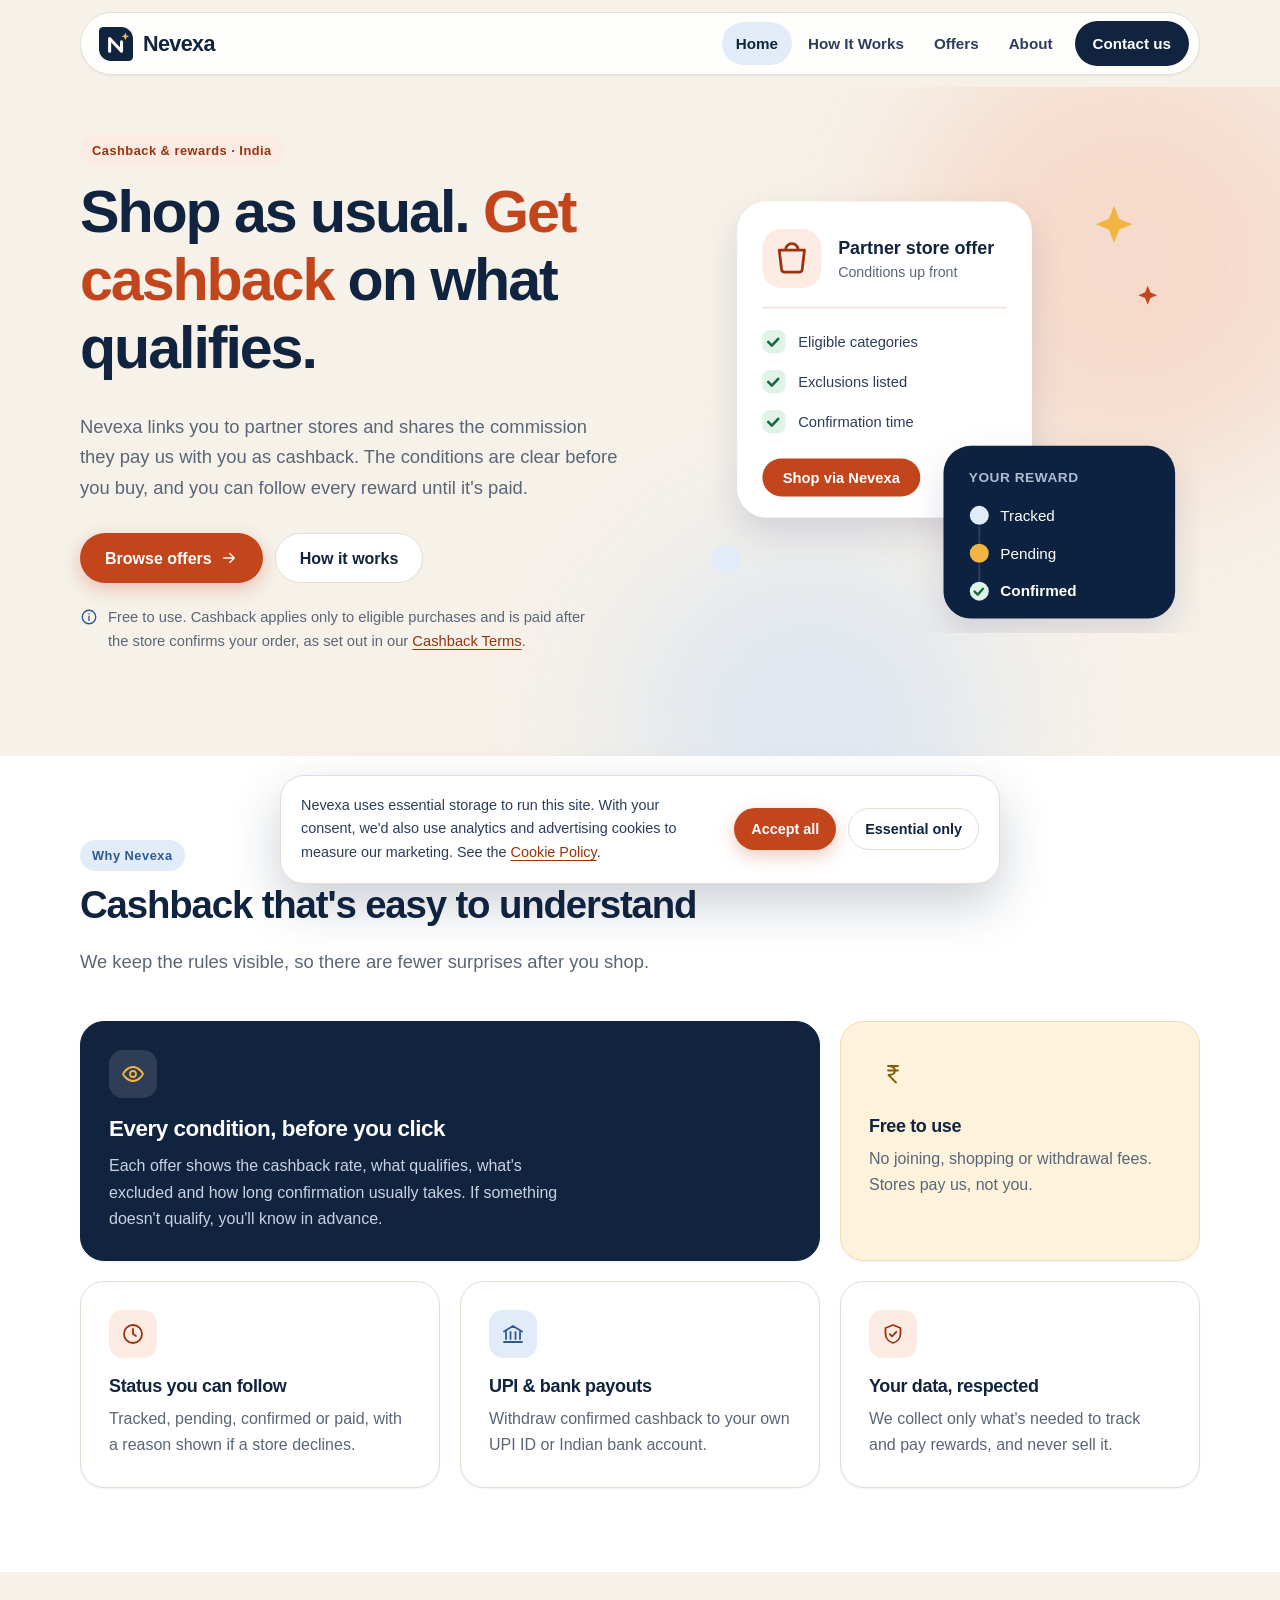
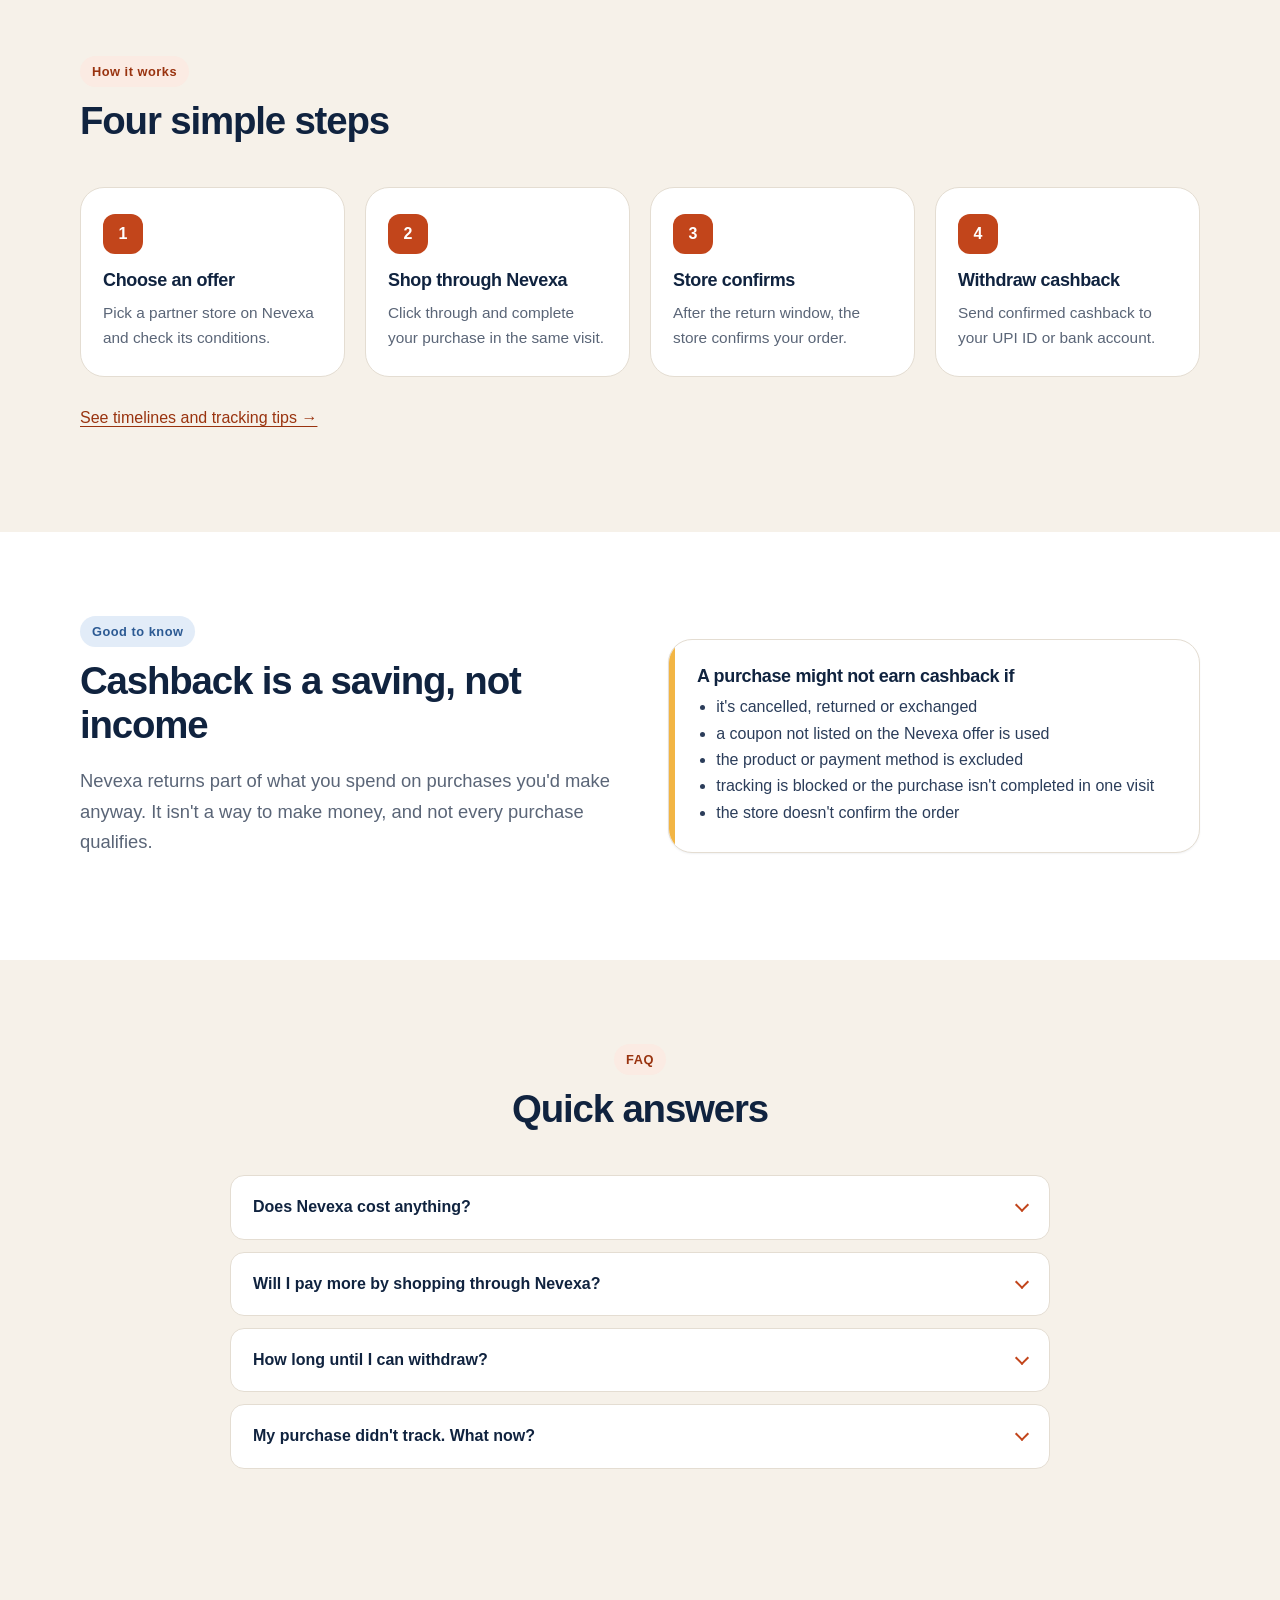
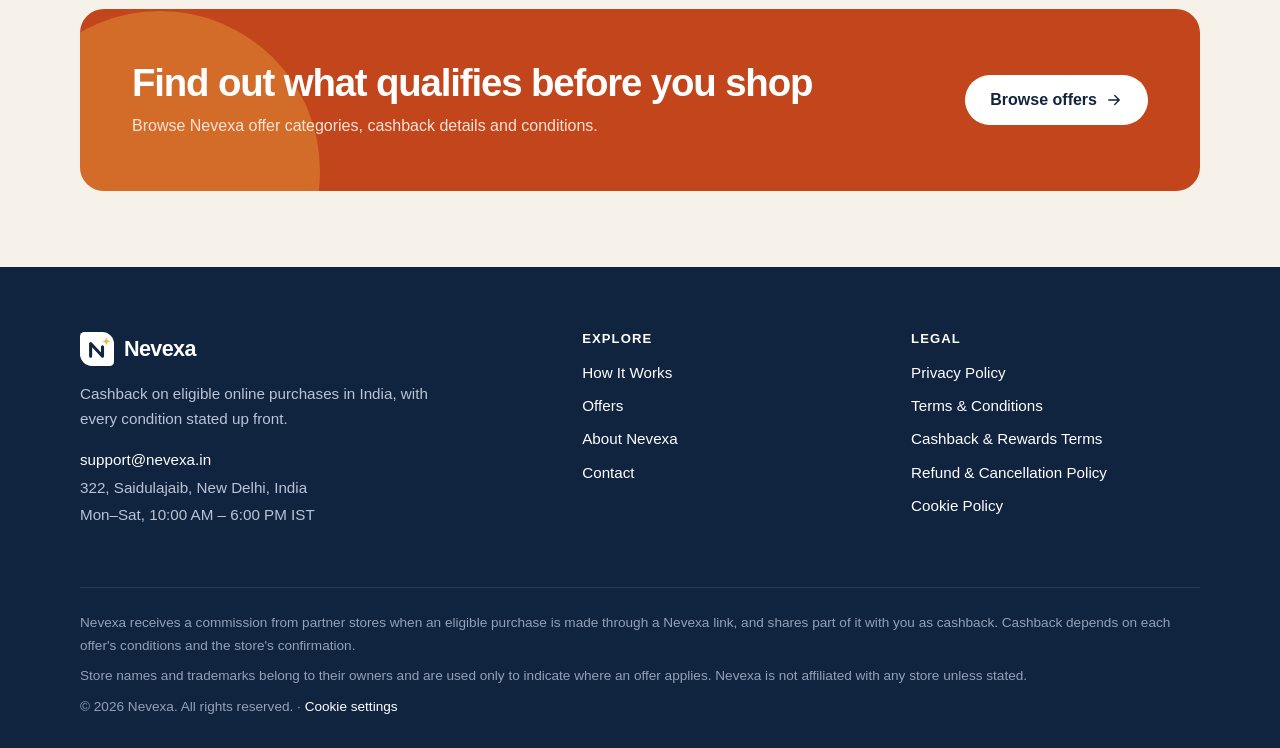
<file: index.html>
<!doctype html>
<html lang="en-IN">
<head>
<meta charset="utf-8">
<meta name="viewport" content="width=device-width, initial-scale=1">
<title>Nevexa — Cashback &amp; Rewards for Online Shopping in India</title>
<meta name="description" content="Nevexa gives you cashback on eligible purchases from partner stores in India. Clear conditions on every offer and a visible status for every reward.">
<meta name="robots" content="index, follow">
<link rel="canonical" href="https://nevexa.in/">
<meta name="theme-color" content="#10233f">
<meta property="og:type" content="website">
<meta property="og:site_name" content="Nevexa">
<meta property="og:locale" content="en_IN">
<meta property="og:title" content="Nevexa — Cashback &amp; Rewards for Online Shopping in India">
<meta property="og:description" content="Nevexa gives you cashback on eligible purchases from partner stores in India. Clear conditions on every offer and a visible status for every reward.">
<meta property="og:url" content="https://nevexa.in/">
<meta property="og:image" content="https://nevexa.in/assets/img/og-image.png">
<meta property="og:image:width" content="1200">
<meta property="og:image:height" content="630">
<meta property="og:image:alt" content="Nevexa — cashback and rewards on online shopping in India">
<meta name="twitter:card" content="summary_large_image">
<meta name="twitter:title" content="Nevexa — Cashback &amp; Rewards for Online Shopping in India">
<meta name="twitter:description" content="Nevexa gives you cashback on eligible purchases from partner stores in India. Clear conditions on every offer and a visible status for every reward.">
<meta name="twitter:image" content="https://nevexa.in/assets/img/og-image.png">
<link rel="icon" href="favicon.ico" sizes="32x32">
<link rel="icon" href="assets/img/favicon.svg" type="image/svg+xml">
<link rel="apple-touch-icon" href="assets/img/apple-touch-icon.png">
<link rel="manifest" href="site.webmanifest">
<link rel="stylesheet" href="assets/css/style.css">
<script type="application/ld+json">{"@context": "https://schema.org", "@type": "Organization", "name": "Nevexa", "url": "https://nevexa.in/", "logo": "https://nevexa.in/assets/img/logo.png", "email": "support@nevexa.in", "address": {"@type": "PostalAddress", "streetAddress": "322, Saidulajaib", "addressLocality": "New Delhi", "addressRegion": "Delhi", "addressCountry": "IN"}, "contactPoint": {"@type": "ContactPoint", "contactType": "customer support", "email": "support@nevexa.in", "areaServed": "IN", "availableLanguage": ["en", "hi"]}}</script>
</head>
<body>
<a class="skip-link" href="#main">Skip to content</a>
<header class="site-header">
  <div class="container">
    <div class="nav-shell">
      <a class="brand" href="index.html" aria-label="Nevexa home"><svg viewBox="0 0 40 40" aria-hidden="true" focusable="false"><path d="M5 0h21a14 14 0 0 1 14 14v21a5 5 0 0 1-5 5H14A14 14 0 0 1 0 26V5a5 5 0 0 1 5-5z" fill="#10233f"/><path d="M12.5 28.5v-15l14 15v-11" fill="none" stroke="#fff" stroke-width="3.6" stroke-linecap="round" stroke-linejoin="round"/><path d="M31 6.5l1.3 3.2 3.2 1.3-3.2 1.3L31 15.5l-1.3-3.2-3.2-1.3 3.2-1.3z" fill="#f2b544"/></svg><span>Nevexa</span></a>
      <button class="nav-toggle" type="button" aria-expanded="false" aria-controls="site-nav" aria-label="Open menu"><svg class="icon-open" viewBox="0 0 24 24" fill="none" stroke="currentColor" stroke-width="1.8" stroke-linecap="round" stroke-linejoin="round" aria-hidden="true" focusable="false"><path d="M4 7h16M4 12h16M4 17h16"/></svg><svg class="icon-close" viewBox="0 0 24 24" fill="none" stroke="currentColor" stroke-width="1.8" stroke-linecap="round" stroke-linejoin="round" aria-hidden="true" focusable="false"><path d="M6 6l12 12M18 6L6 18"/></svg></button>
      <nav id="site-nav" class="site-nav" aria-label="Main">
        <ul>
          <li><a href="index.html" aria-current="page">Home</a></li><li><a href="how-it-works.html">How It Works</a></li><li><a href="offers.html">Offers</a></li><li><a href="about.html">About</a></li>
          <li class="nav-cta"><a href="contact.html">Contact us</a></li>
        </ul>
      </nav>
    </div>
  </div>
</header>
<main id="main">
<section class="hero">
  <div class="container hero-grid">
    <div>
      <span class="eyebrow">Cashback &amp; rewards · India</span>
      <h1>Shop as usual. <span class="accent">Get cashback</span> on what qualifies.</h1>
      <p class="lead">Nevexa links you to partner stores and shares the commission they pay us with you as cashback. The conditions are clear before you buy, and you can follow every reward until it's paid.</p>
      <div class="btn-row">
        <a class="btn btn-primary" href="offers.html">Browse offers <svg viewBox="0 0 24 24" fill="none" stroke="currentColor" stroke-width="1.8" stroke-linecap="round" stroke-linejoin="round" aria-hidden="true" focusable="false"><path d="M5 12h14M13 6l6 6-6 6"/></svg></a>
        <a class="btn btn-outline" href="how-it-works.html">How it works</a>
      </div>
      <p class="hero-note"><svg viewBox="0 0 24 24" fill="none" stroke="currentColor" stroke-width="1.8" stroke-linecap="round" stroke-linejoin="round" aria-hidden="true" focusable="false"><circle cx="12" cy="12" r="9"/><path d="M12 11v5.5M12 7.6v.1"/></svg><span>Free to use. Cashback applies only to eligible purchases and is paid after the store confirms your order, as set out in our <a href="cashback-terms.html">Cashback Terms</a>.</span></p>
    </div>
    <div class="hero-art">
      <svg viewBox="0 0 480 440" role="img" aria-labelledby="h-art" xmlns="http://www.w3.org/2000/svg" font-family="-apple-system, BlinkMacSystemFont, 'Segoe UI', Roboto, Arial, sans-serif">
        <title id="h-art">An offer card listing its conditions, next to a reward moving from tracked to confirmed</title>
        <defs>
          <filter id="soft" x="-20%" y="-20%" width="140%" height="150%"><feDropShadow dx="0" dy="14" stdDeviation="16" flood-color="#10233f" flood-opacity=".12"/></filter>
        </defs>
        <g filter="url(#soft)">
          <rect x="40" y="30" width="280" height="300" rx="28" fill="#fff"/>
        </g>
        <rect x="64" y="56" width="56" height="56" rx="18" fill="#fbebe3"/>
        <path d="M80 76h24l-2.2 18.5a3 3 0 0 1-3 2.5H85.2a3 3 0 0 1-3-2.5L80 76zM86 76a6 6 0 0 1 12 0" fill="none" stroke="#99330f" stroke-width="2.6" stroke-linecap="round" stroke-linejoin="round"/>
        <text x="136" y="80" font-size="17" font-weight="700" fill="#10233f">Partner store offer</text>
        <text x="136" y="102" font-size="13.5" fill="#5a6577">Conditions up front</text>
        <rect x="64" y="130" width="232" height="1.5" fill="#ece3d6"/>
        <g font-size="14" fill="#2b3d5a">
          <rect x="64" y="152" width="22" height="22" rx="7" fill="#dff3e7"/><path d="M69.5 163.3l3.5 3.5 6-6.5" fill="none" stroke="#17663f" stroke-width="2.4" stroke-linecap="round" stroke-linejoin="round"/>
          <text x="98" y="168">Eligible categories</text>
          <rect x="64" y="190" width="22" height="22" rx="7" fill="#dff3e7"/><path d="M69.5 201.3l3.5 3.5 6-6.5" fill="none" stroke="#17663f" stroke-width="2.4" stroke-linecap="round" stroke-linejoin="round"/>
          <text x="98" y="206">Exclusions listed</text>
          <rect x="64" y="228" width="22" height="22" rx="7" fill="#dff3e7"/><path d="M69.5 239.3l3.5 3.5 6-6.5" fill="none" stroke="#17663f" stroke-width="2.4" stroke-linecap="round" stroke-linejoin="round"/>
          <text x="98" y="244">Confirmation time</text>
        </g>
        <rect x="64" y="274" width="150" height="36" rx="18" fill="#c2451b"/>
        <text x="139" y="297" font-size="14" font-weight="700" fill="#fff" text-anchor="middle">Shop via Nevexa</text>
        <g filter="url(#soft)">
          <rect x="236" y="262" width="220" height="164" rx="26" fill="#10233f"/>
        </g>
        <text x="260" y="296" font-size="13" font-weight="700" fill="#aebbd0" letter-spacing=".5">YOUR REWARD</text>
        <circle cx="270" cy="328" r="9" fill="#e2ecf8"/><text x="290" y="333" font-size="14.5" fill="#fff">Tracked</text>
        <rect x="269" y="338" width="2" height="18" fill="#2b3d5a"/>
        <circle cx="270" cy="364" r="9" fill="#f2b544"/><text x="290" y="369" font-size="14.5" fill="#fff">Pending</text>
        <rect x="269" y="374" width="2" height="18" fill="#2b3d5a"/>
        <circle cx="270" cy="400" r="9" fill="#dff3e7"/><path d="M265.5 400.3l3 3 5-5.5" fill="none" stroke="#17663f" stroke-width="2.2" stroke-linecap="round" stroke-linejoin="round"/><text x="290" y="405" font-size="14.5" font-weight="700" fill="#fff">Confirmed</text>
        <path d="M398 34l5 12.5 12.5 5-12.5 5L398 69l-5-12.5-12.5-5 12.5-5z" fill="#f2b544"/>
        <path d="M430 110l2.6 6.4 6.4 2.6-6.4 2.6L430 128l-2.6-6.4-6.4-2.6 6.4-2.6z" fill="#c2451b"/>
        <circle cx="30" cy="370" r="14" fill="#e2ecf8"/>
      </svg>
    </div>
  </div>
</section>

<section class="section surface" aria-labelledby="why">
  <div class="container">
    <div class="head">
      <span class="eyebrow sky">Why Nevexa</span>
      <h2 id="why">Cashback that's easy to understand</h2>
      <p class="lead">We keep the rules visible, so there are fewer surprises after you shop.</p>
    </div>
    <div class="bento">
      <div class="card"><div class="ico"><svg viewBox="0 0 24 24" fill="none" stroke="currentColor" stroke-width="1.8" stroke-linecap="round" stroke-linejoin="round" aria-hidden="true" focusable="false"><path d="M2 12s3.6-7 10-7 10 7 10 7-3.6 7-10 7S2 12 2 12z"/><circle cx="12" cy="12" r="3"/></svg></div><h3>Every condition, before you click</h3><p>Each offer shows the cashback rate, what qualifies, what's excluded and how long confirmation usually takes. If something doesn't qualify, you'll know in advance.</p></div>
      <div class="card"><div class="ico gold"><svg viewBox="0 0 24 24" fill="none" stroke="currentColor" stroke-width="1.8" stroke-linecap="round" stroke-linejoin="round" aria-hidden="true" focusable="false"><path d="M7 4h10M7 8.5h10M7 4c5 0 7 1.5 7 4.5S11.5 13 7.5 13L15 20.5"/></svg></div><h3>Free to use</h3><p>No joining, shopping or withdrawal fees. Stores pay us, not you.</p></div>
      <div class="card"><div class="ico clay"><svg viewBox="0 0 24 24" fill="none" stroke="currentColor" stroke-width="1.8" stroke-linecap="round" stroke-linejoin="round" aria-hidden="true" focusable="false"><circle cx="12" cy="12" r="9"/><path d="M12 7v5l3 2"/></svg></div><h3>Status you can follow</h3><p>Tracked, pending, confirmed or paid, with a reason shown if a store declines.</p></div>
      <div class="card"><div class="ico"><svg viewBox="0 0 24 24" fill="none" stroke="currentColor" stroke-width="1.8" stroke-linecap="round" stroke-linejoin="round" aria-hidden="true" focusable="false"><path d="M3 9.5L12 4l9 5.5M5 10v7M9.5 10v7M14.5 10v7M19 10v7M3 20h18"/></svg></div><h3>UPI &amp; bank payouts</h3><p>Withdraw confirmed cashback to your own UPI ID or Indian bank account.</p></div>
      <div class="card"><div class="ico clay"><svg viewBox="0 0 24 24" fill="none" stroke="currentColor" stroke-width="1.8" stroke-linecap="round" stroke-linejoin="round" aria-hidden="true" focusable="false"><path d="M12 3l7.5 3v5.5c0 4.6-3.2 8.3-7.5 9.5-4.3-1.2-7.5-4.9-7.5-9.5V6L12 3z"/><path d="M8.8 12.2l2.2 2.2 4.3-4.6"/></svg></div><h3>Your data, respected</h3><p>We collect only what's needed to track and pay rewards, and never sell it.</p></div>
    </div>
  </div>
</section>

<section class="section" aria-labelledby="steps">
  <div class="container">
    <div class="head">
      <span class="eyebrow">How it works</span>
      <h2 id="steps">Four simple steps</h2>
    </div>
    <ol class="steps4">
      <li><h3>Choose an offer</h3><p>Pick a partner store on Nevexa and check its conditions.</p></li>
      <li><h3>Shop through Nevexa</h3><p>Click through and complete your purchase in the same visit.</p></li>
      <li><h3>Store confirms</h3><p>After the return window, the store confirms your order.</p></li>
      <li><h3>Withdraw cashback</h3><p>Send confirmed cashback to your UPI ID or bank account.</p></li>
    </ol>
    <p class="mt"><a href="how-it-works.html">See timelines and tracking tips &rarr;</a></p>
  </div>
</section>

<section class="section surface" aria-labelledby="honest">
  <div class="container split mid">
    <div>
      <span class="eyebrow sky">Good to know</span>
      <h2 id="honest">Cashback is a saving, not income</h2>
      <p class="lead">Nevexa returns part of what you spend on purchases you'd make anyway. It isn't a way to make money, and not every purchase qualifies.</p>
    </div>
    <div class="note">
      <h3>A purchase might not earn cashback if</h3>
      <ul>
        <li>it's cancelled, returned or exchanged</li>
        <li>a coupon not listed on the Nevexa offer is used</li>
        <li>the product or payment method is excluded</li>
        <li>tracking is blocked or the purchase isn't completed in one visit</li>
        <li>the store doesn't confirm the order</li>
      </ul>
    </div>
  </div>
</section>

<section class="section" aria-labelledby="faq">
  <div class="container">
    <div class="head center">
      <span class="eyebrow">FAQ</span>
      <h2 id="faq">Quick answers</h2>
    </div>
    <div class="faq center">
      <details><summary>Does Nevexa cost anything?</summary><div><p>No. Nevexa is free. Partner stores pay us a commission for referred sales.</p></div></details>
      <details><summary>Will I pay more by shopping through Nevexa?</summary><div><p>No. The store sets the price, and it's the same as going to the store directly.</p></div></details>
      <details><summary>How long until I can withdraw?</summary><div><p>After the store confirms your order, which is usually 30 to 90 days after purchase depending on its return policy. Each offer shows the expected time.</p></div></details>
      <details><summary>My purchase didn't track. What now?</summary><div><p>If it hasn't appeared within 72 hours, <a href="contact.html">contact us</a> within 30 days of purchase with your order details, and we'll raise it with the store.</p></div></details>
    </div>
  </div>
</section>

<section class="section-sm">
  <div class="container">
    <div class="cta">
      <div>
        <h2>Find out what qualifies before you shop</h2>
        <p>Browse Nevexa offer categories, cashback details and conditions.</p>
      </div>
      <a class="btn btn-light" href="offers.html">Browse offers <svg viewBox="0 0 24 24" fill="none" stroke="currentColor" stroke-width="1.8" stroke-linecap="round" stroke-linejoin="round" aria-hidden="true" focusable="false"><path d="M5 12h14M13 6l6 6-6 6"/></svg></a>
    </div>
  </div>
</section>

</main>
<footer class="site-footer">
  <div class="container">
    <div class="footer-grid">
      <div class="footer-about">
        <a class="brand" href="index.html" aria-label="Nevexa home"><svg viewBox="0 0 40 40" aria-hidden="true" focusable="false"><path d="M5 0h21a14 14 0 0 1 14 14v21a5 5 0 0 1-5 5H14A14 14 0 0 1 0 26V5a5 5 0 0 1 5-5z" fill="#10233f"/><path d="M12.5 28.5v-15l14 15v-11" fill="none" stroke="#fff" stroke-width="3.6" stroke-linecap="round" stroke-linejoin="round"/><path d="M31 6.5l1.3 3.2 3.2 1.3-3.2 1.3L31 15.5l-1.3-3.2-3.2-1.3 3.2-1.3z" fill="#f2b544"/></svg><span>Nevexa</span></a>
        <p>Cashback on eligible online purchases in India, with every condition stated up front.</p>
        <p class="footer-contact"><a href="mailto:support@nevexa.in">support@nevexa.in</a><br>322, Saidulajaib, New Delhi, India<br>Mon–Sat, 10:00 AM – 6:00 PM IST</p>
      </div>
      <div>
        <h2>Explore</h2>
        <ul>
          <li><a href="how-it-works.html">How It Works</a></li>
          <li><a href="offers.html">Offers</a></li>
          <li><a href="about.html">About Nevexa</a></li>
          <li><a href="contact.html">Contact</a></li>
        </ul>
      </div>
      <div>
        <h2>Legal</h2>
        <ul><li><a href="privacy-policy.html">Privacy Policy</a></li><li><a href="terms.html">Terms & Conditions</a></li><li><a href="cashback-terms.html">Cashback & Rewards Terms</a></li><li><a href="refund-policy.html">Refund & Cancellation Policy</a></li><li><a href="cookie-policy.html">Cookie Policy</a></li></ul>
      </div>
    </div>
    <div class="footer-disclosure">
      <p>Nevexa receives a commission from partner stores when an eligible purchase is made through a Nevexa link, and shares part of it with you as cashback. Cashback depends on each offer's conditions and the store's confirmation.</p>
      <p>Store names and trademarks belong to their owners and are used only to indicate where an offer applies. Nevexa is not affiliated with any store unless stated.</p>
      <p>&copy; <span data-year>2026</span> Nevexa. All rights reserved. · <a href="#" data-consent-reset>Cookie settings</a></p>
    </div>
  </div>
</footer>
<div id="cookie-banner" class="cookie-banner" role="region" aria-label="Cookie consent" hidden>
  <p>Nevexa uses essential storage to run this site. With your consent, we'd also use analytics and advertising cookies to measure our marketing. See the <a href="cookie-policy.html">Cookie Policy</a>.</p>
  <div class="btn-row">
    <button type="button" class="btn btn-primary" data-consent-accept>Accept all</button>
    <button type="button" class="btn btn-outline" data-consent-reject>Essential only</button>
  </div>
</div>
<script src="assets/js/main.js" defer></script>
</body>
</html>
</file>
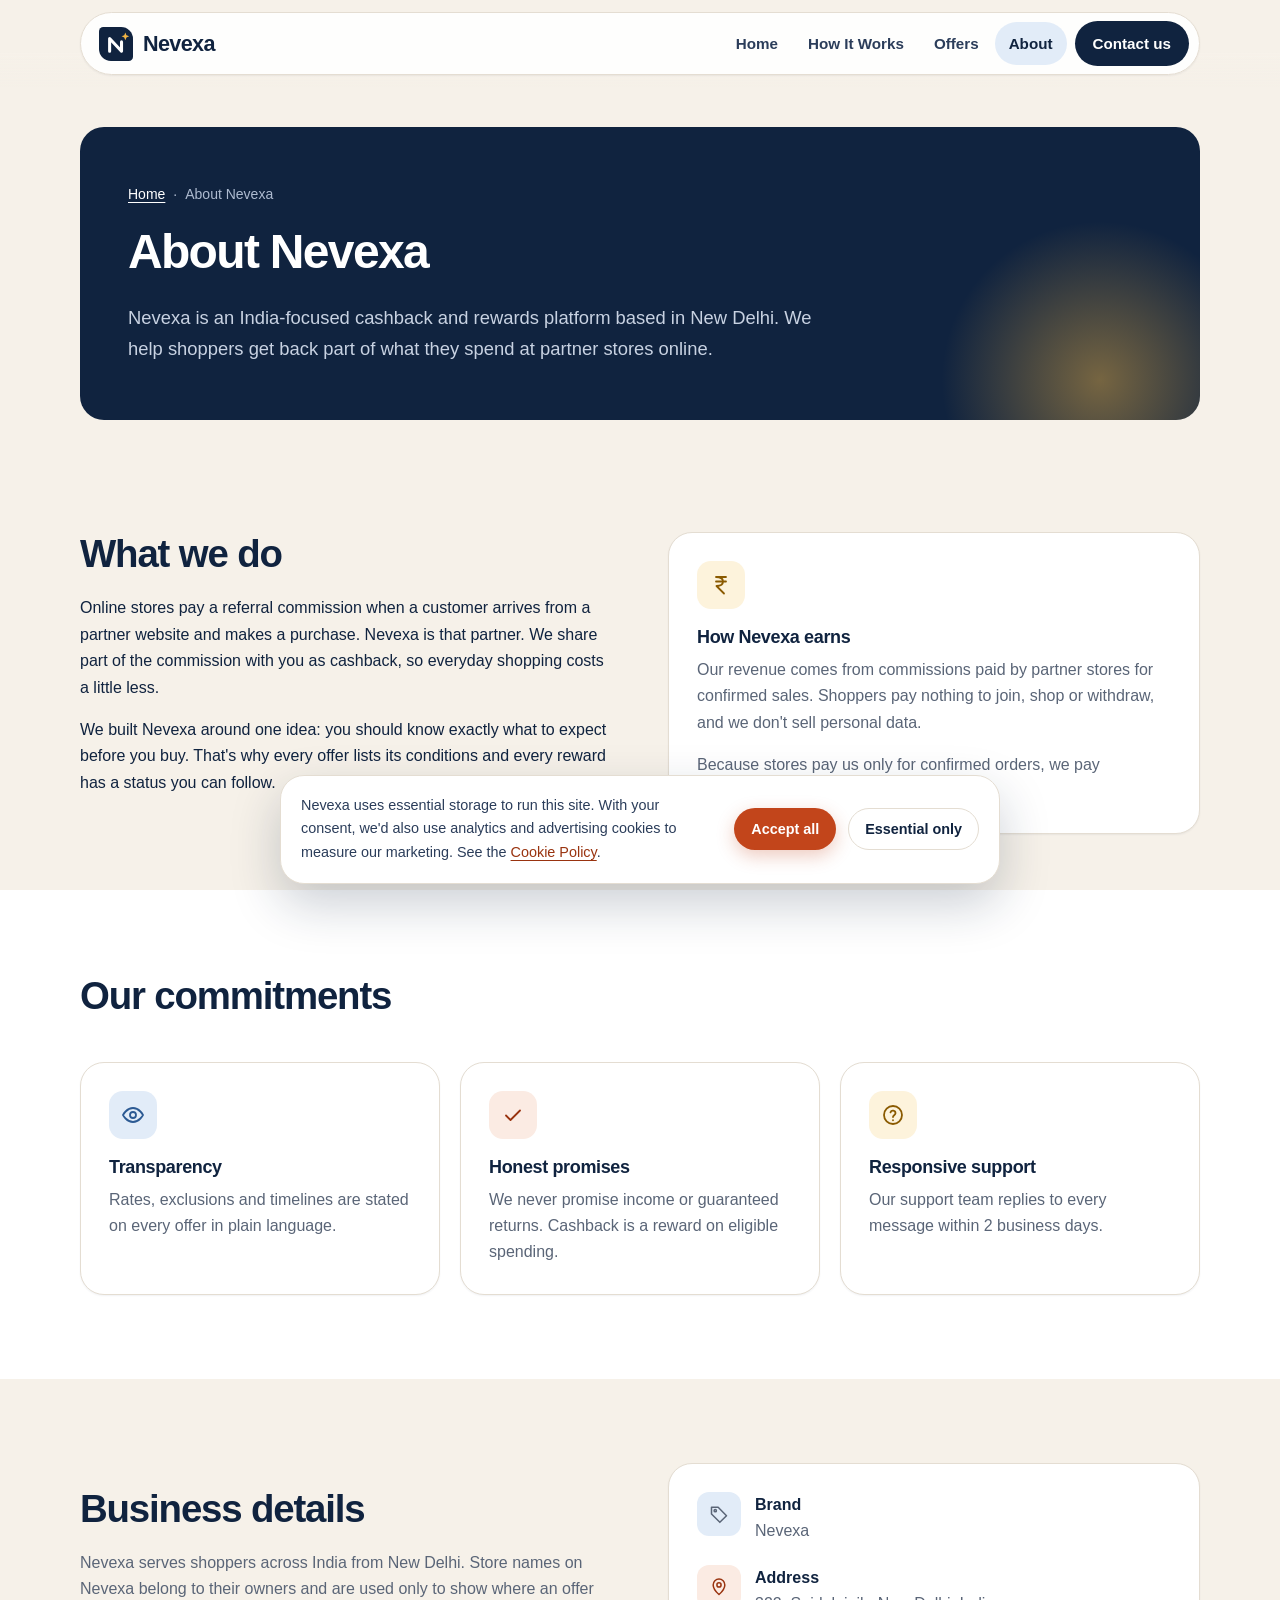
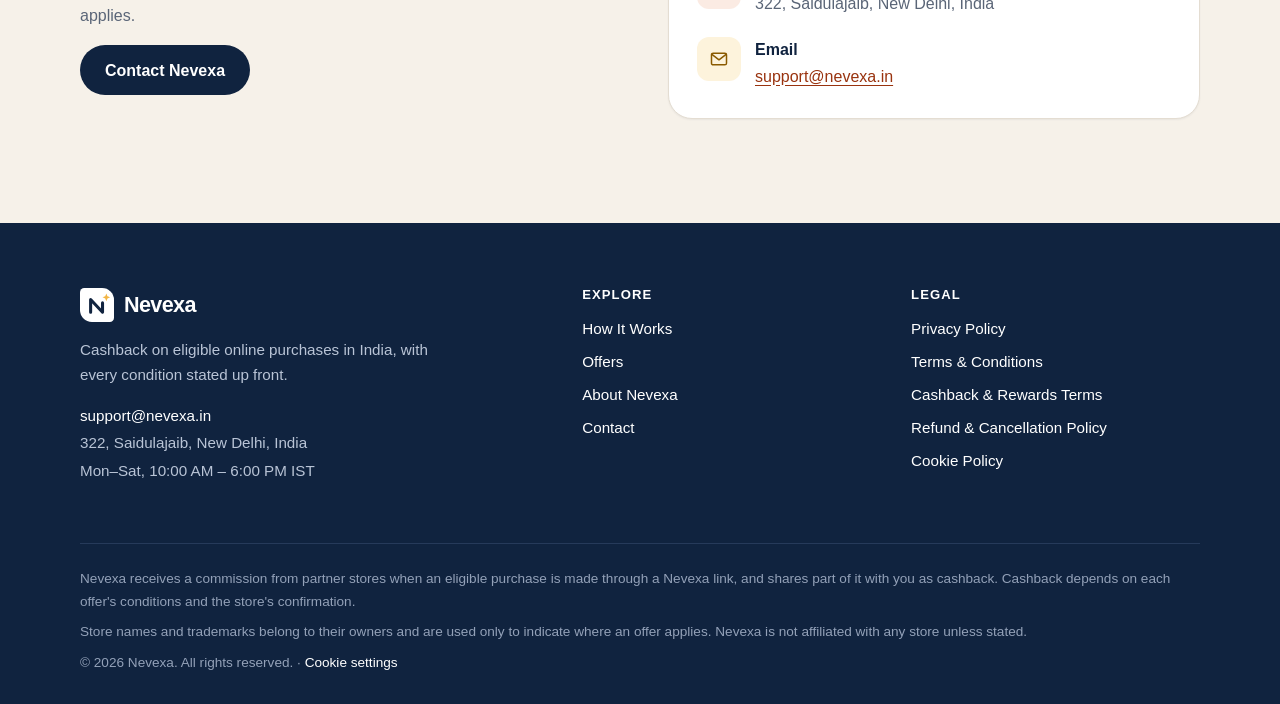
<file: about.html>
<!doctype html>
<html lang="en-IN">
<head>
<meta charset="utf-8">
<meta name="viewport" content="width=device-width, initial-scale=1">
<title>About Nevexa — India-Focused Cashback &amp; Rewards</title>
<meta name="description" content="Nevexa is an India-focused cashback and rewards platform based in New Delhi. Learn how we work and how we earn.">
<meta name="robots" content="index, follow">
<link rel="canonical" href="https://nevexa.in/about.html">
<meta name="theme-color" content="#10233f">
<meta property="og:type" content="website">
<meta property="og:site_name" content="Nevexa">
<meta property="og:locale" content="en_IN">
<meta property="og:title" content="About Nevexa — India-Focused Cashback &amp; Rewards">
<meta property="og:description" content="Nevexa is an India-focused cashback and rewards platform based in New Delhi. Learn how we work and how we earn.">
<meta property="og:url" content="https://nevexa.in/about.html">
<meta property="og:image" content="https://nevexa.in/assets/img/og-image.png">
<meta property="og:image:width" content="1200">
<meta property="og:image:height" content="630">
<meta property="og:image:alt" content="Nevexa — cashback and rewards on online shopping in India">
<meta name="twitter:card" content="summary_large_image">
<meta name="twitter:title" content="About Nevexa — India-Focused Cashback &amp; Rewards">
<meta name="twitter:description" content="Nevexa is an India-focused cashback and rewards platform based in New Delhi. Learn how we work and how we earn.">
<meta name="twitter:image" content="https://nevexa.in/assets/img/og-image.png">
<link rel="icon" href="favicon.ico" sizes="32x32">
<link rel="icon" href="assets/img/favicon.svg" type="image/svg+xml">
<link rel="apple-touch-icon" href="assets/img/apple-touch-icon.png">
<link rel="manifest" href="site.webmanifest">
<link rel="stylesheet" href="assets/css/style.css">

</head>
<body>
<a class="skip-link" href="#main">Skip to content</a>
<header class="site-header">
  <div class="container">
    <div class="nav-shell">
      <a class="brand" href="index.html" aria-label="Nevexa home"><svg viewBox="0 0 40 40" aria-hidden="true" focusable="false"><path d="M5 0h21a14 14 0 0 1 14 14v21a5 5 0 0 1-5 5H14A14 14 0 0 1 0 26V5a5 5 0 0 1 5-5z" fill="#10233f"/><path d="M12.5 28.5v-15l14 15v-11" fill="none" stroke="#fff" stroke-width="3.6" stroke-linecap="round" stroke-linejoin="round"/><path d="M31 6.5l1.3 3.2 3.2 1.3-3.2 1.3L31 15.5l-1.3-3.2-3.2-1.3 3.2-1.3z" fill="#f2b544"/></svg><span>Nevexa</span></a>
      <button class="nav-toggle" type="button" aria-expanded="false" aria-controls="site-nav" aria-label="Open menu"><svg class="icon-open" viewBox="0 0 24 24" fill="none" stroke="currentColor" stroke-width="1.8" stroke-linecap="round" stroke-linejoin="round" aria-hidden="true" focusable="false"><path d="M4 7h16M4 12h16M4 17h16"/></svg><svg class="icon-close" viewBox="0 0 24 24" fill="none" stroke="currentColor" stroke-width="1.8" stroke-linecap="round" stroke-linejoin="round" aria-hidden="true" focusable="false"><path d="M6 6l12 12M18 6L6 18"/></svg></button>
      <nav id="site-nav" class="site-nav" aria-label="Main">
        <ul>
          <li><a href="index.html">Home</a></li><li><a href="how-it-works.html">How It Works</a></li><li><a href="offers.html">Offers</a></li><li><a href="about.html" aria-current="page">About</a></li>
          <li class="nav-cta"><a href="contact.html">Contact us</a></li>
        </ul>
      </nav>
    </div>
  </div>
</header>
<main id="main">
<section class="page-head">
  <div class="container"><div class="panel">
    <nav class="crumbs" aria-label="Breadcrumb"><ol><li><a href="index.html">Home</a></li><li aria-current="page">About Nevexa</li></ol></nav>
    <h1>About Nevexa</h1>
    <p class="lead">Nevexa is an India-focused cashback and rewards platform based in New Delhi. We help shoppers get back part of what they spend at partner stores online.</p>
  </div></div>
</section>

<section class="section-sm" aria-labelledby="what">
  <div class="container split">
    <div>
      <h2 id="what">What we do</h2>
      <p>Online stores pay a referral commission when a customer arrives from a partner website and makes a purchase. Nevexa is that partner. We share part of the commission with you as cashback, so everyday shopping costs a little less.</p>
      <p>We built Nevexa around one idea: you should know exactly what to expect before you buy. That's why every offer lists its conditions and every reward has a status you can follow.</p>
    </div>
    <div class="card">
      <div class="ico gold"><svg viewBox="0 0 24 24" fill="none" stroke="currentColor" stroke-width="1.8" stroke-linecap="round" stroke-linejoin="round" aria-hidden="true" focusable="false"><path d="M7 4h10M7 8.5h10M7 4c5 0 7 1.5 7 4.5S11.5 13 7.5 13L15 20.5"/></svg></div>
      <h3>How Nevexa earns</h3>
      <p>Our revenue comes from commissions paid by partner stores for confirmed sales. Shoppers pay nothing to join, shop or withdraw, and we don't sell personal data.</p>
      <p>Because stores pay us only for confirmed orders, we pay cashback only on confirmed orders.</p>
    </div>
  </div>
</section>

<section class="section surface" aria-labelledby="values">
  <div class="container">
    <div class="head"><h2 id="values">Our commitments</h2></div>
    <div class="grid g3">
      <div class="card"><div class="ico"><svg viewBox="0 0 24 24" fill="none" stroke="currentColor" stroke-width="1.8" stroke-linecap="round" stroke-linejoin="round" aria-hidden="true" focusable="false"><path d="M2 12s3.6-7 10-7 10 7 10 7-3.6 7-10 7S2 12 2 12z"/><circle cx="12" cy="12" r="3"/></svg></div><h3>Transparency</h3><p>Rates, exclusions and timelines are stated on every offer in plain language.</p></div>
      <div class="card"><div class="ico clay"><svg viewBox="0 0 24 24" fill="none" stroke="currentColor" stroke-width="1.8" stroke-linecap="round" stroke-linejoin="round" aria-hidden="true" focusable="false"><path d="M5 12.5l4.5 4.5L19 7.5"/></svg></div><h3>Honest promises</h3><p>We never promise income or guaranteed returns. Cashback is a reward on eligible spending.</p></div>
      <div class="card"><div class="ico gold"><svg viewBox="0 0 24 24" fill="none" stroke="currentColor" stroke-width="1.8" stroke-linecap="round" stroke-linejoin="round" aria-hidden="true" focusable="false"><circle cx="12" cy="12" r="9"/><path d="M9.5 9.3a2.6 2.6 0 0 1 5 .9c0 1.8-2.5 2.3-2.5 3.8M12 17.2v.1"/></svg></div><h3>Responsive support</h3><p>Our support team replies to every message within 2 business days.</p></div>
    </div>
  </div>
</section>

<section class="section" aria-labelledby="biz">
  <div class="container split mid">
    <div>
      <h2 id="biz">Business details</h2>
      <p class="muted">Nevexa serves shoppers across India from New Delhi. Store names on Nevexa belong to their owners and are used only to show where an offer applies.</p>
      <a class="btn btn-navy" href="contact.html">Contact Nevexa</a>
    </div>
    <div class="card">
      <ul class="info">
        <li><span class="ico"><svg viewBox="0 0 24 24" fill="none" stroke="currentColor" stroke-width="1.8" stroke-linecap="round" stroke-linejoin="round" aria-hidden="true" focusable="false"><path d="M3 12V4h8l10 10-8 8L3 12z"/><circle cx="7.5" cy="8" r="1.4"/></svg></span><div><strong>Brand</strong><span>Nevexa</span></div></li>
        <li><span class="ico clay"><svg viewBox="0 0 24 24" fill="none" stroke="currentColor" stroke-width="1.8" stroke-linecap="round" stroke-linejoin="round" aria-hidden="true" focusable="false"><path d="M12 21s-7-6.2-7-11.5a7 7 0 0 1 14 0C19 14.8 12 21 12 21z"/><circle cx="12" cy="9.5" r="2.5"/></svg></span><div><strong>Address</strong><span>322, Saidulajaib, New Delhi, India</span></div></li>
        <li><span class="ico gold"><svg viewBox="0 0 24 24" fill="none" stroke="currentColor" stroke-width="1.8" stroke-linecap="round" stroke-linejoin="round" aria-hidden="true" focusable="false"><rect x="3" y="5" width="18" height="14" rx="2"/><path d="M3.5 6.5l8.5 6.5 8.5-6.5"/></svg></span><div><strong>Email</strong><a href="mailto:support@nevexa.in">support@nevexa.in</a></div></li>
      </ul>
    </div>
  </div>
</section>

</main>
<footer class="site-footer">
  <div class="container">
    <div class="footer-grid">
      <div class="footer-about">
        <a class="brand" href="index.html" aria-label="Nevexa home"><svg viewBox="0 0 40 40" aria-hidden="true" focusable="false"><path d="M5 0h21a14 14 0 0 1 14 14v21a5 5 0 0 1-5 5H14A14 14 0 0 1 0 26V5a5 5 0 0 1 5-5z" fill="#10233f"/><path d="M12.5 28.5v-15l14 15v-11" fill="none" stroke="#fff" stroke-width="3.6" stroke-linecap="round" stroke-linejoin="round"/><path d="M31 6.5l1.3 3.2 3.2 1.3-3.2 1.3L31 15.5l-1.3-3.2-3.2-1.3 3.2-1.3z" fill="#f2b544"/></svg><span>Nevexa</span></a>
        <p>Cashback on eligible online purchases in India, with every condition stated up front.</p>
        <p class="footer-contact"><a href="mailto:support@nevexa.in">support@nevexa.in</a><br>322, Saidulajaib, New Delhi, India<br>Mon–Sat, 10:00 AM – 6:00 PM IST</p>
      </div>
      <div>
        <h2>Explore</h2>
        <ul>
          <li><a href="how-it-works.html">How It Works</a></li>
          <li><a href="offers.html">Offers</a></li>
          <li><a href="about.html">About Nevexa</a></li>
          <li><a href="contact.html">Contact</a></li>
        </ul>
      </div>
      <div>
        <h2>Legal</h2>
        <ul><li><a href="privacy-policy.html">Privacy Policy</a></li><li><a href="terms.html">Terms & Conditions</a></li><li><a href="cashback-terms.html">Cashback & Rewards Terms</a></li><li><a href="refund-policy.html">Refund & Cancellation Policy</a></li><li><a href="cookie-policy.html">Cookie Policy</a></li></ul>
      </div>
    </div>
    <div class="footer-disclosure">
      <p>Nevexa receives a commission from partner stores when an eligible purchase is made through a Nevexa link, and shares part of it with you as cashback. Cashback depends on each offer's conditions and the store's confirmation.</p>
      <p>Store names and trademarks belong to their owners and are used only to indicate where an offer applies. Nevexa is not affiliated with any store unless stated.</p>
      <p>&copy; <span data-year>2026</span> Nevexa. All rights reserved. · <a href="#" data-consent-reset>Cookie settings</a></p>
    </div>
  </div>
</footer>
<div id="cookie-banner" class="cookie-banner" role="region" aria-label="Cookie consent" hidden>
  <p>Nevexa uses essential storage to run this site. With your consent, we'd also use analytics and advertising cookies to measure our marketing. See the <a href="cookie-policy.html">Cookie Policy</a>.</p>
  <div class="btn-row">
    <button type="button" class="btn btn-primary" data-consent-accept>Accept all</button>
    <button type="button" class="btn btn-outline" data-consent-reject>Essential only</button>
  </div>
</div>
<script src="assets/js/main.js" defer></script>
</body>
</html>
</file>
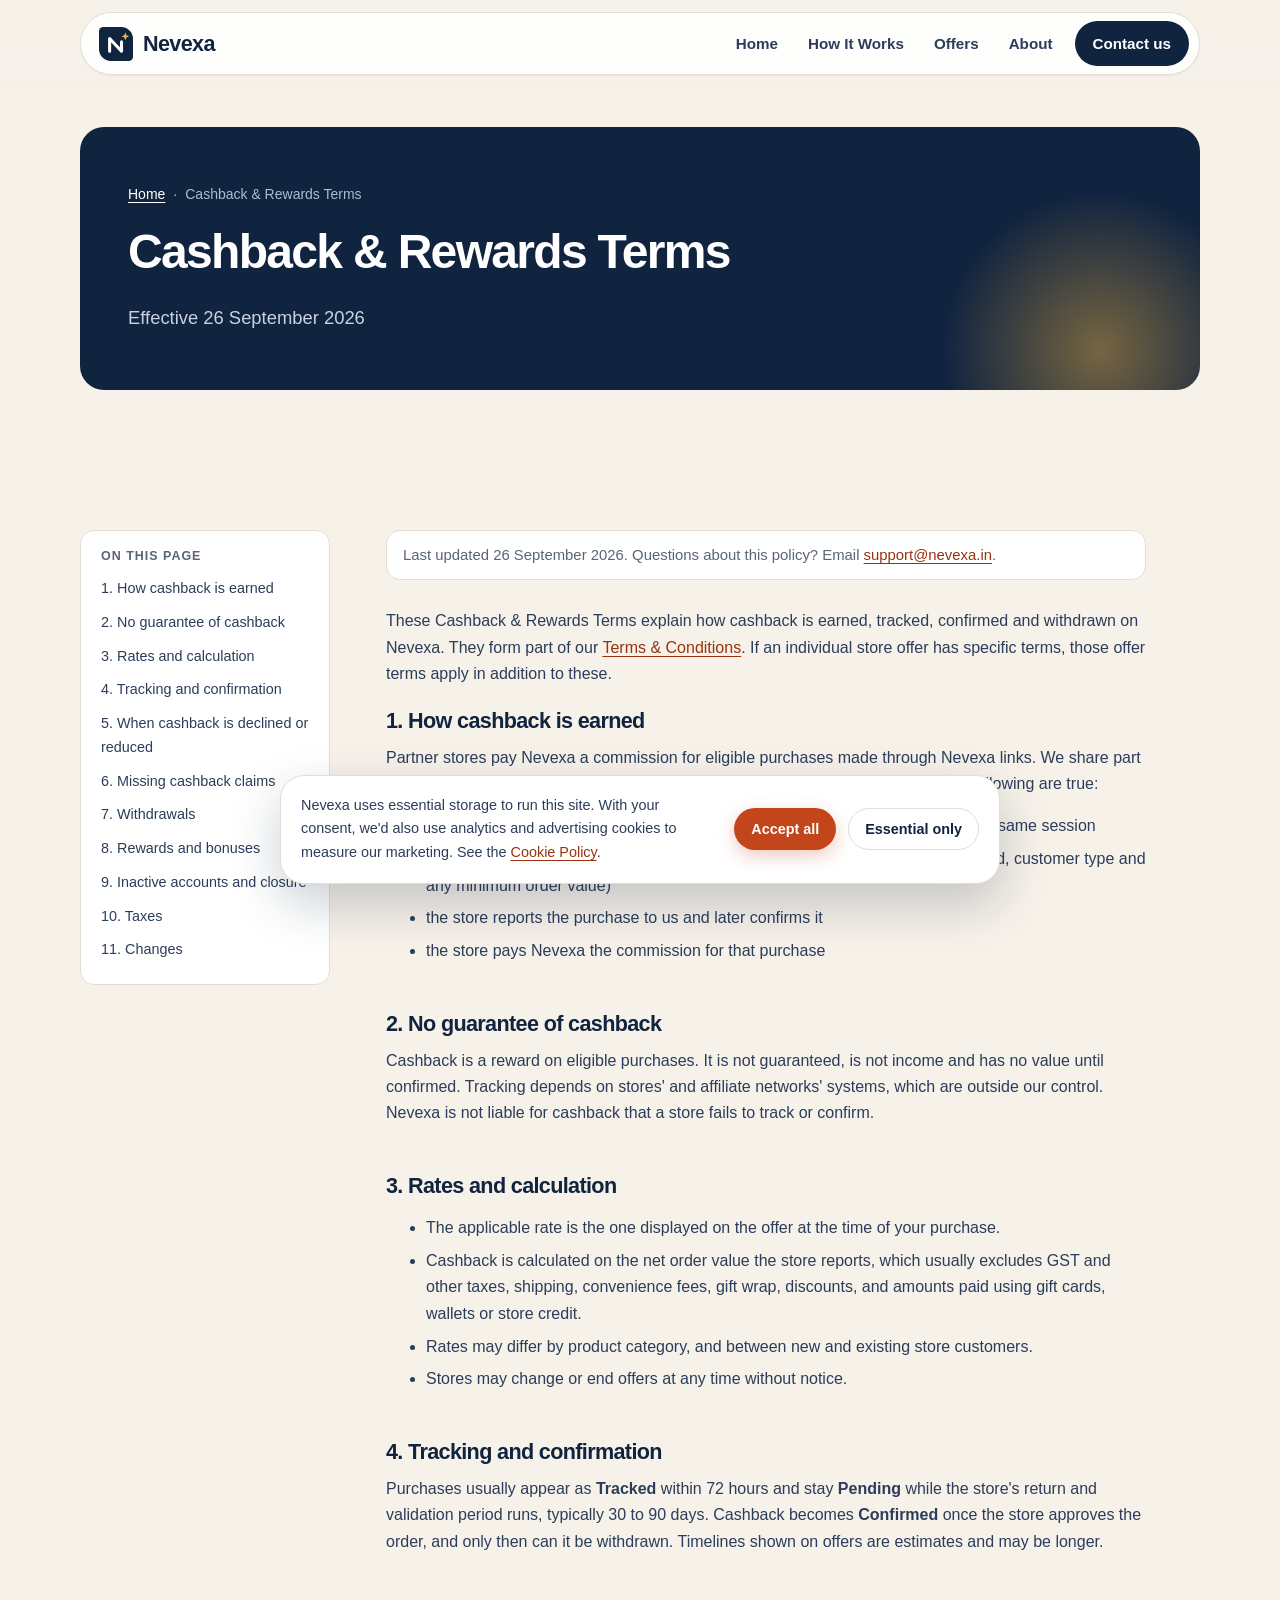
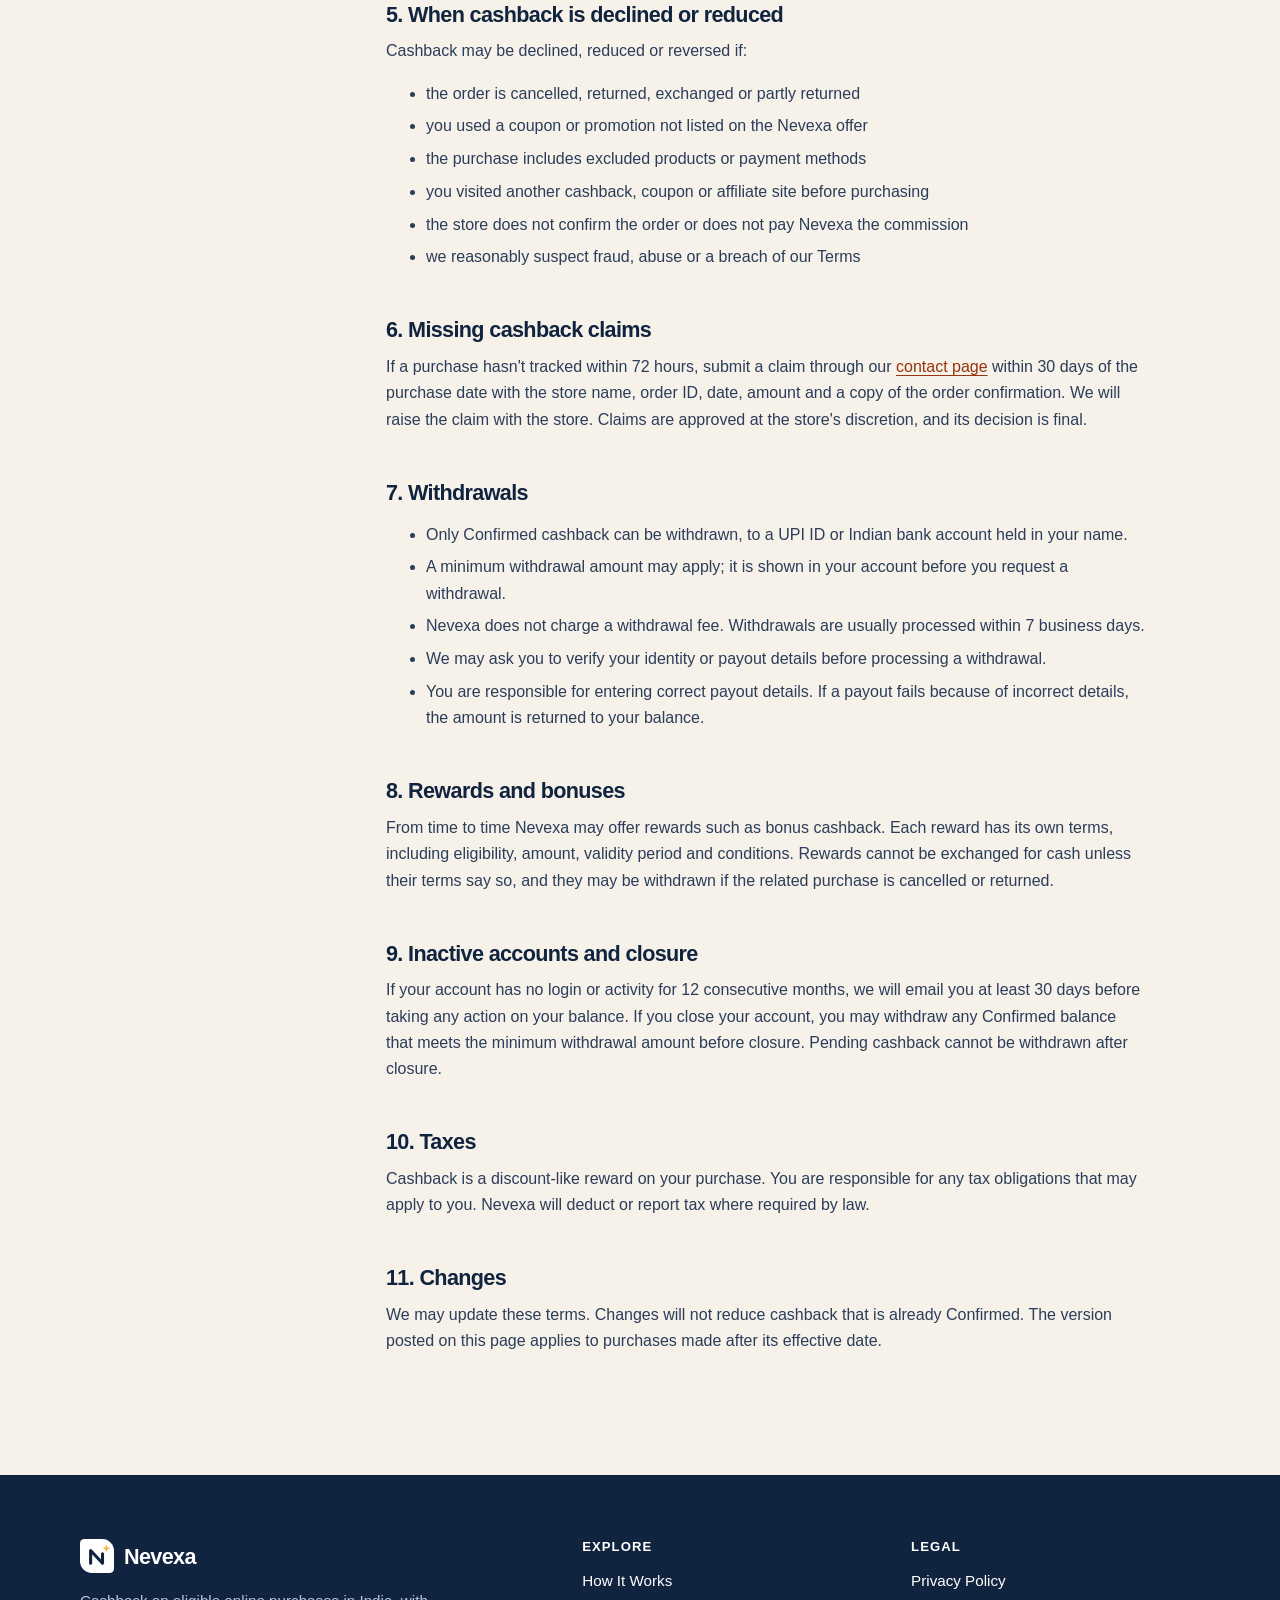
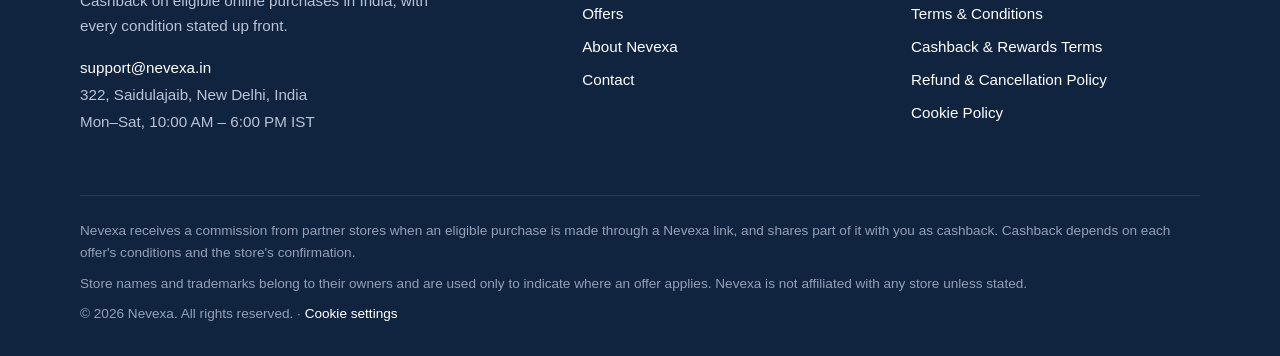
<file: cashback-terms.html>
<!doctype html>
<html lang="en-IN">
<head>
<meta charset="utf-8">
<meta name="viewport" content="width=device-width, initial-scale=1">
<title>Cashback &amp; Rewards Terms — Nevexa</title>
<meta name="description" content="How Nevexa cashback and rewards are earned, tracked, confirmed, declined and withdrawn.">
<meta name="robots" content="index, follow">
<link rel="canonical" href="https://nevexa.in/cashback-terms.html">
<meta name="theme-color" content="#10233f">
<meta property="og:type" content="website">
<meta property="og:site_name" content="Nevexa">
<meta property="og:locale" content="en_IN">
<meta property="og:title" content="Cashback &amp; Rewards Terms — Nevexa">
<meta property="og:description" content="How Nevexa cashback and rewards are earned, tracked, confirmed, declined and withdrawn.">
<meta property="og:url" content="https://nevexa.in/cashback-terms.html">
<meta property="og:image" content="https://nevexa.in/assets/img/og-image.png">
<meta property="og:image:width" content="1200">
<meta property="og:image:height" content="630">
<meta property="og:image:alt" content="Nevexa — cashback and rewards on online shopping in India">
<meta name="twitter:card" content="summary_large_image">
<meta name="twitter:title" content="Cashback &amp; Rewards Terms — Nevexa">
<meta name="twitter:description" content="How Nevexa cashback and rewards are earned, tracked, confirmed, declined and withdrawn.">
<meta name="twitter:image" content="https://nevexa.in/assets/img/og-image.png">
<link rel="icon" href="favicon.ico" sizes="32x32">
<link rel="icon" href="assets/img/favicon.svg" type="image/svg+xml">
<link rel="apple-touch-icon" href="assets/img/apple-touch-icon.png">
<link rel="manifest" href="site.webmanifest">
<link rel="stylesheet" href="assets/css/style.css">

</head>
<body>
<a class="skip-link" href="#main">Skip to content</a>
<header class="site-header">
  <div class="container">
    <div class="nav-shell">
      <a class="brand" href="index.html" aria-label="Nevexa home"><svg viewBox="0 0 40 40" aria-hidden="true" focusable="false"><path d="M5 0h21a14 14 0 0 1 14 14v21a5 5 0 0 1-5 5H14A14 14 0 0 1 0 26V5a5 5 0 0 1 5-5z" fill="#10233f"/><path d="M12.5 28.5v-15l14 15v-11" fill="none" stroke="#fff" stroke-width="3.6" stroke-linecap="round" stroke-linejoin="round"/><path d="M31 6.5l1.3 3.2 3.2 1.3-3.2 1.3L31 15.5l-1.3-3.2-3.2-1.3 3.2-1.3z" fill="#f2b544"/></svg><span>Nevexa</span></a>
      <button class="nav-toggle" type="button" aria-expanded="false" aria-controls="site-nav" aria-label="Open menu"><svg class="icon-open" viewBox="0 0 24 24" fill="none" stroke="currentColor" stroke-width="1.8" stroke-linecap="round" stroke-linejoin="round" aria-hidden="true" focusable="false"><path d="M4 7h16M4 12h16M4 17h16"/></svg><svg class="icon-close" viewBox="0 0 24 24" fill="none" stroke="currentColor" stroke-width="1.8" stroke-linecap="round" stroke-linejoin="round" aria-hidden="true" focusable="false"><path d="M6 6l12 12M18 6L6 18"/></svg></button>
      <nav id="site-nav" class="site-nav" aria-label="Main">
        <ul>
          <li><a href="index.html">Home</a></li><li><a href="how-it-works.html">How It Works</a></li><li><a href="offers.html">Offers</a></li><li><a href="about.html">About</a></li>
          <li class="nav-cta"><a href="contact.html">Contact us</a></li>
        </ul>
      </nav>
    </div>
  </div>
</header>
<main id="main">
<section class="page-head">
  <div class="container"><div class="panel">
    <nav class="crumbs" aria-label="Breadcrumb"><ol><li><a href="index.html">Home</a></li><li aria-current="page">Cashback &amp; Rewards Terms</li></ol></nav>
    <h1>Cashback &amp; Rewards Terms</h1>
    <p class="lead">Effective 26 September 2026</p>
  </div></div>
</section>
<section class="section">
  <div class="container legal-layout">
    <aside class="toc" aria-label="On this page"><h2>On this page</h2><ol><li><a href="#how-earned">1. How cashback is earned</a></li><li><a href="#not-guaranteed">2. No guarantee of cashback</a></li><li><a href="#rates">3. Rates and calculation</a></li><li><a href="#statuses">4. Tracking and confirmation</a></li><li><a href="#declined">5. When cashback is declined or reduced</a></li><li><a href="#missing">6. Missing cashback claims</a></li><li><a href="#withdrawals">7. Withdrawals</a></li><li><a href="#rewards">8. Rewards and bonuses</a></li><li><a href="#expiry">9. Inactive accounts and closure</a></li><li><a href="#tax">10. Taxes</a></li><li><a href="#changes">11. Changes</a></li></ol></aside>
    <article class="prose">
      <p class="meta">Last updated 26 September 2026. Questions about this policy? Email <a href="mailto:support@nevexa.in">support@nevexa.in</a>.</p>
      <p>These Cashback &amp; Rewards Terms explain how cashback is earned, tracked, confirmed and withdrawn on Nevexa. They form part of our <a href="terms.html">Terms &amp; Conditions</a>. If an individual store offer has specific terms, those offer terms apply in addition to these.</p>

<h2 id="how-earned">1. How cashback is earned</h2>
<p>Partner stores pay Nevexa a commission for eligible purchases made through Nevexa links. We share part of that commission with you as cashback. Cashback is earned only when all of the following are true:</p>
<ul>
  <li>you clicked through to the store from Nevexa and completed the purchase in the same session</li>
  <li>the purchase meets the offer's terms (eligible products, platform, payment method, customer type and any minimum order value)</li>
  <li>the store reports the purchase to us and later confirms it</li>
  <li>the store pays Nevexa the commission for that purchase</li>
</ul>

<h2 id="not-guaranteed">2. No guarantee of cashback</h2>
<p>Cashback is a reward on eligible purchases. It is not guaranteed, is not income and has no value until confirmed. Tracking depends on stores' and affiliate networks' systems, which are outside our control. Nevexa is not liable for cashback that a store fails to track or confirm.</p>

<h2 id="rates">3. Rates and calculation</h2>
<ul>
  <li>The applicable rate is the one displayed on the offer at the time of your purchase.</li>
  <li>Cashback is calculated on the net order value the store reports, which usually excludes GST and other taxes, shipping, convenience fees, gift wrap, discounts, and amounts paid using gift cards, wallets or store credit.</li>
  <li>Rates may differ by product category, and between new and existing store customers.</li>
  <li>Stores may change or end offers at any time without notice.</li>
</ul>

<h2 id="statuses">4. Tracking and confirmation</h2>
<p>Purchases usually appear as <strong>Tracked</strong> within 72 hours and stay <strong>Pending</strong> while the store's return and validation period runs, typically 30 to 90 days. Cashback becomes <strong>Confirmed</strong> once the store approves the order, and only then can it be withdrawn. Timelines shown on offers are estimates and may be longer.</p>

<h2 id="declined">5. When cashback is declined or reduced</h2>
<p>Cashback may be declined, reduced or reversed if:</p>
<ul>
  <li>the order is cancelled, returned, exchanged or partly returned</li>
  <li>you used a coupon or promotion not listed on the Nevexa offer</li>
  <li>the purchase includes excluded products or payment methods</li>
  <li>you visited another cashback, coupon or affiliate site before purchasing</li>
  <li>the store does not confirm the order or does not pay Nevexa the commission</li>
  <li>we reasonably suspect fraud, abuse or a breach of our Terms</li>
</ul>

<h2 id="missing">6. Missing cashback claims</h2>
<p>If a purchase hasn't tracked within 72 hours, submit a claim through our <a href="contact.html">contact page</a> within 30 days of the purchase date with the store name, order ID, date, amount and a copy of the order confirmation. We will raise the claim with the store. Claims are approved at the store's discretion, and its decision is final.</p>

<h2 id="withdrawals">7. Withdrawals</h2>
<ul>
  <li>Only Confirmed cashback can be withdrawn, to a UPI ID or Indian bank account held in your name.</li>
  <li>A minimum withdrawal amount may apply; it is shown in your account before you request a withdrawal.</li>
  <li>Nevexa does not charge a withdrawal fee. Withdrawals are usually processed within 7 business days.</li>
  <li>We may ask you to verify your identity or payout details before processing a withdrawal.</li>
  <li>You are responsible for entering correct payout details. If a payout fails because of incorrect details, the amount is returned to your balance.</li>
</ul>

<h2 id="rewards">8. Rewards and bonuses</h2>
<p>From time to time Nevexa may offer rewards such as bonus cashback. Each reward has its own terms, including eligibility, amount, validity period and conditions. Rewards cannot be exchanged for cash unless their terms say so, and they may be withdrawn if the related purchase is cancelled or returned.</p>

<h2 id="expiry">9. Inactive accounts and closure</h2>
<p>If your account has no login or activity for 12 consecutive months, we will email you at least 30 days before taking any action on your balance. If you close your account, you may withdraw any Confirmed balance that meets the minimum withdrawal amount before closure. Pending cashback cannot be withdrawn after closure.</p>

<h2 id="tax">10. Taxes</h2>
<p>Cashback is a discount-like reward on your purchase. You are responsible for any tax obligations that may apply to you. Nevexa will deduct or report tax where required by law.</p>

<h2 id="changes">11. Changes</h2>
<p>We may update these terms. Changes will not reduce cashback that is already Confirmed. The version posted on this page applies to purchases made after its effective date.</p>

    </article>
  </div>
</section>
</main>
<footer class="site-footer">
  <div class="container">
    <div class="footer-grid">
      <div class="footer-about">
        <a class="brand" href="index.html" aria-label="Nevexa home"><svg viewBox="0 0 40 40" aria-hidden="true" focusable="false"><path d="M5 0h21a14 14 0 0 1 14 14v21a5 5 0 0 1-5 5H14A14 14 0 0 1 0 26V5a5 5 0 0 1 5-5z" fill="#10233f"/><path d="M12.5 28.5v-15l14 15v-11" fill="none" stroke="#fff" stroke-width="3.6" stroke-linecap="round" stroke-linejoin="round"/><path d="M31 6.5l1.3 3.2 3.2 1.3-3.2 1.3L31 15.5l-1.3-3.2-3.2-1.3 3.2-1.3z" fill="#f2b544"/></svg><span>Nevexa</span></a>
        <p>Cashback on eligible online purchases in India, with every condition stated up front.</p>
        <p class="footer-contact"><a href="mailto:support@nevexa.in">support@nevexa.in</a><br>322, Saidulajaib, New Delhi, India<br>Mon–Sat, 10:00 AM – 6:00 PM IST</p>
      </div>
      <div>
        <h2>Explore</h2>
        <ul>
          <li><a href="how-it-works.html">How It Works</a></li>
          <li><a href="offers.html">Offers</a></li>
          <li><a href="about.html">About Nevexa</a></li>
          <li><a href="contact.html">Contact</a></li>
        </ul>
      </div>
      <div>
        <h2>Legal</h2>
        <ul><li><a href="privacy-policy.html">Privacy Policy</a></li><li><a href="terms.html">Terms & Conditions</a></li><li><a href="cashback-terms.html">Cashback & Rewards Terms</a></li><li><a href="refund-policy.html">Refund & Cancellation Policy</a></li><li><a href="cookie-policy.html">Cookie Policy</a></li></ul>
      </div>
    </div>
    <div class="footer-disclosure">
      <p>Nevexa receives a commission from partner stores when an eligible purchase is made through a Nevexa link, and shares part of it with you as cashback. Cashback depends on each offer's conditions and the store's confirmation.</p>
      <p>Store names and trademarks belong to their owners and are used only to indicate where an offer applies. Nevexa is not affiliated with any store unless stated.</p>
      <p>&copy; <span data-year>2026</span> Nevexa. All rights reserved. · <a href="#" data-consent-reset>Cookie settings</a></p>
    </div>
  </div>
</footer>
<div id="cookie-banner" class="cookie-banner" role="region" aria-label="Cookie consent" hidden>
  <p>Nevexa uses essential storage to run this site. With your consent, we'd also use analytics and advertising cookies to measure our marketing. See the <a href="cookie-policy.html">Cookie Policy</a>.</p>
  <div class="btn-row">
    <button type="button" class="btn btn-primary" data-consent-accept>Accept all</button>
    <button type="button" class="btn btn-outline" data-consent-reject>Essential only</button>
  </div>
</div>
<script src="assets/js/main.js" defer></script>
</body>
</html>
</file>
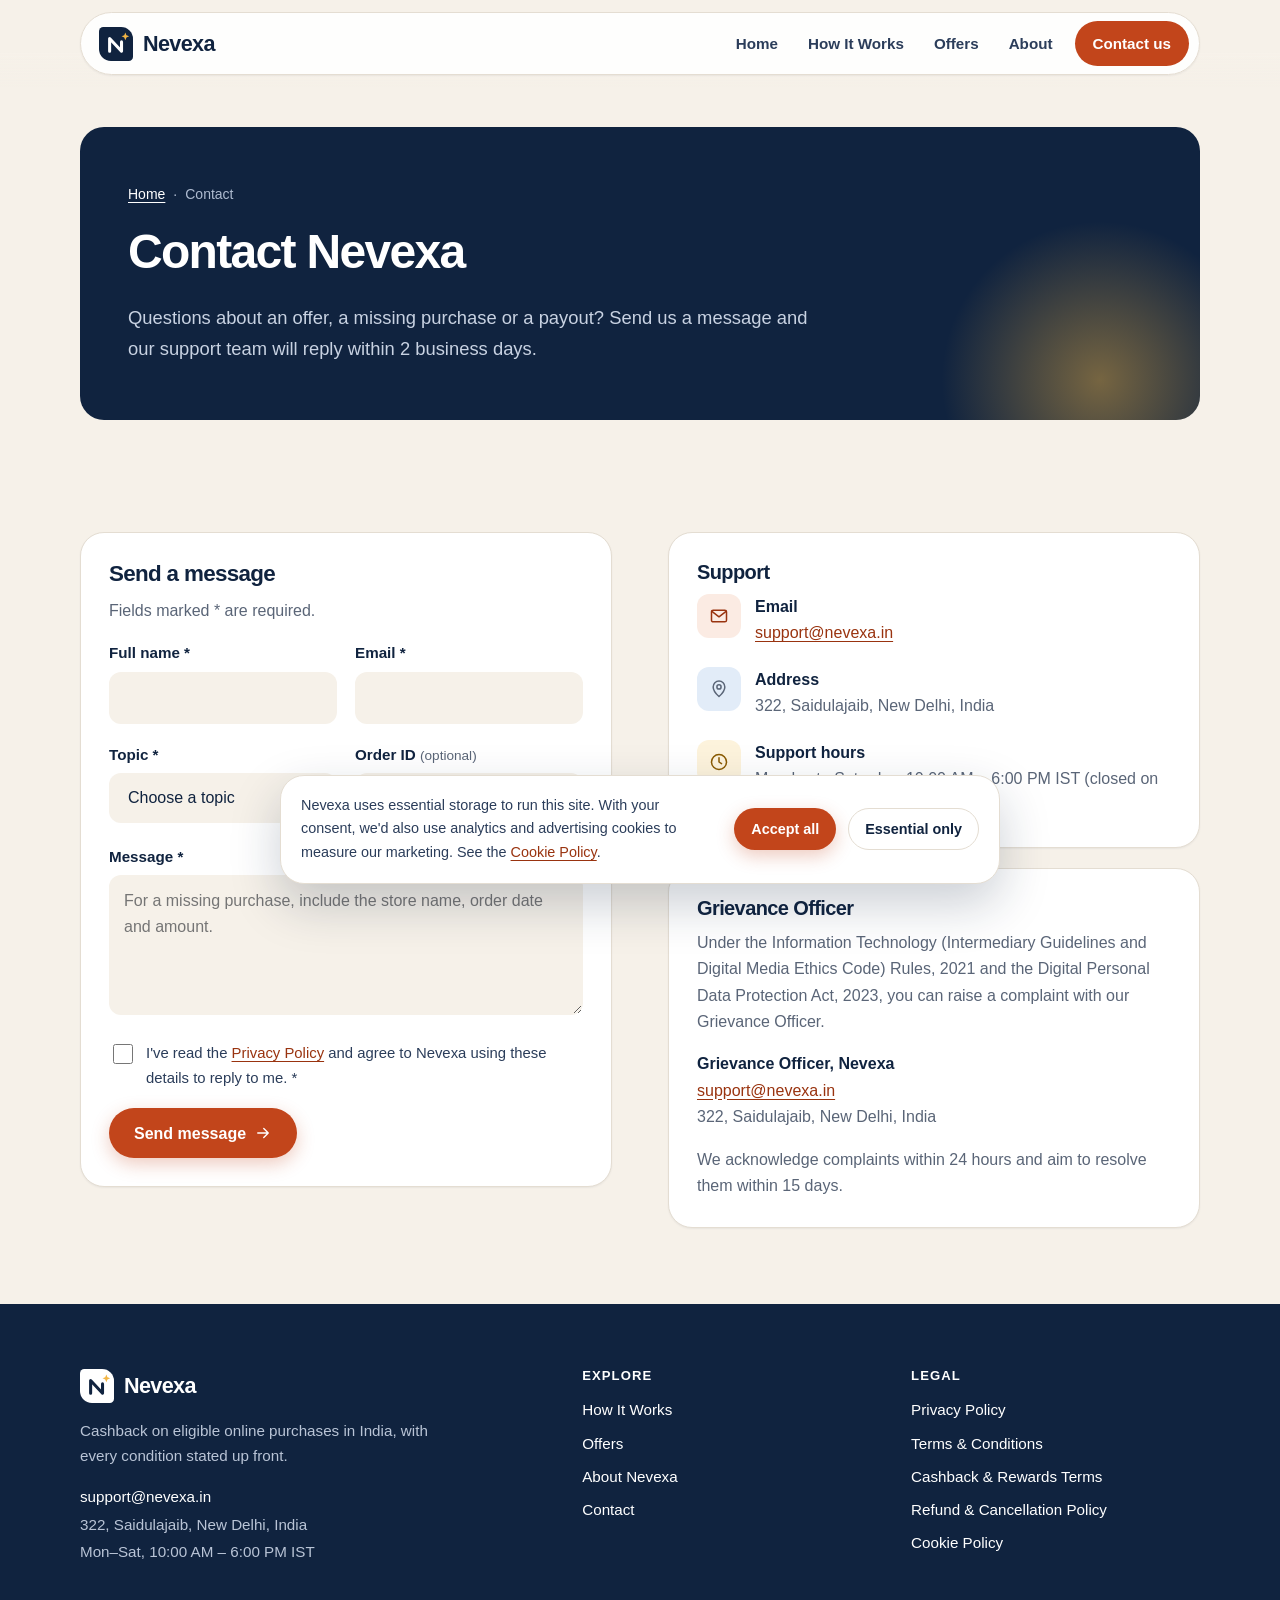
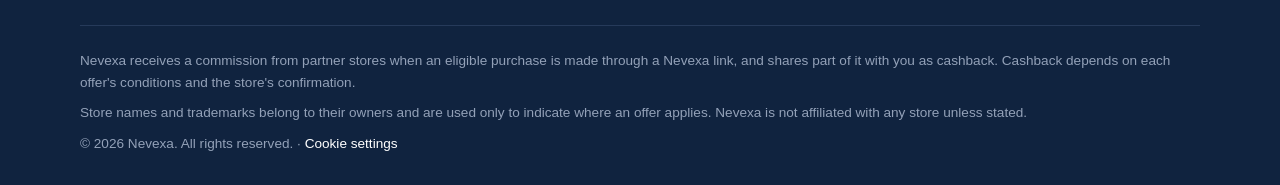
<file: contact.html>
<!doctype html>
<html lang="en-IN">
<head>
<meta charset="utf-8">
<meta name="viewport" content="width=device-width, initial-scale=1">
<title>Contact Nevexa — Support &amp; Grievances</title>
<meta name="description" content="Contact Nevexa support for help with offers, missing cashback, payouts, partnerships or grievances.">
<meta name="robots" content="index, follow">
<link rel="canonical" href="https://nevexa.in/contact.html">
<meta name="theme-color" content="#10233f">
<meta property="og:type" content="website">
<meta property="og:site_name" content="Nevexa">
<meta property="og:locale" content="en_IN">
<meta property="og:title" content="Contact Nevexa — Support &amp; Grievances">
<meta property="og:description" content="Contact Nevexa support for help with offers, missing cashback, payouts, partnerships or grievances.">
<meta property="og:url" content="https://nevexa.in/contact.html">
<meta property="og:image" content="https://nevexa.in/assets/img/og-image.png">
<meta property="og:image:width" content="1200">
<meta property="og:image:height" content="630">
<meta property="og:image:alt" content="Nevexa — cashback and rewards on online shopping in India">
<meta name="twitter:card" content="summary_large_image">
<meta name="twitter:title" content="Contact Nevexa — Support &amp; Grievances">
<meta name="twitter:description" content="Contact Nevexa support for help with offers, missing cashback, payouts, partnerships or grievances.">
<meta name="twitter:image" content="https://nevexa.in/assets/img/og-image.png">
<link rel="icon" href="favicon.ico" sizes="32x32">
<link rel="icon" href="assets/img/favicon.svg" type="image/svg+xml">
<link rel="apple-touch-icon" href="assets/img/apple-touch-icon.png">
<link rel="manifest" href="site.webmanifest">
<link rel="stylesheet" href="assets/css/style.css">

</head>
<body>
<a class="skip-link" href="#main">Skip to content</a>
<header class="site-header">
  <div class="container">
    <div class="nav-shell">
      <a class="brand" href="index.html" aria-label="Nevexa home"><svg viewBox="0 0 40 40" aria-hidden="true" focusable="false"><path d="M5 0h21a14 14 0 0 1 14 14v21a5 5 0 0 1-5 5H14A14 14 0 0 1 0 26V5a5 5 0 0 1 5-5z" fill="#10233f"/><path d="M12.5 28.5v-15l14 15v-11" fill="none" stroke="#fff" stroke-width="3.6" stroke-linecap="round" stroke-linejoin="round"/><path d="M31 6.5l1.3 3.2 3.2 1.3-3.2 1.3L31 15.5l-1.3-3.2-3.2-1.3 3.2-1.3z" fill="#f2b544"/></svg><span>Nevexa</span></a>
      <button class="nav-toggle" type="button" aria-expanded="false" aria-controls="site-nav" aria-label="Open menu"><svg class="icon-open" viewBox="0 0 24 24" fill="none" stroke="currentColor" stroke-width="1.8" stroke-linecap="round" stroke-linejoin="round" aria-hidden="true" focusable="false"><path d="M4 7h16M4 12h16M4 17h16"/></svg><svg class="icon-close" viewBox="0 0 24 24" fill="none" stroke="currentColor" stroke-width="1.8" stroke-linecap="round" stroke-linejoin="round" aria-hidden="true" focusable="false"><path d="M6 6l12 12M18 6L6 18"/></svg></button>
      <nav id="site-nav" class="site-nav" aria-label="Main">
        <ul>
          <li><a href="index.html">Home</a></li><li><a href="how-it-works.html">How It Works</a></li><li><a href="offers.html">Offers</a></li><li><a href="about.html">About</a></li>
          <li class="nav-cta"><a href="contact.html" aria-current="page">Contact us</a></li>
        </ul>
      </nav>
    </div>
  </div>
</header>
<main id="main">
<section class="page-head">
  <div class="container"><div class="panel">
    <nav class="crumbs" aria-label="Breadcrumb"><ol><li><a href="index.html">Home</a></li><li aria-current="page">Contact</li></ol></nav>
    <h1>Contact Nevexa</h1>
    <p class="lead">Questions about an offer, a missing purchase or a payout? Send us a message and our support team will reply within 2 business days.</p>
  </div></div>
</section>

<section class="section-sm">
  <div class="container split">
    <div class="card">
      <h2 style="font-size:1.4rem">Send a message</h2>
      <p>Fields marked * are required.</p>
      <form id="contact-form" class="form" novalidate data-email="support@nevexa.in" data-endpoint="">
        <div class="row2">
          <div class="field">
            <label for="cf-name">Full name *</label>
            <input id="cf-name" name="name" type="text" autocomplete="name" required aria-describedby="cf-name-error">
            <p id="cf-name-error" class="error" role="alert"></p>
          </div>
          <div class="field">
            <label for="cf-email">Email *</label>
            <input id="cf-email" name="email" type="email" autocomplete="email" inputmode="email" required aria-describedby="cf-email-error">
            <p id="cf-email-error" class="error" role="alert"></p>
          </div>
        </div>
        <div class="row2">
          <div class="field">
            <label for="cf-topic">Topic *</label>
            <select id="cf-topic" name="topic" required aria-describedby="cf-topic-error">
              <option value="">Choose a topic</option>
              <option>Missing cashback</option>
              <option>Payout or withdrawal</option>
              <option>Question about an offer</option>
              <option>Account or data request</option>
              <option>Store partnership</option>
              <option>Grievance</option>
              <option>Other</option>
            </select>
            <p id="cf-topic-error" class="error" role="alert"></p>
          </div>
          <div class="field">
            <label for="cf-reference">Order ID <span class="hint">(optional)</span></label>
            <input id="cf-reference" name="reference" type="text" autocomplete="off">
          </div>
        </div>
        <div class="field">
          <label for="cf-message">Message *</label>
          <textarea id="cf-message" name="message" required aria-describedby="cf-message-error" placeholder="For a missing purchase, include the store name, order date and amount."></textarea>
          <p id="cf-message-error" class="error" role="alert"></p>
        </div>
        <div class="visually-hidden" aria-hidden="true">
          <label for="cf-website">Leave this field empty</label>
          <input id="cf-website" name="website" type="text" tabindex="-1" autocomplete="off">
        </div>
        <div class="field">
          <label class="check" for="cf-consent"><input id="cf-consent" name="consent" type="checkbox" required aria-describedby="cf-consent-error"><span>I've read the <a href="privacy-policy.html">Privacy Policy</a> and agree to Nevexa using these details to reply to me. *</span></label>
          <p id="cf-consent-error" class="error" role="alert"></p>
        </div>
        <div><button type="submit" class="btn btn-primary">Send message <svg viewBox="0 0 24 24" fill="none" stroke="currentColor" stroke-width="1.8" stroke-linecap="round" stroke-linejoin="round" aria-hidden="true" focusable="false"><path d="M5 12h14M13 6l6 6-6 6"/></svg></button></div>
        <div id="form-status" class="form-status" role="status" aria-live="polite"></div>
      </form>
    </div>

    <div class="grid" style="gap:20px">
      <div class="card">
        <h2 style="font-size:1.25rem">Support</h2>
        <ul class="info">
          <li><span class="ico clay"><svg viewBox="0 0 24 24" fill="none" stroke="currentColor" stroke-width="1.8" stroke-linecap="round" stroke-linejoin="round" aria-hidden="true" focusable="false"><rect x="3" y="5" width="18" height="14" rx="2"/><path d="M3.5 6.5l8.5 6.5 8.5-6.5"/></svg></span><div><strong>Email</strong><a href="mailto:support@nevexa.in">support@nevexa.in</a></div></li>
          <li><span class="ico"><svg viewBox="0 0 24 24" fill="none" stroke="currentColor" stroke-width="1.8" stroke-linecap="round" stroke-linejoin="round" aria-hidden="true" focusable="false"><path d="M12 21s-7-6.2-7-11.5a7 7 0 0 1 14 0C19 14.8 12 21 12 21z"/><circle cx="12" cy="9.5" r="2.5"/></svg></span><div><strong>Address</strong><span>322, Saidulajaib, New Delhi, India</span></div></li>
          <li><span class="ico gold"><svg viewBox="0 0 24 24" fill="none" stroke="currentColor" stroke-width="1.8" stroke-linecap="round" stroke-linejoin="round" aria-hidden="true" focusable="false"><circle cx="12" cy="12" r="9"/><path d="M12 7v5l3 2"/></svg></span><div><strong>Support hours</strong><span>Monday to Saturday, 10:00 AM – 6:00 PM IST (closed on public holidays)</span></div></li>
        </ul>
      </div>
      <div class="card">
        <h2 style="font-size:1.25rem">Grievance Officer</h2>
        <p>Under the Information Technology (Intermediary Guidelines and Digital Media Ethics Code) Rules, 2021 and the Digital Personal Data Protection Act, 2023, you can raise a complaint with our Grievance Officer.</p>
        <p><strong style="color:var(--navy)">Grievance Officer, Nevexa</strong><br><a href="mailto:support@nevexa.in?subject=Grievance">support@nevexa.in</a><br>322, Saidulajaib, New Delhi, India</p>
        <p>We acknowledge complaints within 24 hours and aim to resolve them within 15 days.</p>
      </div>
    </div>
  </div>
</section>

</main>
<footer class="site-footer">
  <div class="container">
    <div class="footer-grid">
      <div class="footer-about">
        <a class="brand" href="index.html" aria-label="Nevexa home"><svg viewBox="0 0 40 40" aria-hidden="true" focusable="false"><path d="M5 0h21a14 14 0 0 1 14 14v21a5 5 0 0 1-5 5H14A14 14 0 0 1 0 26V5a5 5 0 0 1 5-5z" fill="#10233f"/><path d="M12.5 28.5v-15l14 15v-11" fill="none" stroke="#fff" stroke-width="3.6" stroke-linecap="round" stroke-linejoin="round"/><path d="M31 6.5l1.3 3.2 3.2 1.3-3.2 1.3L31 15.5l-1.3-3.2-3.2-1.3 3.2-1.3z" fill="#f2b544"/></svg><span>Nevexa</span></a>
        <p>Cashback on eligible online purchases in India, with every condition stated up front.</p>
        <p class="footer-contact"><a href="mailto:support@nevexa.in">support@nevexa.in</a><br>322, Saidulajaib, New Delhi, India<br>Mon–Sat, 10:00 AM – 6:00 PM IST</p>
      </div>
      <div>
        <h2>Explore</h2>
        <ul>
          <li><a href="how-it-works.html">How It Works</a></li>
          <li><a href="offers.html">Offers</a></li>
          <li><a href="about.html">About Nevexa</a></li>
          <li><a href="contact.html">Contact</a></li>
        </ul>
      </div>
      <div>
        <h2>Legal</h2>
        <ul><li><a href="privacy-policy.html">Privacy Policy</a></li><li><a href="terms.html">Terms & Conditions</a></li><li><a href="cashback-terms.html">Cashback & Rewards Terms</a></li><li><a href="refund-policy.html">Refund & Cancellation Policy</a></li><li><a href="cookie-policy.html">Cookie Policy</a></li></ul>
      </div>
    </div>
    <div class="footer-disclosure">
      <p>Nevexa receives a commission from partner stores when an eligible purchase is made through a Nevexa link, and shares part of it with you as cashback. Cashback depends on each offer's conditions and the store's confirmation.</p>
      <p>Store names and trademarks belong to their owners and are used only to indicate where an offer applies. Nevexa is not affiliated with any store unless stated.</p>
      <p>&copy; <span data-year>2026</span> Nevexa. All rights reserved. · <a href="#" data-consent-reset>Cookie settings</a></p>
    </div>
  </div>
</footer>
<div id="cookie-banner" class="cookie-banner" role="region" aria-label="Cookie consent" hidden>
  <p>Nevexa uses essential storage to run this site. With your consent, we'd also use analytics and advertising cookies to measure our marketing. See the <a href="cookie-policy.html">Cookie Policy</a>.</p>
  <div class="btn-row">
    <button type="button" class="btn btn-primary" data-consent-accept>Accept all</button>
    <button type="button" class="btn btn-outline" data-consent-reject>Essential only</button>
  </div>
</div>
<script src="assets/js/main.js" defer></script>
</body>
</html>
</file>
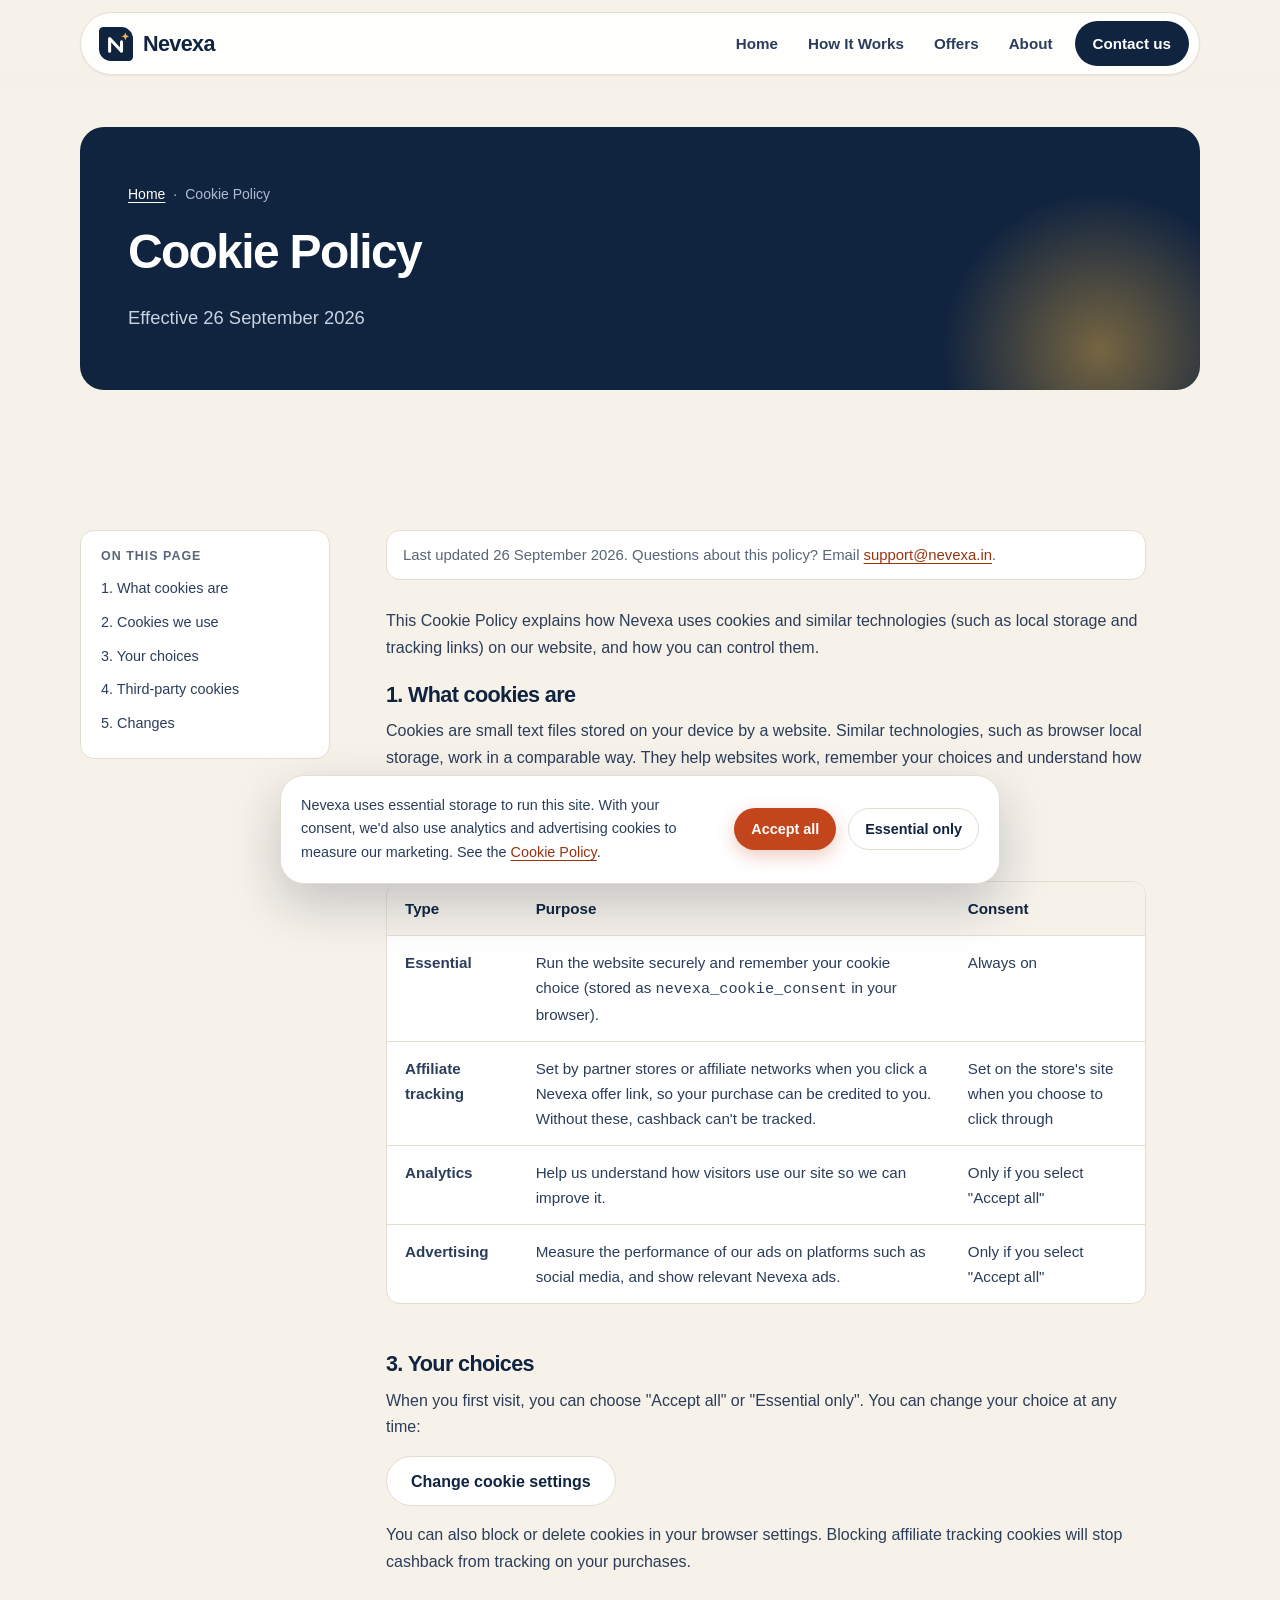
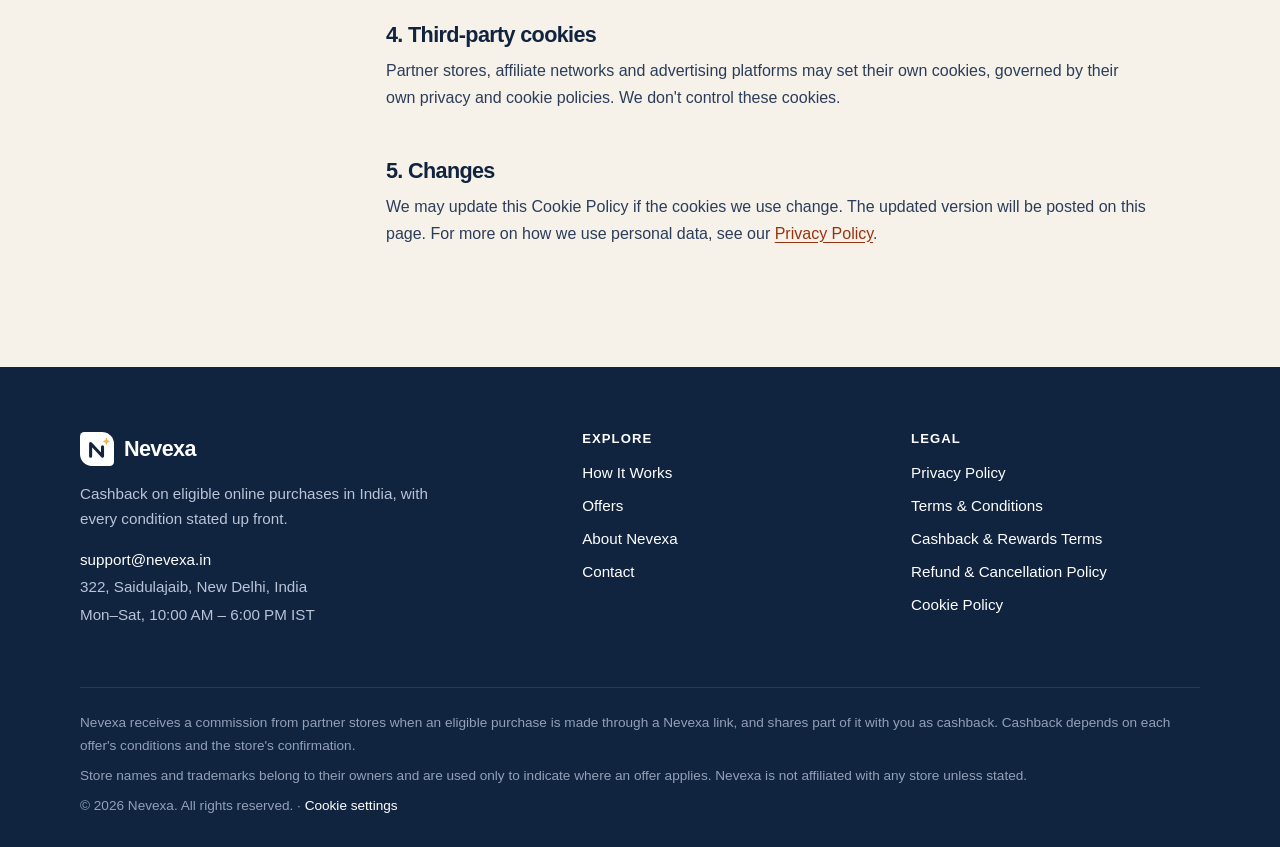
<file: cookie-policy.html>
<!doctype html>
<html lang="en-IN">
<head>
<meta charset="utf-8">
<meta name="viewport" content="width=device-width, initial-scale=1">
<title>Cookie Policy — Nevexa</title>
<meta name="description" content="Which cookies and similar technologies Nevexa uses, why, and how to control them.">
<meta name="robots" content="index, follow">
<link rel="canonical" href="https://nevexa.in/cookie-policy.html">
<meta name="theme-color" content="#10233f">
<meta property="og:type" content="website">
<meta property="og:site_name" content="Nevexa">
<meta property="og:locale" content="en_IN">
<meta property="og:title" content="Cookie Policy — Nevexa">
<meta property="og:description" content="Which cookies and similar technologies Nevexa uses, why, and how to control them.">
<meta property="og:url" content="https://nevexa.in/cookie-policy.html">
<meta property="og:image" content="https://nevexa.in/assets/img/og-image.png">
<meta property="og:image:width" content="1200">
<meta property="og:image:height" content="630">
<meta property="og:image:alt" content="Nevexa — cashback and rewards on online shopping in India">
<meta name="twitter:card" content="summary_large_image">
<meta name="twitter:title" content="Cookie Policy — Nevexa">
<meta name="twitter:description" content="Which cookies and similar technologies Nevexa uses, why, and how to control them.">
<meta name="twitter:image" content="https://nevexa.in/assets/img/og-image.png">
<link rel="icon" href="favicon.ico" sizes="32x32">
<link rel="icon" href="assets/img/favicon.svg" type="image/svg+xml">
<link rel="apple-touch-icon" href="assets/img/apple-touch-icon.png">
<link rel="manifest" href="site.webmanifest">
<link rel="stylesheet" href="assets/css/style.css">

</head>
<body>
<a class="skip-link" href="#main">Skip to content</a>
<header class="site-header">
  <div class="container">
    <div class="nav-shell">
      <a class="brand" href="index.html" aria-label="Nevexa home"><svg viewBox="0 0 40 40" aria-hidden="true" focusable="false"><path d="M5 0h21a14 14 0 0 1 14 14v21a5 5 0 0 1-5 5H14A14 14 0 0 1 0 26V5a5 5 0 0 1 5-5z" fill="#10233f"/><path d="M12.5 28.5v-15l14 15v-11" fill="none" stroke="#fff" stroke-width="3.6" stroke-linecap="round" stroke-linejoin="round"/><path d="M31 6.5l1.3 3.2 3.2 1.3-3.2 1.3L31 15.5l-1.3-3.2-3.2-1.3 3.2-1.3z" fill="#f2b544"/></svg><span>Nevexa</span></a>
      <button class="nav-toggle" type="button" aria-expanded="false" aria-controls="site-nav" aria-label="Open menu"><svg class="icon-open" viewBox="0 0 24 24" fill="none" stroke="currentColor" stroke-width="1.8" stroke-linecap="round" stroke-linejoin="round" aria-hidden="true" focusable="false"><path d="M4 7h16M4 12h16M4 17h16"/></svg><svg class="icon-close" viewBox="0 0 24 24" fill="none" stroke="currentColor" stroke-width="1.8" stroke-linecap="round" stroke-linejoin="round" aria-hidden="true" focusable="false"><path d="M6 6l12 12M18 6L6 18"/></svg></button>
      <nav id="site-nav" class="site-nav" aria-label="Main">
        <ul>
          <li><a href="index.html">Home</a></li><li><a href="how-it-works.html">How It Works</a></li><li><a href="offers.html">Offers</a></li><li><a href="about.html">About</a></li>
          <li class="nav-cta"><a href="contact.html">Contact us</a></li>
        </ul>
      </nav>
    </div>
  </div>
</header>
<main id="main">
<section class="page-head">
  <div class="container"><div class="panel">
    <nav class="crumbs" aria-label="Breadcrumb"><ol><li><a href="index.html">Home</a></li><li aria-current="page">Cookie Policy</li></ol></nav>
    <h1>Cookie Policy</h1>
    <p class="lead">Effective 26 September 2026</p>
  </div></div>
</section>
<section class="section">
  <div class="container legal-layout">
    <aside class="toc" aria-label="On this page"><h2>On this page</h2><ol><li><a href="#what">1. What cookies are</a></li><li><a href="#types">2. Cookies we use</a></li><li><a href="#choices">3. Your choices</a></li><li><a href="#third">4. Third-party cookies</a></li><li><a href="#changes">5. Changes</a></li></ol></aside>
    <article class="prose">
      <p class="meta">Last updated 26 September 2026. Questions about this policy? Email <a href="mailto:support@nevexa.in">support@nevexa.in</a>.</p>
      <p>This Cookie Policy explains how Nevexa uses cookies and similar technologies (such as local storage and tracking links) on our website, and how you can control them.</p>

<h2 id="what">1. What cookies are</h2>
<p>Cookies are small text files stored on your device by a website. Similar technologies, such as browser local storage, work in a comparable way. They help websites work, remember your choices and understand how they are used.</p>

<h2 id="types">2. Cookies we use</h2>
<div class="table-wrap">
  <table>
    <caption class="visually-hidden">Types of cookies used by Nevexa</caption>
    <thead><tr><th scope="col">Type</th><th scope="col">Purpose</th><th scope="col">Consent</th></tr></thead>
    <tbody>
      <tr><td><strong>Essential</strong></td><td>Run the website securely and remember your cookie choice (stored as <code>nevexa_cookie_consent</code> in your browser).</td><td>Always on</td></tr>
      <tr><td><strong>Affiliate tracking</strong></td><td>Set by partner stores or affiliate networks when you click a Nevexa offer link, so your purchase can be credited to you. Without these, cashback can't be tracked.</td><td>Set on the store's site when you choose to click through</td></tr>
      <tr><td><strong>Analytics</strong></td><td>Help us understand how visitors use our site so we can improve it.</td><td>Only if you select "Accept all"</td></tr>
      <tr><td><strong>Advertising</strong></td><td>Measure the performance of our ads on platforms such as social media, and show relevant Nevexa ads.</td><td>Only if you select "Accept all"</td></tr>
    </tbody>
  </table>
</div>

<h2 id="choices">3. Your choices</h2>
<p>When you first visit, you can choose "Accept all" or "Essential only". You can change your choice at any time:</p>
<p><button type="button" class="btn btn-outline" data-consent-reset>Change cookie settings</button></p>
<p>You can also block or delete cookies in your browser settings. Blocking affiliate tracking cookies will stop cashback from tracking on your purchases.</p>

<h2 id="third">4. Third-party cookies</h2>
<p>Partner stores, affiliate networks and advertising platforms may set their own cookies, governed by their own privacy and cookie policies. We don't control these cookies.</p>

<h2 id="changes">5. Changes</h2>
<p>We may update this Cookie Policy if the cookies we use change. The updated version will be posted on this page. For more on how we use personal data, see our <a href="privacy-policy.html">Privacy Policy</a>.</p>

    </article>
  </div>
</section>
</main>
<footer class="site-footer">
  <div class="container">
    <div class="footer-grid">
      <div class="footer-about">
        <a class="brand" href="index.html" aria-label="Nevexa home"><svg viewBox="0 0 40 40" aria-hidden="true" focusable="false"><path d="M5 0h21a14 14 0 0 1 14 14v21a5 5 0 0 1-5 5H14A14 14 0 0 1 0 26V5a5 5 0 0 1 5-5z" fill="#10233f"/><path d="M12.5 28.5v-15l14 15v-11" fill="none" stroke="#fff" stroke-width="3.6" stroke-linecap="round" stroke-linejoin="round"/><path d="M31 6.5l1.3 3.2 3.2 1.3-3.2 1.3L31 15.5l-1.3-3.2-3.2-1.3 3.2-1.3z" fill="#f2b544"/></svg><span>Nevexa</span></a>
        <p>Cashback on eligible online purchases in India, with every condition stated up front.</p>
        <p class="footer-contact"><a href="mailto:support@nevexa.in">support@nevexa.in</a><br>322, Saidulajaib, New Delhi, India<br>Mon–Sat, 10:00 AM – 6:00 PM IST</p>
      </div>
      <div>
        <h2>Explore</h2>
        <ul>
          <li><a href="how-it-works.html">How It Works</a></li>
          <li><a href="offers.html">Offers</a></li>
          <li><a href="about.html">About Nevexa</a></li>
          <li><a href="contact.html">Contact</a></li>
        </ul>
      </div>
      <div>
        <h2>Legal</h2>
        <ul><li><a href="privacy-policy.html">Privacy Policy</a></li><li><a href="terms.html">Terms & Conditions</a></li><li><a href="cashback-terms.html">Cashback & Rewards Terms</a></li><li><a href="refund-policy.html">Refund & Cancellation Policy</a></li><li><a href="cookie-policy.html">Cookie Policy</a></li></ul>
      </div>
    </div>
    <div class="footer-disclosure">
      <p>Nevexa receives a commission from partner stores when an eligible purchase is made through a Nevexa link, and shares part of it with you as cashback. Cashback depends on each offer's conditions and the store's confirmation.</p>
      <p>Store names and trademarks belong to their owners and are used only to indicate where an offer applies. Nevexa is not affiliated with any store unless stated.</p>
      <p>&copy; <span data-year>2026</span> Nevexa. All rights reserved. · <a href="#" data-consent-reset>Cookie settings</a></p>
    </div>
  </div>
</footer>
<div id="cookie-banner" class="cookie-banner" role="region" aria-label="Cookie consent" hidden>
  <p>Nevexa uses essential storage to run this site. With your consent, we'd also use analytics and advertising cookies to measure our marketing. See the <a href="cookie-policy.html">Cookie Policy</a>.</p>
  <div class="btn-row">
    <button type="button" class="btn btn-primary" data-consent-accept>Accept all</button>
    <button type="button" class="btn btn-outline" data-consent-reject>Essential only</button>
  </div>
</div>
<script src="assets/js/main.js" defer></script>
</body>
</html>
</file>
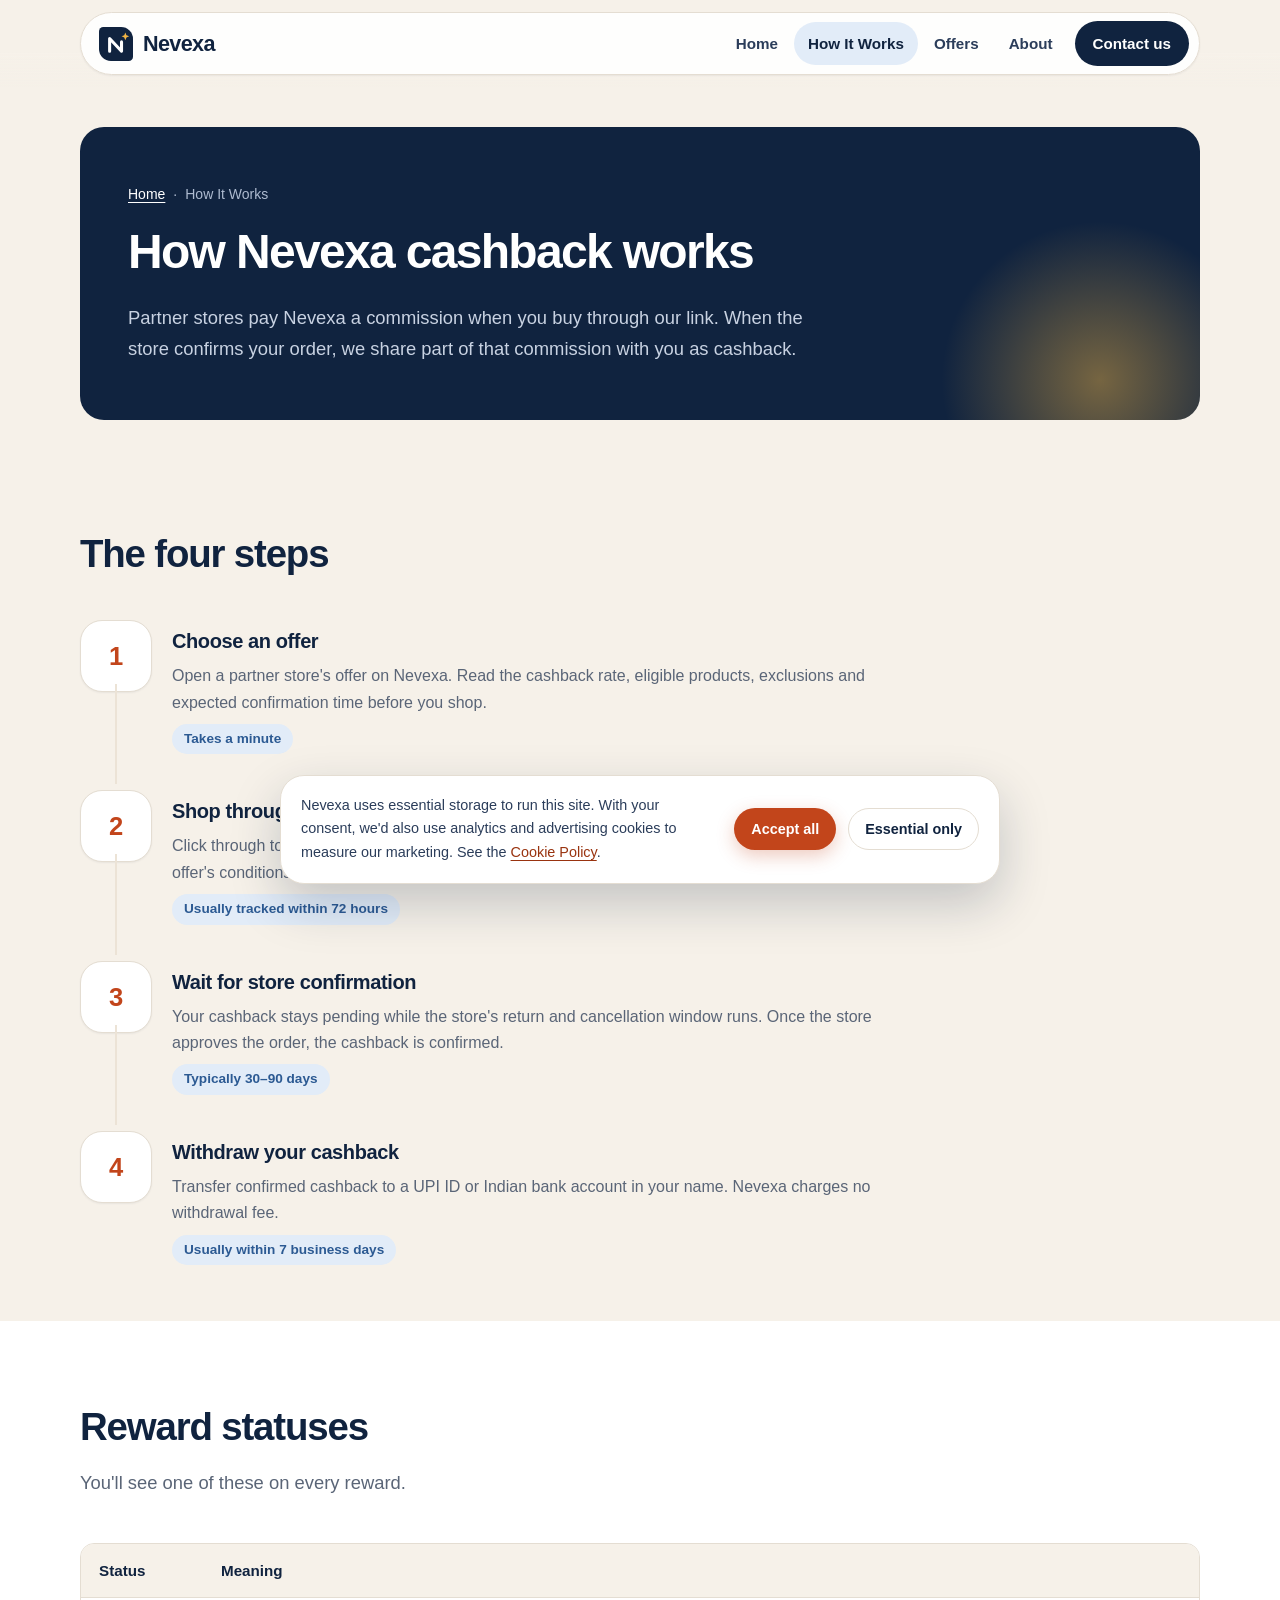
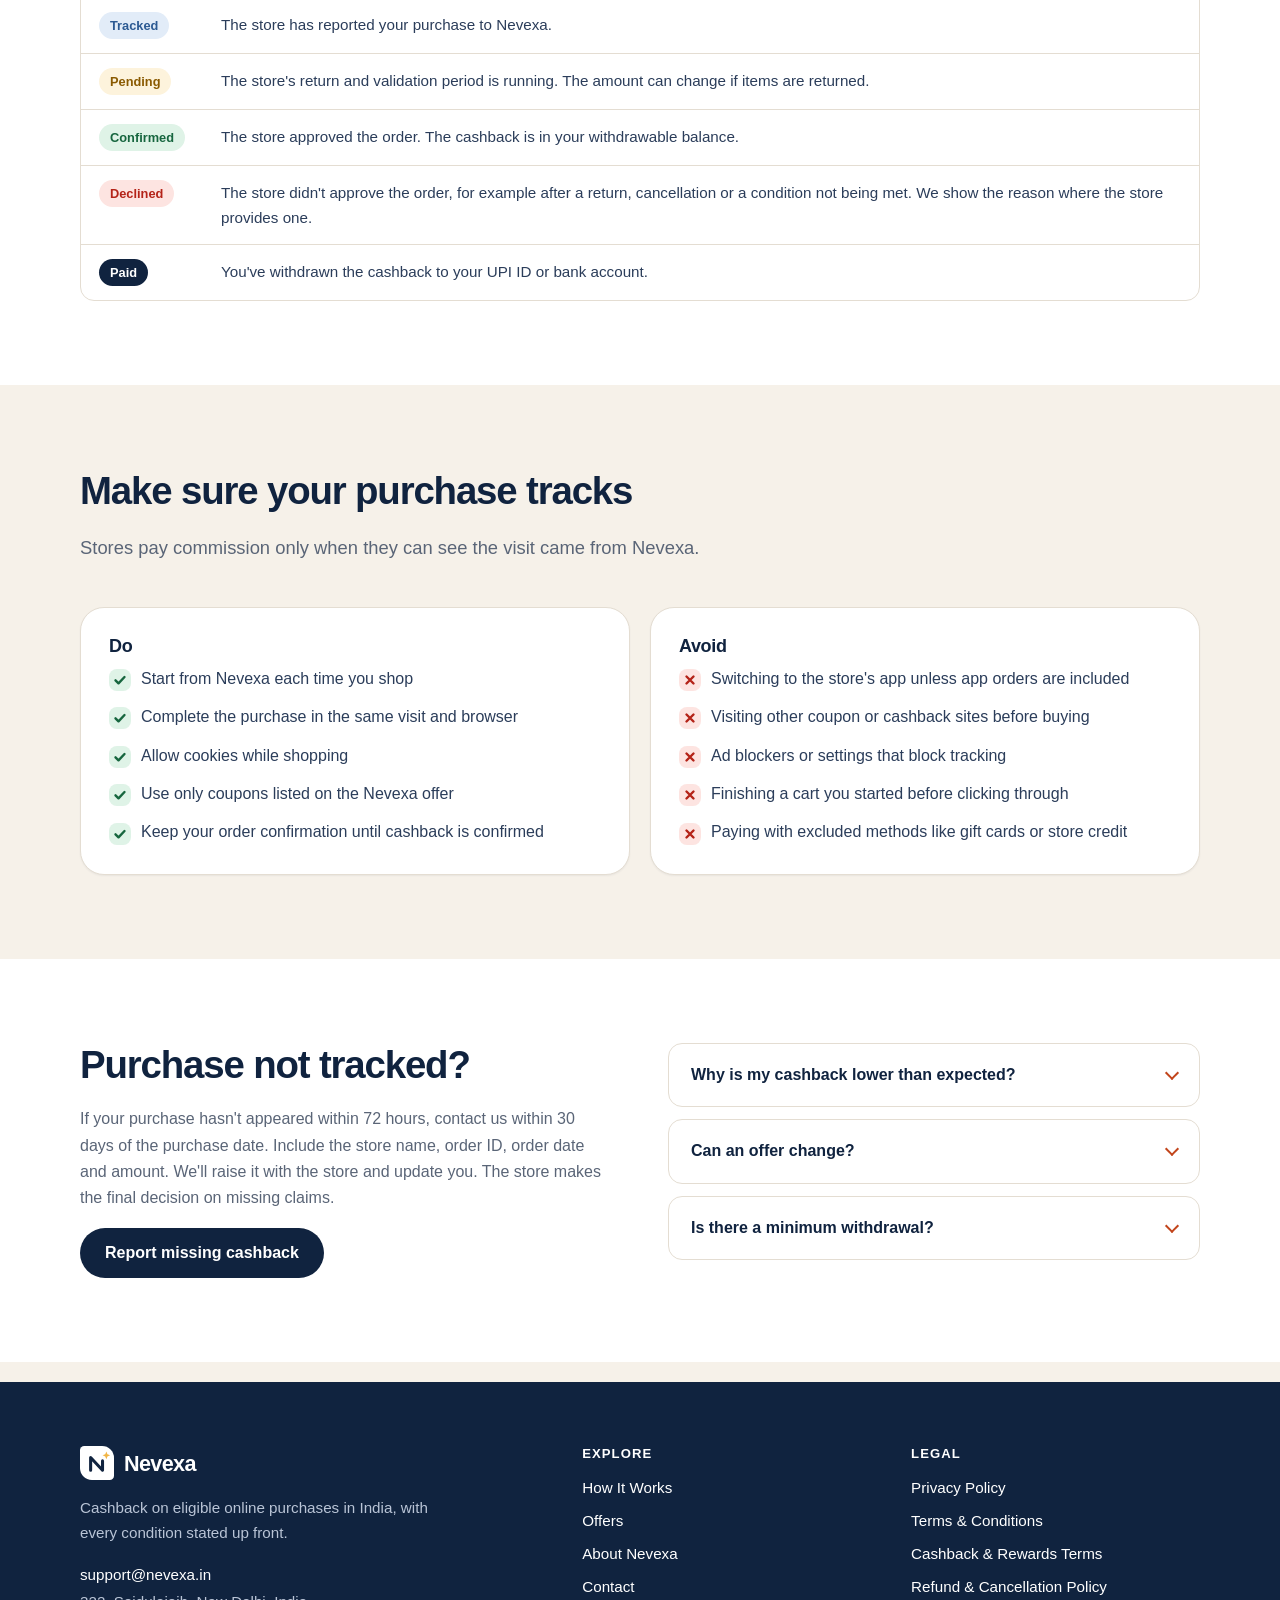
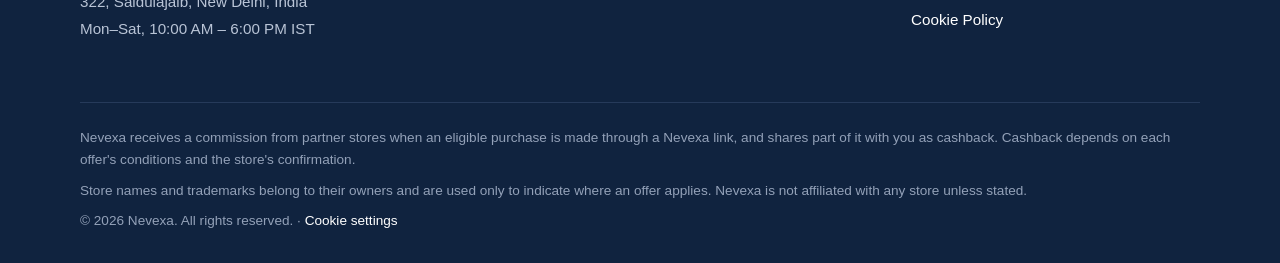
<file: how-it-works.html>
<!doctype html>
<html lang="en-IN">
<head>
<meta charset="utf-8">
<meta name="viewport" content="width=device-width, initial-scale=1">
<title>How Nevexa Cashback Works — 4 Simple Steps</title>
<meta name="description" content="Choose an offer, shop through Nevexa, wait for store confirmation and withdraw your cashback. Here&#x27;s exactly how it works.">
<meta name="robots" content="index, follow">
<link rel="canonical" href="https://nevexa.in/how-it-works.html">
<meta name="theme-color" content="#10233f">
<meta property="og:type" content="website">
<meta property="og:site_name" content="Nevexa">
<meta property="og:locale" content="en_IN">
<meta property="og:title" content="How Nevexa Cashback Works — 4 Simple Steps">
<meta property="og:description" content="Choose an offer, shop through Nevexa, wait for store confirmation and withdraw your cashback. Here&#x27;s exactly how it works.">
<meta property="og:url" content="https://nevexa.in/how-it-works.html">
<meta property="og:image" content="https://nevexa.in/assets/img/og-image.png">
<meta property="og:image:width" content="1200">
<meta property="og:image:height" content="630">
<meta property="og:image:alt" content="Nevexa — cashback and rewards on online shopping in India">
<meta name="twitter:card" content="summary_large_image">
<meta name="twitter:title" content="How Nevexa Cashback Works — 4 Simple Steps">
<meta name="twitter:description" content="Choose an offer, shop through Nevexa, wait for store confirmation and withdraw your cashback. Here&#x27;s exactly how it works.">
<meta name="twitter:image" content="https://nevexa.in/assets/img/og-image.png">
<link rel="icon" href="favicon.ico" sizes="32x32">
<link rel="icon" href="assets/img/favicon.svg" type="image/svg+xml">
<link rel="apple-touch-icon" href="assets/img/apple-touch-icon.png">
<link rel="manifest" href="site.webmanifest">
<link rel="stylesheet" href="assets/css/style.css">

</head>
<body>
<a class="skip-link" href="#main">Skip to content</a>
<header class="site-header">
  <div class="container">
    <div class="nav-shell">
      <a class="brand" href="index.html" aria-label="Nevexa home"><svg viewBox="0 0 40 40" aria-hidden="true" focusable="false"><path d="M5 0h21a14 14 0 0 1 14 14v21a5 5 0 0 1-5 5H14A14 14 0 0 1 0 26V5a5 5 0 0 1 5-5z" fill="#10233f"/><path d="M12.5 28.5v-15l14 15v-11" fill="none" stroke="#fff" stroke-width="3.6" stroke-linecap="round" stroke-linejoin="round"/><path d="M31 6.5l1.3 3.2 3.2 1.3-3.2 1.3L31 15.5l-1.3-3.2-3.2-1.3 3.2-1.3z" fill="#f2b544"/></svg><span>Nevexa</span></a>
      <button class="nav-toggle" type="button" aria-expanded="false" aria-controls="site-nav" aria-label="Open menu"><svg class="icon-open" viewBox="0 0 24 24" fill="none" stroke="currentColor" stroke-width="1.8" stroke-linecap="round" stroke-linejoin="round" aria-hidden="true" focusable="false"><path d="M4 7h16M4 12h16M4 17h16"/></svg><svg class="icon-close" viewBox="0 0 24 24" fill="none" stroke="currentColor" stroke-width="1.8" stroke-linecap="round" stroke-linejoin="round" aria-hidden="true" focusable="false"><path d="M6 6l12 12M18 6L6 18"/></svg></button>
      <nav id="site-nav" class="site-nav" aria-label="Main">
        <ul>
          <li><a href="index.html">Home</a></li><li><a href="how-it-works.html" aria-current="page">How It Works</a></li><li><a href="offers.html">Offers</a></li><li><a href="about.html">About</a></li>
          <li class="nav-cta"><a href="contact.html">Contact us</a></li>
        </ul>
      </nav>
    </div>
  </div>
</header>
<main id="main">
<section class="page-head">
  <div class="container"><div class="panel">
    <nav class="crumbs" aria-label="Breadcrumb"><ol><li><a href="index.html">Home</a></li><li aria-current="page">How It Works</li></ol></nav>
    <h1>How Nevexa cashback works</h1>
    <p class="lead">Partner stores pay Nevexa a commission when you buy through our link. When the store confirms your order, we share part of that commission with you as cashback.</p>
  </div></div>
</section>

<section class="section-sm" aria-labelledby="four">
  <div class="container">
    <div class="head"><h2 id="four">The four steps</h2></div>
    <ol class="timeline">
      <li><span class="n" aria-hidden="true">1</span><div><h3>Choose an offer</h3><p>Open a partner store's offer on Nevexa. Read the cashback rate, eligible products, exclusions and expected confirmation time before you shop.</p><span class="meta">Takes a minute</span></div></li>
      <li><span class="n" aria-hidden="true">2</span><div><h3>Shop through Nevexa</h3><p>Click through to the store and complete your purchase in the same browser session, following the offer's conditions. The store records that you came from Nevexa.</p><span class="meta">Usually tracked within 72 hours</span></div></li>
      <li><span class="n" aria-hidden="true">3</span><div><h3>Wait for store confirmation</h3><p>Your cashback stays pending while the store's return and cancellation window runs. Once the store approves the order, the cashback is confirmed.</p><span class="meta">Typically 30–90 days</span></div></li>
      <li><span class="n" aria-hidden="true">4</span><div><h3>Withdraw your cashback</h3><p>Transfer confirmed cashback to a UPI ID or Indian bank account in your name. Nevexa charges no withdrawal fee.</p><span class="meta">Usually within 7 business days</span></div></li>
    </ol>
  </div>
</section>

<section class="section surface" aria-labelledby="st">
  <div class="container">
    <div class="head">
      <h2 id="st">Reward statuses</h2>
      <p class="lead">You'll see one of these on every reward.</p>
    </div>
    <div class="table-wrap">
      <table>
        <caption class="visually-hidden">Nevexa reward statuses</caption>
        <thead><tr><th scope="col">Status</th><th scope="col">Meaning</th></tr></thead>
        <tbody>
          <tr><td><span class="status st-tracked">Tracked</span></td><td>The store has reported your purchase to Nevexa.</td></tr>
          <tr><td><span class="status st-pending">Pending</span></td><td>The store's return and validation period is running. The amount can change if items are returned.</td></tr>
          <tr><td><span class="status st-confirmed">Confirmed</span></td><td>The store approved the order. The cashback is in your withdrawable balance.</td></tr>
          <tr><td><span class="status st-declined">Declined</span></td><td>The store didn't approve the order, for example after a return, cancellation or a condition not being met. We show the reason where the store provides one.</td></tr>
          <tr><td><span class="status st-paid">Paid</span></td><td>You've withdrawn the cashback to your UPI ID or bank account.</td></tr>
        </tbody>
      </table>
    </div>
  </div>
</section>

<section class="section" aria-labelledby="tips">
  <div class="container">
    <div class="head">
      <h2 id="tips">Make sure your purchase tracks</h2>
      <p class="lead">Stores pay commission only when they can see the visit came from Nevexa.</p>
    </div>
    <div class="grid g2">
      <div class="card">
        <h3>Do</h3>
        <ul class="checks">
          <li>Start from Nevexa each time you shop</li>
          <li>Complete the purchase in the same visit and browser</li>
          <li>Allow cookies while shopping</li>
          <li>Use only coupons listed on the Nevexa offer</li>
          <li>Keep your order confirmation until cashback is confirmed</li>
        </ul>
      </div>
      <div class="card">
        <h3>Avoid</h3>
        <ul class="checks x">
          <li>Switching to the store's app unless app orders are included</li>
          <li>Visiting other coupon or cashback sites before buying</li>
          <li>Ad blockers or settings that block tracking</li>
          <li>Finishing a cart you started before clicking through</li>
          <li>Paying with excluded methods like gift cards or store credit</li>
        </ul>
      </div>
    </div>
  </div>
</section>

<section class="section surface" aria-labelledby="missing">
  <div class="container split">
    <div>
      <h2 id="missing">Purchase not tracked?</h2>
      <p class="muted">If your purchase hasn't appeared within 72 hours, contact us within 30 days of the purchase date. Include the store name, order ID, order date and amount. We'll raise it with the store and update you. The store makes the final decision on missing claims.</p>
      <a class="btn btn-navy" href="contact.html">Report missing cashback</a>
    </div>
    <div class="faq">
      <details><summary>Why is my cashback lower than expected?</summary><div><p>Cashback is calculated on the order value the store reports, usually excluding taxes, delivery, fees and discounts. Partial returns reduce it.</p></div></details>
      <details><summary>Can an offer change?</summary><div><p>Yes. Stores can change or end offers at any time. The rate shown when you purchased applies, subject to the store's confirmation.</p></div></details>
      <details><summary>Is there a minimum withdrawal?</summary><div><p>A minimum amount may apply. If it does, it's shown before you request a withdrawal.</p></div></details>
    </div>
  </div>
</section>

</main>
<footer class="site-footer">
  <div class="container">
    <div class="footer-grid">
      <div class="footer-about">
        <a class="brand" href="index.html" aria-label="Nevexa home"><svg viewBox="0 0 40 40" aria-hidden="true" focusable="false"><path d="M5 0h21a14 14 0 0 1 14 14v21a5 5 0 0 1-5 5H14A14 14 0 0 1 0 26V5a5 5 0 0 1 5-5z" fill="#10233f"/><path d="M12.5 28.5v-15l14 15v-11" fill="none" stroke="#fff" stroke-width="3.6" stroke-linecap="round" stroke-linejoin="round"/><path d="M31 6.5l1.3 3.2 3.2 1.3-3.2 1.3L31 15.5l-1.3-3.2-3.2-1.3 3.2-1.3z" fill="#f2b544"/></svg><span>Nevexa</span></a>
        <p>Cashback on eligible online purchases in India, with every condition stated up front.</p>
        <p class="footer-contact"><a href="mailto:support@nevexa.in">support@nevexa.in</a><br>322, Saidulajaib, New Delhi, India<br>Mon–Sat, 10:00 AM – 6:00 PM IST</p>
      </div>
      <div>
        <h2>Explore</h2>
        <ul>
          <li><a href="how-it-works.html">How It Works</a></li>
          <li><a href="offers.html">Offers</a></li>
          <li><a href="about.html">About Nevexa</a></li>
          <li><a href="contact.html">Contact</a></li>
        </ul>
      </div>
      <div>
        <h2>Legal</h2>
        <ul><li><a href="privacy-policy.html">Privacy Policy</a></li><li><a href="terms.html">Terms & Conditions</a></li><li><a href="cashback-terms.html">Cashback & Rewards Terms</a></li><li><a href="refund-policy.html">Refund & Cancellation Policy</a></li><li><a href="cookie-policy.html">Cookie Policy</a></li></ul>
      </div>
    </div>
    <div class="footer-disclosure">
      <p>Nevexa receives a commission from partner stores when an eligible purchase is made through a Nevexa link, and shares part of it with you as cashback. Cashback depends on each offer's conditions and the store's confirmation.</p>
      <p>Store names and trademarks belong to their owners and are used only to indicate where an offer applies. Nevexa is not affiliated with any store unless stated.</p>
      <p>&copy; <span data-year>2026</span> Nevexa. All rights reserved. · <a href="#" data-consent-reset>Cookie settings</a></p>
    </div>
  </div>
</footer>
<div id="cookie-banner" class="cookie-banner" role="region" aria-label="Cookie consent" hidden>
  <p>Nevexa uses essential storage to run this site. With your consent, we'd also use analytics and advertising cookies to measure our marketing. See the <a href="cookie-policy.html">Cookie Policy</a>.</p>
  <div class="btn-row">
    <button type="button" class="btn btn-primary" data-consent-accept>Accept all</button>
    <button type="button" class="btn btn-outline" data-consent-reject>Essential only</button>
  </div>
</div>
<script src="assets/js/main.js" defer></script>
</body>
</html>
</file>
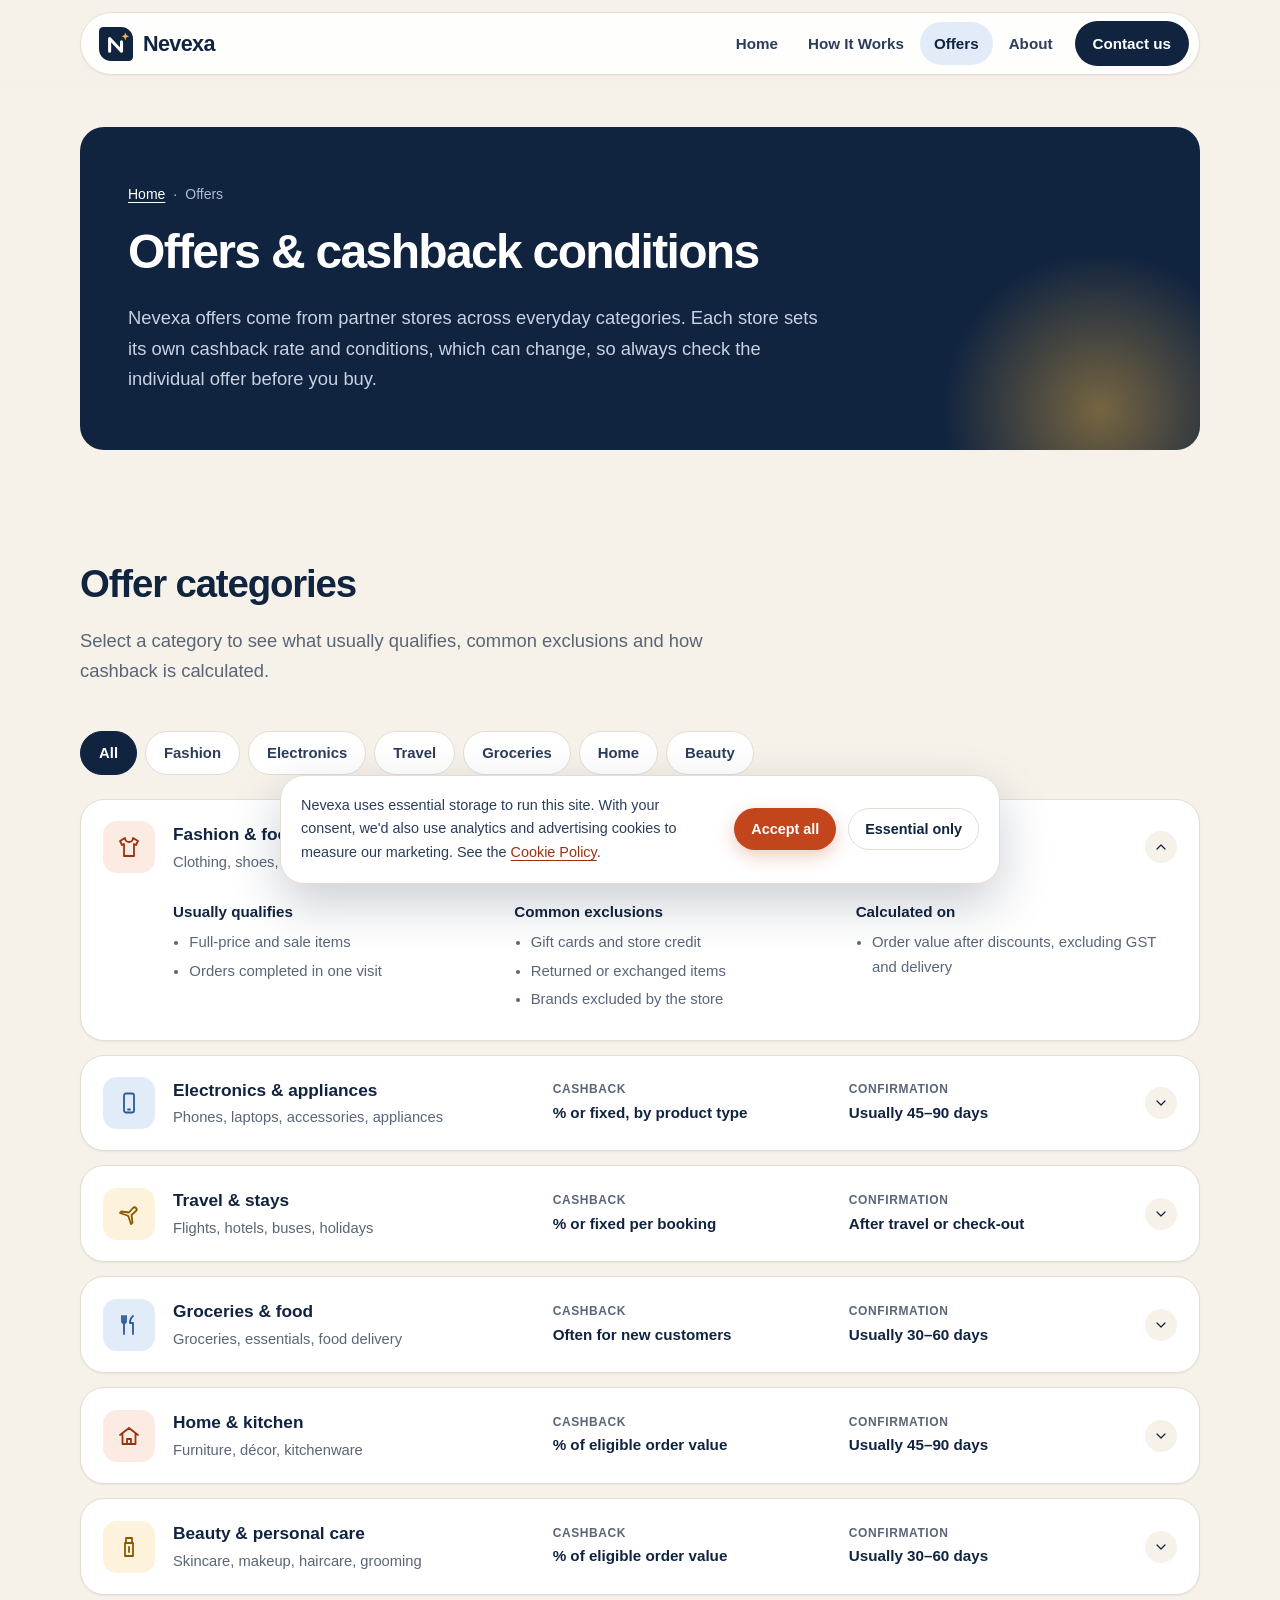
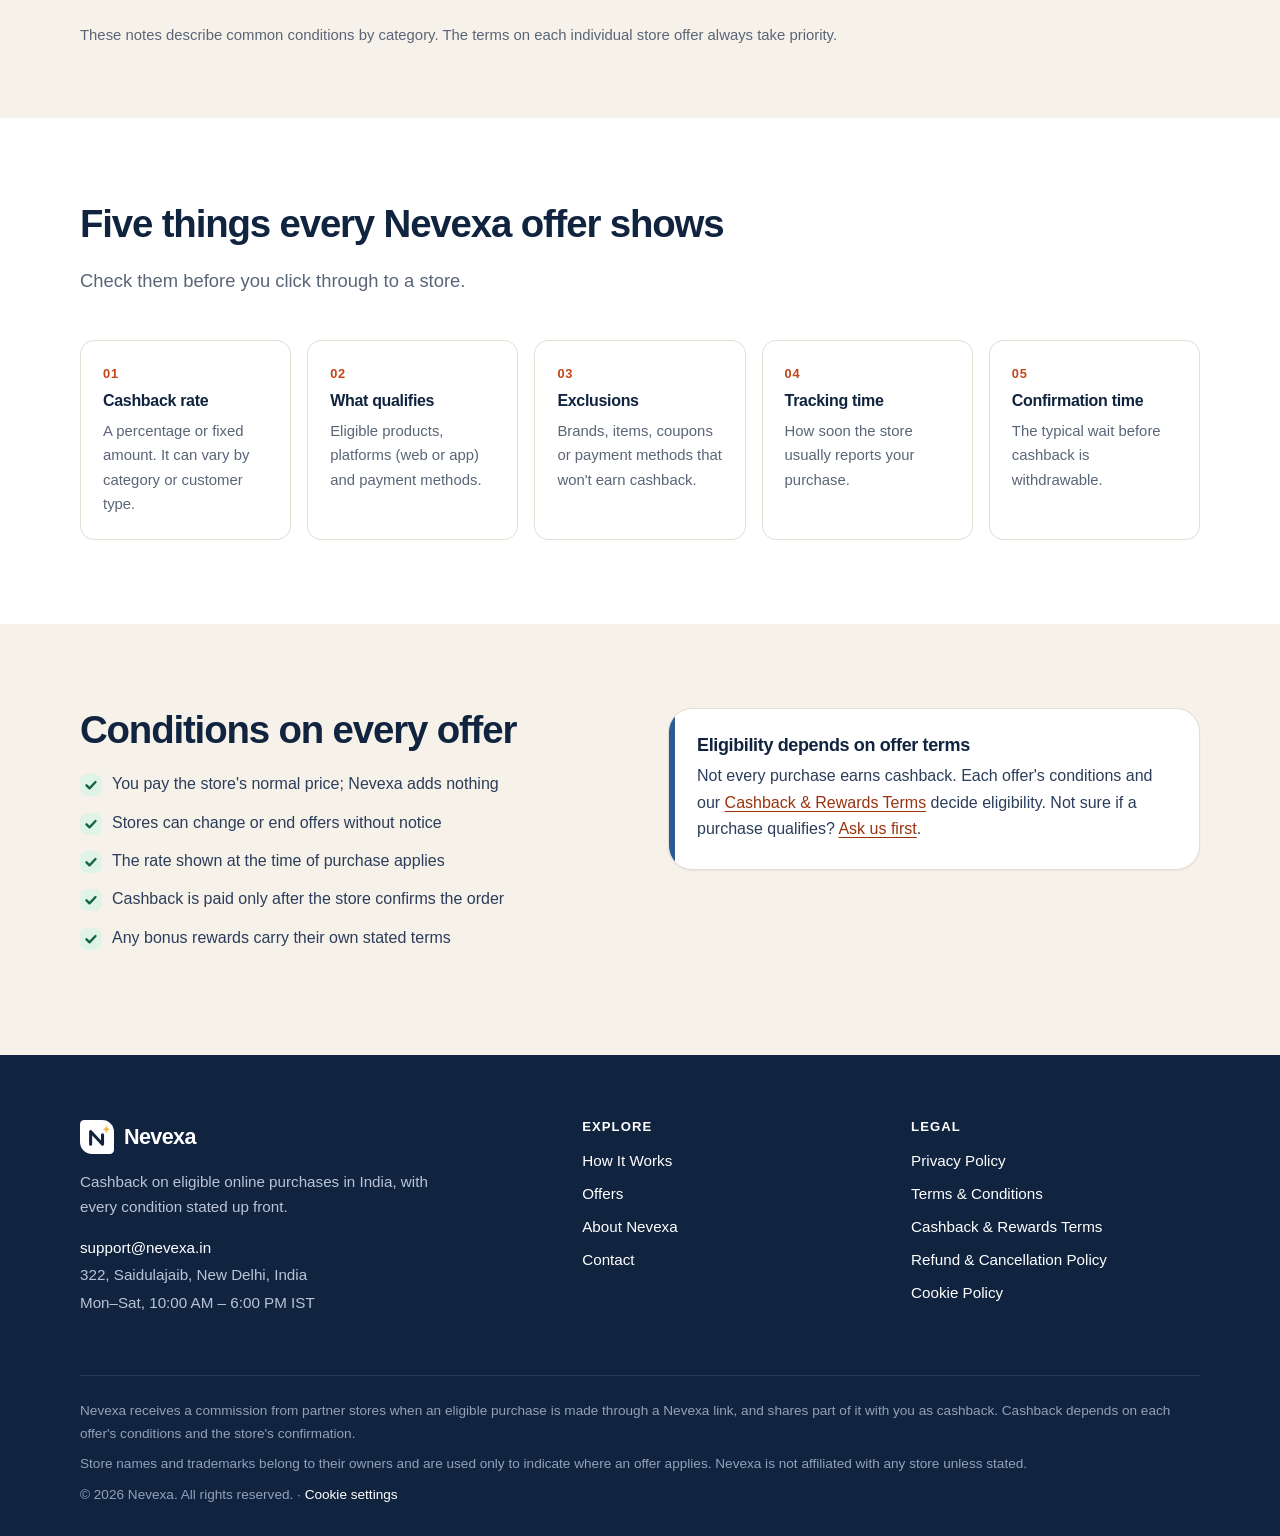
<file: offers.html>
<!doctype html>
<html lang="en-IN">
<head>
<meta charset="utf-8">
<meta name="viewport" content="width=device-width, initial-scale=1">
<title>Cashback Offers &amp; Conditions — Nevexa</title>
<meta name="description" content="Nevexa offer categories with typical cashback conditions, exclusions and confirmation times, so you know what qualifies before you shop.">
<meta name="robots" content="index, follow">
<link rel="canonical" href="https://nevexa.in/offers.html">
<meta name="theme-color" content="#10233f">
<meta property="og:type" content="website">
<meta property="og:site_name" content="Nevexa">
<meta property="og:locale" content="en_IN">
<meta property="og:title" content="Cashback Offers &amp; Conditions — Nevexa">
<meta property="og:description" content="Nevexa offer categories with typical cashback conditions, exclusions and confirmation times, so you know what qualifies before you shop.">
<meta property="og:url" content="https://nevexa.in/offers.html">
<meta property="og:image" content="https://nevexa.in/assets/img/og-image.png">
<meta property="og:image:width" content="1200">
<meta property="og:image:height" content="630">
<meta property="og:image:alt" content="Nevexa — cashback and rewards on online shopping in India">
<meta name="twitter:card" content="summary_large_image">
<meta name="twitter:title" content="Cashback Offers &amp; Conditions — Nevexa">
<meta name="twitter:description" content="Nevexa offer categories with typical cashback conditions, exclusions and confirmation times, so you know what qualifies before you shop.">
<meta name="twitter:image" content="https://nevexa.in/assets/img/og-image.png">
<link rel="icon" href="favicon.ico" sizes="32x32">
<link rel="icon" href="assets/img/favicon.svg" type="image/svg+xml">
<link rel="apple-touch-icon" href="assets/img/apple-touch-icon.png">
<link rel="manifest" href="site.webmanifest">
<link rel="stylesheet" href="assets/css/style.css">

</head>
<body>
<a class="skip-link" href="#main">Skip to content</a>
<header class="site-header">
  <div class="container">
    <div class="nav-shell">
      <a class="brand" href="index.html" aria-label="Nevexa home"><svg viewBox="0 0 40 40" aria-hidden="true" focusable="false"><path d="M5 0h21a14 14 0 0 1 14 14v21a5 5 0 0 1-5 5H14A14 14 0 0 1 0 26V5a5 5 0 0 1 5-5z" fill="#10233f"/><path d="M12.5 28.5v-15l14 15v-11" fill="none" stroke="#fff" stroke-width="3.6" stroke-linecap="round" stroke-linejoin="round"/><path d="M31 6.5l1.3 3.2 3.2 1.3-3.2 1.3L31 15.5l-1.3-3.2-3.2-1.3 3.2-1.3z" fill="#f2b544"/></svg><span>Nevexa</span></a>
      <button class="nav-toggle" type="button" aria-expanded="false" aria-controls="site-nav" aria-label="Open menu"><svg class="icon-open" viewBox="0 0 24 24" fill="none" stroke="currentColor" stroke-width="1.8" stroke-linecap="round" stroke-linejoin="round" aria-hidden="true" focusable="false"><path d="M4 7h16M4 12h16M4 17h16"/></svg><svg class="icon-close" viewBox="0 0 24 24" fill="none" stroke="currentColor" stroke-width="1.8" stroke-linecap="round" stroke-linejoin="round" aria-hidden="true" focusable="false"><path d="M6 6l12 12M18 6L6 18"/></svg></button>
      <nav id="site-nav" class="site-nav" aria-label="Main">
        <ul>
          <li><a href="index.html">Home</a></li><li><a href="how-it-works.html">How It Works</a></li><li><a href="offers.html" aria-current="page">Offers</a></li><li><a href="about.html">About</a></li>
          <li class="nav-cta"><a href="contact.html">Contact us</a></li>
        </ul>
      </nav>
    </div>
  </div>
</header>
<main id="main">
<section class="page-head">
  <div class="container"><div class="panel">
    <nav class="crumbs" aria-label="Breadcrumb"><ol><li><a href="index.html">Home</a></li><li aria-current="page">Offers</li></ol></nav>
    <h1>Offers &amp; cashback conditions</h1>
    <p class="lead">Nevexa offers come from partner stores across everyday categories. Each store sets its own cashback rate and conditions, which can change, so always check the individual offer before you buy.</p>
  </div></div>
</section>

<section class="section-sm" aria-labelledby="board-title">
  <div class="container">
    <div class="head">
      <h2 id="board-title">Offer categories</h2>
      <p class="lead">Select a category to see what usually qualifies, common exclusions and how cashback is calculated.</p>
    </div>
    <div class="toolbar" role="group" aria-label="Filter offer categories">
      <button type="button" class="chip" data-filter="all" aria-pressed="true">All</button>
      <button type="button" class="chip" data-filter="fashion" aria-pressed="false">Fashion</button>
      <button type="button" class="chip" data-filter="electronics" aria-pressed="false">Electronics</button>
      <button type="button" class="chip" data-filter="travel" aria-pressed="false">Travel</button>
      <button type="button" class="chip" data-filter="groceries" aria-pressed="false">Groceries</button>
      <button type="button" class="chip" data-filter="home" aria-pressed="false">Home</button>
      <button type="button" class="chip" data-filter="beauty" aria-pressed="false">Beauty</button>
    </div>
    <p id="category-count" class="visually-hidden" aria-live="polite">Showing 6 categories</p>
    <div class="board">
      <details class="offer" data-category="fashion" open>
        <summary>
          <span class="ico clay"><svg viewBox="0 0 24 24" fill="none" stroke="currentColor" stroke-width="1.8" stroke-linecap="round" stroke-linejoin="round" aria-hidden="true" focusable="false"><path d="M8 3l-5 3 2 4 2-1v12h10V9l2 1 2-4-5-3a4 4 0 0 1-8 0z"/></svg></span>
          <span class="ttl"><strong>Fashion &amp; footwear</strong><span>Clothing, shoes, bags, accessories</span></span>
          <span class="kv"><small>Cashback</small><span>% of eligible order value</span></span>
          <span class="kv"><small>Confirmation</small><span>Usually 45–75 days</span></span>
          <span class="chev" aria-hidden="true"><svg viewBox="0 0 24 24" fill="none" stroke="currentColor" stroke-width="1.8" stroke-linecap="round" stroke-linejoin="round" aria-hidden="true" focusable="false"><path d="M6 9l6 6 6-6"/></svg></span>
        </summary>
        <div class="body">
          <div><h4>Usually qualifies</h4><ul><li>Full-price and sale items</li><li>Orders completed in one visit</li></ul></div>
          <div><h4>Common exclusions</h4><ul><li>Gift cards and store credit</li><li>Returned or exchanged items</li><li>Brands excluded by the store</li></ul></div>
          <div><h4>Calculated on</h4><ul><li>Order value after discounts, excluding GST and delivery</li></ul></div>
        </div>
      </details>
      <details class="offer" data-category="electronics">
        <summary>
          <span class="ico"><svg viewBox="0 0 24 24" fill="none" stroke="currentColor" stroke-width="1.8" stroke-linecap="round" stroke-linejoin="round" aria-hidden="true" focusable="false"><rect x="7" y="2.5" width="10" height="19" rx="2"/><path d="M11 18.5h2"/></svg></span>
          <span class="ttl"><strong>Electronics &amp; appliances</strong><span>Phones, laptops, accessories, appliances</span></span>
          <span class="kv"><small>Cashback</small><span>% or fixed, by product type</span></span>
          <span class="kv"><small>Confirmation</small><span>Usually 45–90 days</span></span>
          <span class="chev" aria-hidden="true"><svg viewBox="0 0 24 24" fill="none" stroke="currentColor" stroke-width="1.8" stroke-linecap="round" stroke-linejoin="round" aria-hidden="true" focusable="false"><path d="M6 9l6 6 6-6"/></svg></span>
        </summary>
        <div class="body">
          <div><h4>Usually qualifies</h4><ul><li>Products in the categories listed on the offer</li></ul></div>
          <div><h4>Common exclusions</h4><ul><li>Some phone models</li><li>Exchange offers and EMI charges</li><li>Extended warranties</li></ul></div>
          <div><h4>Calculated on</h4><ul><li>Product value after discounts, excluding GST, fees and delivery</li></ul></div>
        </div>
      </details>
      <details class="offer" data-category="travel">
        <summary>
          <span class="ico gold"><svg viewBox="0 0 24 24" fill="none" stroke="currentColor" stroke-width="1.8" stroke-linecap="round" stroke-linejoin="round" aria-hidden="true" focusable="false"><path d="M10.5 13.5L3 11l1.5-1.5 7.5 1 4-4.5a2 2 0 0 1 3 3l-4.5 4 1 7.5L14 22l-2.5-7.5z"/></svg></span>
          <span class="ttl"><strong>Travel &amp; stays</strong><span>Flights, hotels, buses, holidays</span></span>
          <span class="kv"><small>Cashback</small><span>% or fixed per booking</span></span>
          <span class="kv"><small>Confirmation</small><span>After travel or check-out</span></span>
          <span class="chev" aria-hidden="true"><svg viewBox="0 0 24 24" fill="none" stroke="currentColor" stroke-width="1.8" stroke-linecap="round" stroke-linejoin="round" aria-hidden="true" focusable="false"><path d="M6 9l6 6 6-6"/></svg></span>
        </summary>
        <div class="body">
          <div><h4>Usually qualifies</h4><ul><li>Completed bookings</li><li>Hotel stays after check-out</li></ul></div>
          <div><h4>Common exclusions</h4><ul><li>Cancelled or rescheduled bookings</li><li>Taxes, fees and add-ons</li></ul></div>
          <div><h4>Calculated on</h4><ul><li>Base fare or room rate, as reported by the store</li></ul></div>
        </div>
      </details>
      <details class="offer" data-category="groceries">
        <summary>
          <span class="ico"><svg viewBox="0 0 24 24" fill="none" stroke="currentColor" stroke-width="1.8" stroke-linecap="round" stroke-linejoin="round" aria-hidden="true" focusable="false"><path d="M7 3v8M5 3v5a2 2 0 0 0 4 0V3M7 11v10M16 3c-2 1.5-3 4-3 7h3v11"/></svg></span>
          <span class="ttl"><strong>Groceries &amp; food</strong><span>Groceries, essentials, food delivery</span></span>
          <span class="kv"><small>Cashback</small><span>Often for new customers</span></span>
          <span class="kv"><small>Confirmation</small><span>Usually 30–60 days</span></span>
          <span class="chev" aria-hidden="true"><svg viewBox="0 0 24 24" fill="none" stroke="currentColor" stroke-width="1.8" stroke-linecap="round" stroke-linejoin="round" aria-hidden="true" focusable="false"><path d="M6 9l6 6 6-6"/></svg></span>
        </summary>
        <div class="body">
          <div><h4>Usually qualifies</h4><ul><li>Orders meeting the stated customer type or minimum order value</li></ul></div>
          <div><h4>Common exclusions</h4><ul><li>Repeat orders, where stated</li><li>Wallet top-ups</li><li>Delivery and packing charges</li></ul></div>
          <div><h4>Calculated on</h4><ul><li>Order value after discounts, excluding charges</li></ul></div>
        </div>
      </details>
      <details class="offer" data-category="home">
        <summary>
          <span class="ico clay"><svg viewBox="0 0 24 24" fill="none" stroke="currentColor" stroke-width="1.8" stroke-linecap="round" stroke-linejoin="round" aria-hidden="true" focusable="false"><path d="M3 11l9-7 9 7M5.5 9.5V20h13V9.5"/><path d="M10 20v-5h4v5"/></svg></span>
          <span class="ttl"><strong>Home &amp; kitchen</strong><span>Furniture, décor, kitchenware</span></span>
          <span class="kv"><small>Cashback</small><span>% of eligible order value</span></span>
          <span class="kv"><small>Confirmation</small><span>Usually 45–90 days</span></span>
          <span class="chev" aria-hidden="true"><svg viewBox="0 0 24 24" fill="none" stroke="currentColor" stroke-width="1.8" stroke-linecap="round" stroke-linejoin="round" aria-hidden="true" focusable="false"><path d="M6 9l6 6 6-6"/></svg></span>
        </summary>
        <div class="body">
          <div><h4>Usually qualifies</h4><ul><li>Delivered orders that aren't returned</li></ul></div>
          <div><h4>Common exclusions</h4><ul><li>Installation and assembly charges</li><li>Bulk or business orders</li></ul></div>
          <div><h4>Calculated on</h4><ul><li>Product value excluding GST and services</li></ul></div>
        </div>
      </details>
      <details class="offer" data-category="beauty">
        <summary>
          <span class="ico gold"><svg viewBox="0 0 24 24" fill="none" stroke="currentColor" stroke-width="1.8" stroke-linecap="round" stroke-linejoin="round" aria-hidden="true" focusable="false"><path d="M9 3h6v5H9zM8 8h8v13H8z"/><path d="M12 12v5"/></svg></span>
          <span class="ttl"><strong>Beauty &amp; personal care</strong><span>Skincare, makeup, haircare, grooming</span></span>
          <span class="kv"><small>Cashback</small><span>% of eligible order value</span></span>
          <span class="kv"><small>Confirmation</small><span>Usually 30–60 days</span></span>
          <span class="chev" aria-hidden="true"><svg viewBox="0 0 24 24" fill="none" stroke="currentColor" stroke-width="1.8" stroke-linecap="round" stroke-linejoin="round" aria-hidden="true" focusable="false"><path d="M6 9l6 6 6-6"/></svg></span>
        </summary>
        <div class="body">
          <div><h4>Usually qualifies</h4><ul><li>Products from brands included in the offer</li></ul></div>
          <div><h4>Common exclusions</h4><ul><li>Selected brands and combo packs</li><li>Orders using outside coupons</li></ul></div>
          <div><h4>Calculated on</h4><ul><li>Order value after discounts, excluding GST and delivery</li></ul></div>
        </div>
      </details>
    </div>
    <p class="muted mt" style="font-size:.93rem">These notes describe common conditions by category. The terms on each individual store offer always take priority.</p>
  </div>
</section>

<section class="section surface" aria-labelledby="read">
  <div class="container">
    <div class="head">
      <h2 id="read">Five things every Nevexa offer shows</h2>
      <p class="lead">Check them before you click through to a store.</p>
    </div>
    <div class="anatomy">
      <div><h3>Cashback rate</h3><p>A percentage or fixed amount. It can vary by category or customer type.</p></div>
      <div><h3>What qualifies</h3><p>Eligible products, platforms (web or app) and payment methods.</p></div>
      <div><h3>Exclusions</h3><p>Brands, items, coupons or payment methods that won't earn cashback.</p></div>
      <div><h3>Tracking time</h3><p>How soon the store usually reports your purchase.</p></div>
      <div><h3>Confirmation time</h3><p>The typical wait before cashback is withdrawable.</p></div>
    </div>
  </div>
</section>

<section class="section" aria-labelledby="always">
  <div class="container split">
    <div>
      <h2 id="always">Conditions on every offer</h2>
      <ul class="checks">
        <li>You pay the store's normal price; Nevexa adds nothing</li>
        <li>Stores can change or end offers without notice</li>
        <li>The rate shown at the time of purchase applies</li>
        <li>Cashback is paid only after the store confirms the order</li>
        <li>Any bonus rewards carry their own stated terms</li>
      </ul>
    </div>
    <div class="note sky">
      <h3>Eligibility depends on offer terms</h3>
      <p>Not every purchase earns cashback. Each offer's conditions and our <a href="cashback-terms.html">Cashback &amp; Rewards Terms</a> decide eligibility. Not sure if a purchase qualifies? <a href="contact.html">Ask us first</a>.</p>
    </div>
  </div>
</section>

</main>
<footer class="site-footer">
  <div class="container">
    <div class="footer-grid">
      <div class="footer-about">
        <a class="brand" href="index.html" aria-label="Nevexa home"><svg viewBox="0 0 40 40" aria-hidden="true" focusable="false"><path d="M5 0h21a14 14 0 0 1 14 14v21a5 5 0 0 1-5 5H14A14 14 0 0 1 0 26V5a5 5 0 0 1 5-5z" fill="#10233f"/><path d="M12.5 28.5v-15l14 15v-11" fill="none" stroke="#fff" stroke-width="3.6" stroke-linecap="round" stroke-linejoin="round"/><path d="M31 6.5l1.3 3.2 3.2 1.3-3.2 1.3L31 15.5l-1.3-3.2-3.2-1.3 3.2-1.3z" fill="#f2b544"/></svg><span>Nevexa</span></a>
        <p>Cashback on eligible online purchases in India, with every condition stated up front.</p>
        <p class="footer-contact"><a href="mailto:support@nevexa.in">support@nevexa.in</a><br>322, Saidulajaib, New Delhi, India<br>Mon–Sat, 10:00 AM – 6:00 PM IST</p>
      </div>
      <div>
        <h2>Explore</h2>
        <ul>
          <li><a href="how-it-works.html">How It Works</a></li>
          <li><a href="offers.html">Offers</a></li>
          <li><a href="about.html">About Nevexa</a></li>
          <li><a href="contact.html">Contact</a></li>
        </ul>
      </div>
      <div>
        <h2>Legal</h2>
        <ul><li><a href="privacy-policy.html">Privacy Policy</a></li><li><a href="terms.html">Terms & Conditions</a></li><li><a href="cashback-terms.html">Cashback & Rewards Terms</a></li><li><a href="refund-policy.html">Refund & Cancellation Policy</a></li><li><a href="cookie-policy.html">Cookie Policy</a></li></ul>
      </div>
    </div>
    <div class="footer-disclosure">
      <p>Nevexa receives a commission from partner stores when an eligible purchase is made through a Nevexa link, and shares part of it with you as cashback. Cashback depends on each offer's conditions and the store's confirmation.</p>
      <p>Store names and trademarks belong to their owners and are used only to indicate where an offer applies. Nevexa is not affiliated with any store unless stated.</p>
      <p>&copy; <span data-year>2026</span> Nevexa. All rights reserved. · <a href="#" data-consent-reset>Cookie settings</a></p>
    </div>
  </div>
</footer>
<div id="cookie-banner" class="cookie-banner" role="region" aria-label="Cookie consent" hidden>
  <p>Nevexa uses essential storage to run this site. With your consent, we'd also use analytics and advertising cookies to measure our marketing. See the <a href="cookie-policy.html">Cookie Policy</a>.</p>
  <div class="btn-row">
    <button type="button" class="btn btn-primary" data-consent-accept>Accept all</button>
    <button type="button" class="btn btn-outline" data-consent-reject>Essential only</button>
  </div>
</div>
<script src="assets/js/main.js" defer></script>
</body>
</html>
</file>
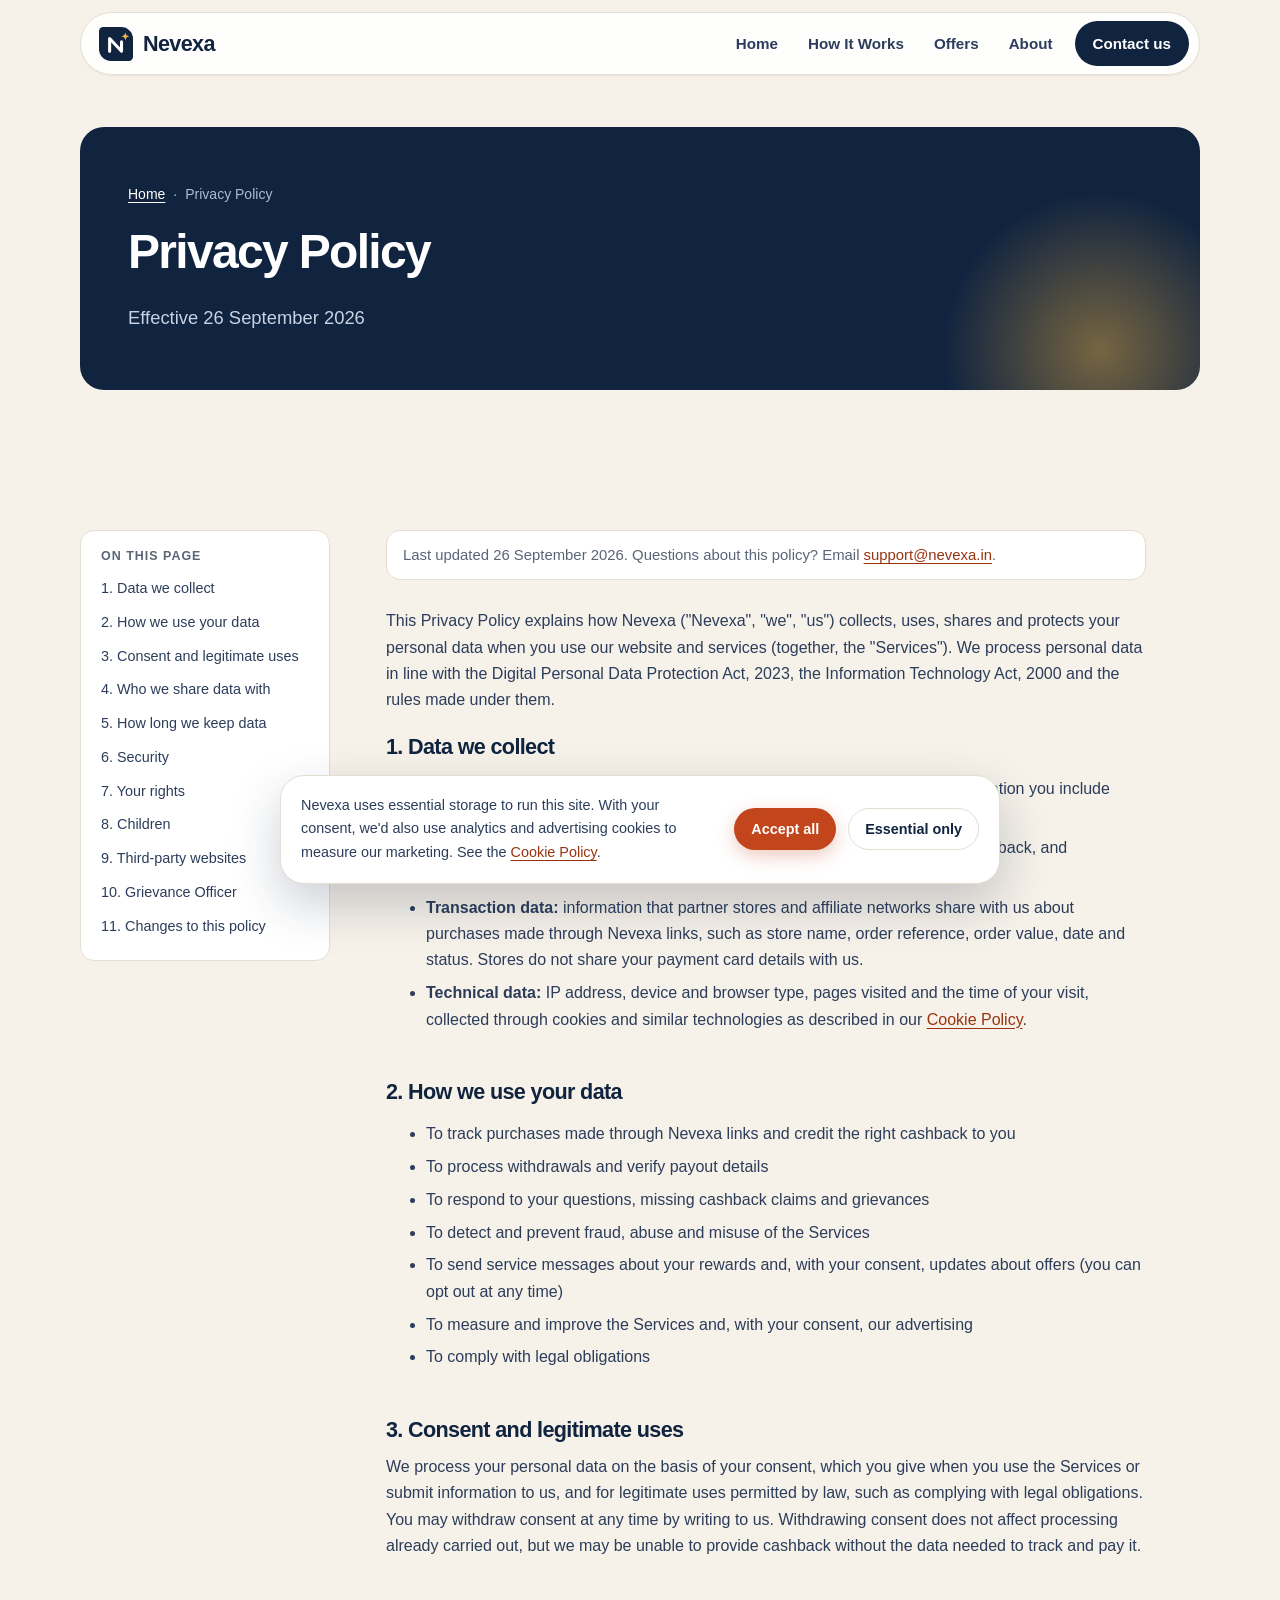
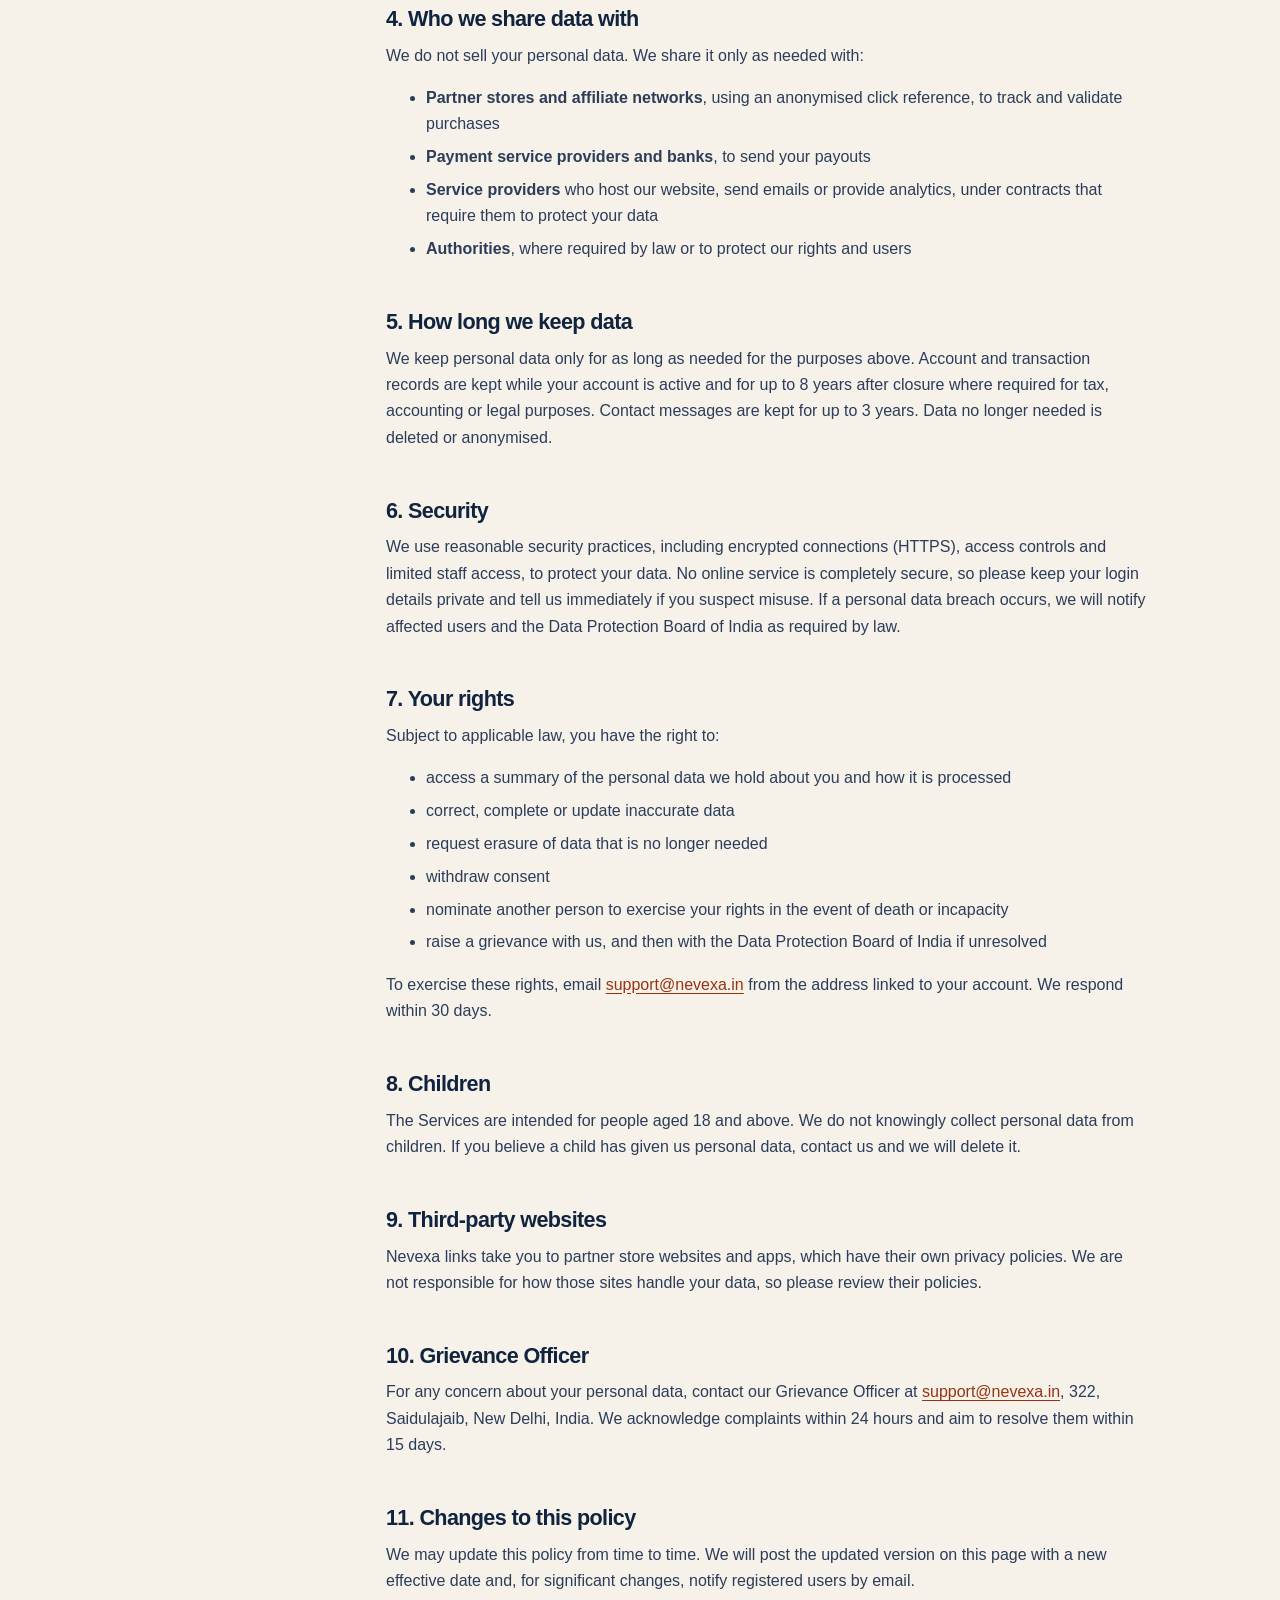
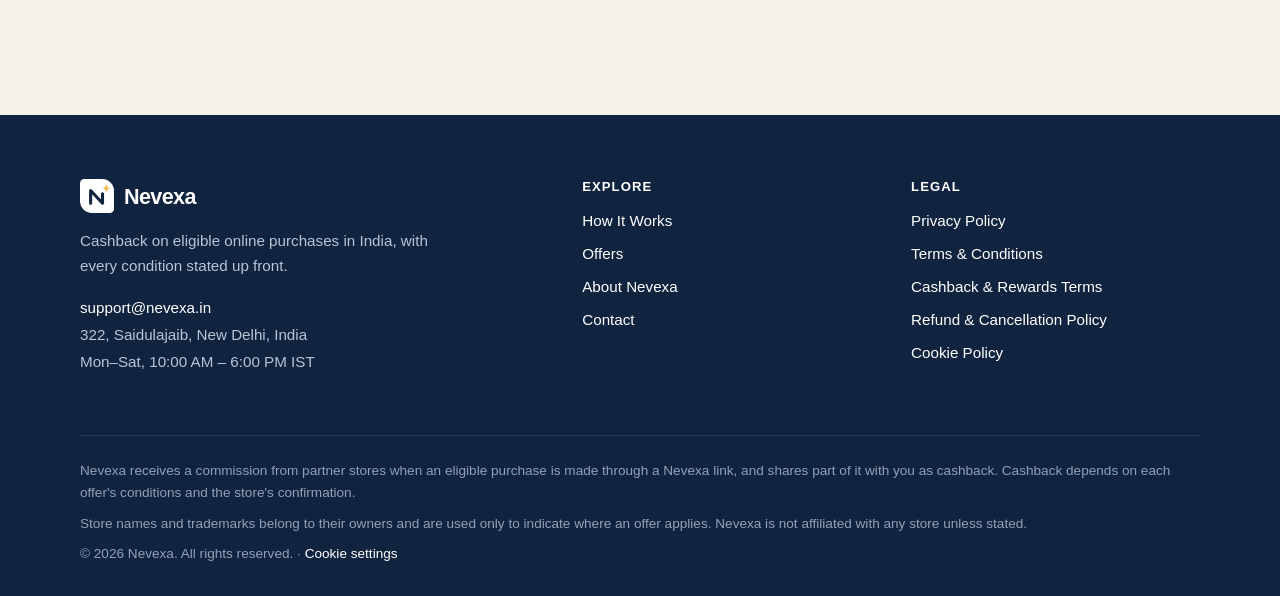
<file: privacy-policy.html>
<!doctype html>
<html lang="en-IN">
<head>
<meta charset="utf-8">
<meta name="viewport" content="width=device-width, initial-scale=1">
<title>Privacy Policy — Nevexa</title>
<meta name="description" content="How Nevexa collects, uses, shares and protects your personal data, and your rights under Indian law.">
<meta name="robots" content="index, follow">
<link rel="canonical" href="https://nevexa.in/privacy-policy.html">
<meta name="theme-color" content="#10233f">
<meta property="og:type" content="website">
<meta property="og:site_name" content="Nevexa">
<meta property="og:locale" content="en_IN">
<meta property="og:title" content="Privacy Policy — Nevexa">
<meta property="og:description" content="How Nevexa collects, uses, shares and protects your personal data, and your rights under Indian law.">
<meta property="og:url" content="https://nevexa.in/privacy-policy.html">
<meta property="og:image" content="https://nevexa.in/assets/img/og-image.png">
<meta property="og:image:width" content="1200">
<meta property="og:image:height" content="630">
<meta property="og:image:alt" content="Nevexa — cashback and rewards on online shopping in India">
<meta name="twitter:card" content="summary_large_image">
<meta name="twitter:title" content="Privacy Policy — Nevexa">
<meta name="twitter:description" content="How Nevexa collects, uses, shares and protects your personal data, and your rights under Indian law.">
<meta name="twitter:image" content="https://nevexa.in/assets/img/og-image.png">
<link rel="icon" href="favicon.ico" sizes="32x32">
<link rel="icon" href="assets/img/favicon.svg" type="image/svg+xml">
<link rel="apple-touch-icon" href="assets/img/apple-touch-icon.png">
<link rel="manifest" href="site.webmanifest">
<link rel="stylesheet" href="assets/css/style.css">

</head>
<body>
<a class="skip-link" href="#main">Skip to content</a>
<header class="site-header">
  <div class="container">
    <div class="nav-shell">
      <a class="brand" href="index.html" aria-label="Nevexa home"><svg viewBox="0 0 40 40" aria-hidden="true" focusable="false"><path d="M5 0h21a14 14 0 0 1 14 14v21a5 5 0 0 1-5 5H14A14 14 0 0 1 0 26V5a5 5 0 0 1 5-5z" fill="#10233f"/><path d="M12.5 28.5v-15l14 15v-11" fill="none" stroke="#fff" stroke-width="3.6" stroke-linecap="round" stroke-linejoin="round"/><path d="M31 6.5l1.3 3.2 3.2 1.3-3.2 1.3L31 15.5l-1.3-3.2-3.2-1.3 3.2-1.3z" fill="#f2b544"/></svg><span>Nevexa</span></a>
      <button class="nav-toggle" type="button" aria-expanded="false" aria-controls="site-nav" aria-label="Open menu"><svg class="icon-open" viewBox="0 0 24 24" fill="none" stroke="currentColor" stroke-width="1.8" stroke-linecap="round" stroke-linejoin="round" aria-hidden="true" focusable="false"><path d="M4 7h16M4 12h16M4 17h16"/></svg><svg class="icon-close" viewBox="0 0 24 24" fill="none" stroke="currentColor" stroke-width="1.8" stroke-linecap="round" stroke-linejoin="round" aria-hidden="true" focusable="false"><path d="M6 6l12 12M18 6L6 18"/></svg></button>
      <nav id="site-nav" class="site-nav" aria-label="Main">
        <ul>
          <li><a href="index.html">Home</a></li><li><a href="how-it-works.html">How It Works</a></li><li><a href="offers.html">Offers</a></li><li><a href="about.html">About</a></li>
          <li class="nav-cta"><a href="contact.html">Contact us</a></li>
        </ul>
      </nav>
    </div>
  </div>
</header>
<main id="main">
<section class="page-head">
  <div class="container"><div class="panel">
    <nav class="crumbs" aria-label="Breadcrumb"><ol><li><a href="index.html">Home</a></li><li aria-current="page">Privacy Policy</li></ol></nav>
    <h1>Privacy Policy</h1>
    <p class="lead">Effective 26 September 2026</p>
  </div></div>
</section>
<section class="section">
  <div class="container legal-layout">
    <aside class="toc" aria-label="On this page"><h2>On this page</h2><ol><li><a href="#data-we-collect">1. Data we collect</a></li><li><a href="#how-we-use">2. How we use your data</a></li><li><a href="#legal-basis">3. Consent and legitimate uses</a></li><li><a href="#sharing">4. Who we share data with</a></li><li><a href="#retention">5. How long we keep data</a></li><li><a href="#security">6. Security</a></li><li><a href="#your-rights">7. Your rights</a></li><li><a href="#children">8. Children</a></li><li><a href="#links">9. Third-party websites</a></li><li><a href="#grievance">10. Grievance Officer</a></li><li><a href="#changes">11. Changes to this policy</a></li></ol></aside>
    <article class="prose">
      <p class="meta">Last updated 26 September 2026. Questions about this policy? Email <a href="mailto:support@nevexa.in">support@nevexa.in</a>.</p>
      <p>This Privacy Policy explains how Nevexa ("Nevexa", "we", "us") collects, uses, shares and protects your personal data when you use our website and services (together, the "Services"). We process personal data in line with the Digital Personal Data Protection Act, 2023, the Information Technology Act, 2000 and the rules made under them.</p>

<h2 id="data-we-collect">1. Data we collect</h2>
<ul>
  <li><strong>Details you give us:</strong> your name, email address, mobile number and any information you include when you contact us.</li>
  <li><strong>Payout details:</strong> the UPI ID or bank account details you provide to withdraw cashback, and verification details where required to prevent fraud.</li>
  <li><strong>Transaction data:</strong> information that partner stores and affiliate networks share with us about purchases made through Nevexa links, such as store name, order reference, order value, date and status. Stores do not share your payment card details with us.</li>
  <li><strong>Technical data:</strong> IP address, device and browser type, pages visited and the time of your visit, collected through cookies and similar technologies as described in our <a href="cookie-policy.html">Cookie Policy</a>.</li>
</ul>

<h2 id="how-we-use">2. How we use your data</h2>
<ul>
  <li>To track purchases made through Nevexa links and credit the right cashback to you</li>
  <li>To process withdrawals and verify payout details</li>
  <li>To respond to your questions, missing cashback claims and grievances</li>
  <li>To detect and prevent fraud, abuse and misuse of the Services</li>
  <li>To send service messages about your rewards and, with your consent, updates about offers (you can opt out at any time)</li>
  <li>To measure and improve the Services and, with your consent, our advertising</li>
  <li>To comply with legal obligations</li>
</ul>

<h2 id="legal-basis">3. Consent and legitimate uses</h2>
<p>We process your personal data on the basis of your consent, which you give when you use the Services or submit information to us, and for legitimate uses permitted by law, such as complying with legal obligations. You may withdraw consent at any time by writing to us. Withdrawing consent does not affect processing already carried out, but we may be unable to provide cashback without the data needed to track and pay it.</p>

<h2 id="sharing">4. Who we share data with</h2>
<p>We do not sell your personal data. We share it only as needed with:</p>
<ul>
  <li><strong>Partner stores and affiliate networks</strong>, using an anonymised click reference, to track and validate purchases</li>
  <li><strong>Payment service providers and banks</strong>, to send your payouts</li>
  <li><strong>Service providers</strong> who host our website, send emails or provide analytics, under contracts that require them to protect your data</li>
  <li><strong>Authorities</strong>, where required by law or to protect our rights and users</li>
</ul>

<h2 id="retention">5. How long we keep data</h2>
<p>We keep personal data only for as long as needed for the purposes above. Account and transaction records are kept while your account is active and for up to 8 years after closure where required for tax, accounting or legal purposes. Contact messages are kept for up to 3 years. Data no longer needed is deleted or anonymised.</p>

<h2 id="security">6. Security</h2>
<p>We use reasonable security practices, including encrypted connections (HTTPS), access controls and limited staff access, to protect your data. No online service is completely secure, so please keep your login details private and tell us immediately if you suspect misuse. If a personal data breach occurs, we will notify affected users and the Data Protection Board of India as required by law.</p>

<h2 id="your-rights">7. Your rights</h2>
<p>Subject to applicable law, you have the right to:</p>
<ul>
  <li>access a summary of the personal data we hold about you and how it is processed</li>
  <li>correct, complete or update inaccurate data</li>
  <li>request erasure of data that is no longer needed</li>
  <li>withdraw consent</li>
  <li>nominate another person to exercise your rights in the event of death or incapacity</li>
  <li>raise a grievance with us, and then with the Data Protection Board of India if unresolved</li>
</ul>
<p>To exercise these rights, email <a href="mailto:support@nevexa.in">support@nevexa.in</a> from the address linked to your account. We respond within 30 days.</p>

<h2 id="children">8. Children</h2>
<p>The Services are intended for people aged 18 and above. We do not knowingly collect personal data from children. If you believe a child has given us personal data, contact us and we will delete it.</p>

<h2 id="links">9. Third-party websites</h2>
<p>Nevexa links take you to partner store websites and apps, which have their own privacy policies. We are not responsible for how those sites handle your data, so please review their policies.</p>

<h2 id="grievance">10. Grievance Officer</h2>
<p>For any concern about your personal data, contact our Grievance Officer at <a href="mailto:support@nevexa.in?subject=Privacy%20grievance">support@nevexa.in</a>, 322, Saidulajaib, New Delhi, India. We acknowledge complaints within 24 hours and aim to resolve them within 15 days.</p>

<h2 id="changes">11. Changes to this policy</h2>
<p>We may update this policy from time to time. We will post the updated version on this page with a new effective date and, for significant changes, notify registered users by email.</p>

    </article>
  </div>
</section>
</main>
<footer class="site-footer">
  <div class="container">
    <div class="footer-grid">
      <div class="footer-about">
        <a class="brand" href="index.html" aria-label="Nevexa home"><svg viewBox="0 0 40 40" aria-hidden="true" focusable="false"><path d="M5 0h21a14 14 0 0 1 14 14v21a5 5 0 0 1-5 5H14A14 14 0 0 1 0 26V5a5 5 0 0 1 5-5z" fill="#10233f"/><path d="M12.5 28.5v-15l14 15v-11" fill="none" stroke="#fff" stroke-width="3.6" stroke-linecap="round" stroke-linejoin="round"/><path d="M31 6.5l1.3 3.2 3.2 1.3-3.2 1.3L31 15.5l-1.3-3.2-3.2-1.3 3.2-1.3z" fill="#f2b544"/></svg><span>Nevexa</span></a>
        <p>Cashback on eligible online purchases in India, with every condition stated up front.</p>
        <p class="footer-contact"><a href="mailto:support@nevexa.in">support@nevexa.in</a><br>322, Saidulajaib, New Delhi, India<br>Mon–Sat, 10:00 AM – 6:00 PM IST</p>
      </div>
      <div>
        <h2>Explore</h2>
        <ul>
          <li><a href="how-it-works.html">How It Works</a></li>
          <li><a href="offers.html">Offers</a></li>
          <li><a href="about.html">About Nevexa</a></li>
          <li><a href="contact.html">Contact</a></li>
        </ul>
      </div>
      <div>
        <h2>Legal</h2>
        <ul><li><a href="privacy-policy.html">Privacy Policy</a></li><li><a href="terms.html">Terms & Conditions</a></li><li><a href="cashback-terms.html">Cashback & Rewards Terms</a></li><li><a href="refund-policy.html">Refund & Cancellation Policy</a></li><li><a href="cookie-policy.html">Cookie Policy</a></li></ul>
      </div>
    </div>
    <div class="footer-disclosure">
      <p>Nevexa receives a commission from partner stores when an eligible purchase is made through a Nevexa link, and shares part of it with you as cashback. Cashback depends on each offer's conditions and the store's confirmation.</p>
      <p>Store names and trademarks belong to their owners and are used only to indicate where an offer applies. Nevexa is not affiliated with any store unless stated.</p>
      <p>&copy; <span data-year>2026</span> Nevexa. All rights reserved. · <a href="#" data-consent-reset>Cookie settings</a></p>
    </div>
  </div>
</footer>
<div id="cookie-banner" class="cookie-banner" role="region" aria-label="Cookie consent" hidden>
  <p>Nevexa uses essential storage to run this site. With your consent, we'd also use analytics and advertising cookies to measure our marketing. See the <a href="cookie-policy.html">Cookie Policy</a>.</p>
  <div class="btn-row">
    <button type="button" class="btn btn-primary" data-consent-accept>Accept all</button>
    <button type="button" class="btn btn-outline" data-consent-reject>Essential only</button>
  </div>
</div>
<script src="assets/js/main.js" defer></script>
</body>
</html>
</file>
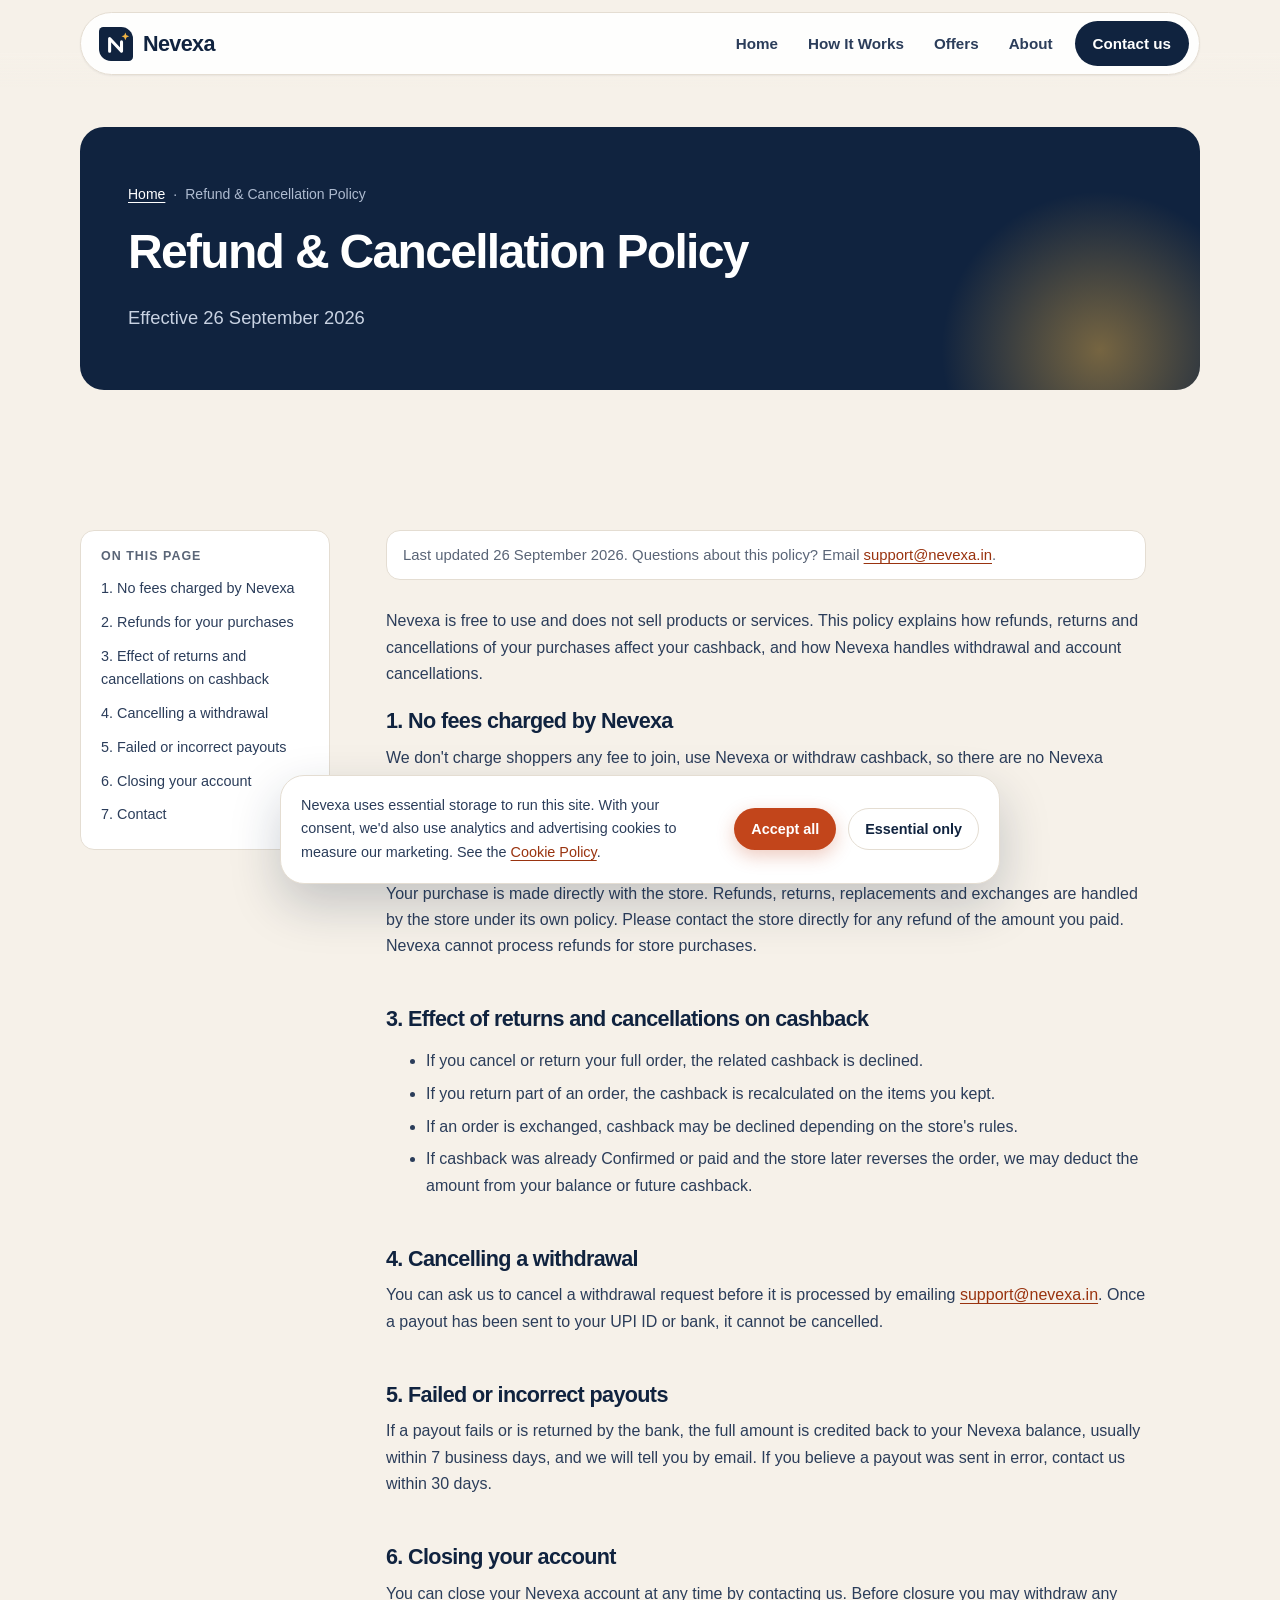
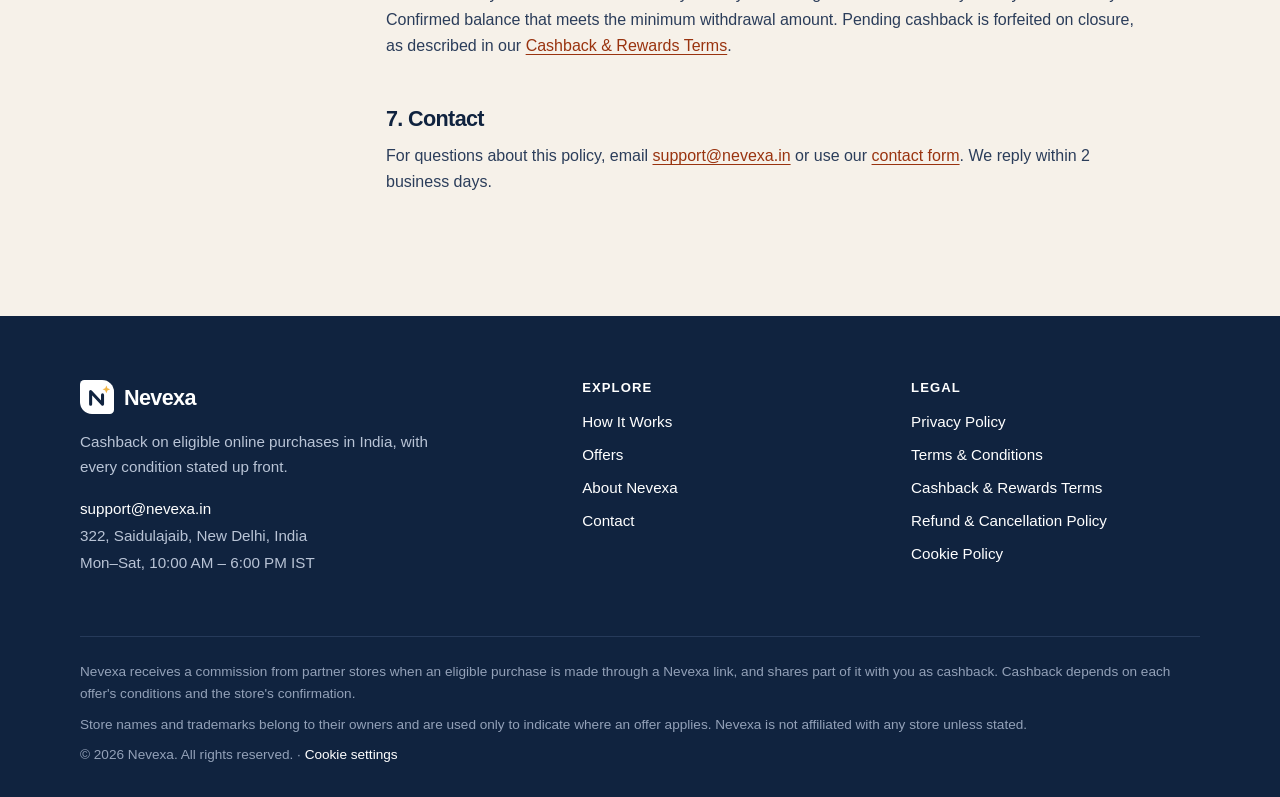
<file: refund-policy.html>
<!doctype html>
<html lang="en-IN">
<head>
<meta charset="utf-8">
<meta name="viewport" content="width=device-width, initial-scale=1">
<title>Refund &amp; Cancellation Policy — Nevexa</title>
<meta name="description" content="How returns, cancellations and withdrawal requests affect your Nevexa cashback.">
<meta name="robots" content="index, follow">
<link rel="canonical" href="https://nevexa.in/refund-policy.html">
<meta name="theme-color" content="#10233f">
<meta property="og:type" content="website">
<meta property="og:site_name" content="Nevexa">
<meta property="og:locale" content="en_IN">
<meta property="og:title" content="Refund &amp; Cancellation Policy — Nevexa">
<meta property="og:description" content="How returns, cancellations and withdrawal requests affect your Nevexa cashback.">
<meta property="og:url" content="https://nevexa.in/refund-policy.html">
<meta property="og:image" content="https://nevexa.in/assets/img/og-image.png">
<meta property="og:image:width" content="1200">
<meta property="og:image:height" content="630">
<meta property="og:image:alt" content="Nevexa — cashback and rewards on online shopping in India">
<meta name="twitter:card" content="summary_large_image">
<meta name="twitter:title" content="Refund &amp; Cancellation Policy — Nevexa">
<meta name="twitter:description" content="How returns, cancellations and withdrawal requests affect your Nevexa cashback.">
<meta name="twitter:image" content="https://nevexa.in/assets/img/og-image.png">
<link rel="icon" href="favicon.ico" sizes="32x32">
<link rel="icon" href="assets/img/favicon.svg" type="image/svg+xml">
<link rel="apple-touch-icon" href="assets/img/apple-touch-icon.png">
<link rel="manifest" href="site.webmanifest">
<link rel="stylesheet" href="assets/css/style.css">

</head>
<body>
<a class="skip-link" href="#main">Skip to content</a>
<header class="site-header">
  <div class="container">
    <div class="nav-shell">
      <a class="brand" href="index.html" aria-label="Nevexa home"><svg viewBox="0 0 40 40" aria-hidden="true" focusable="false"><path d="M5 0h21a14 14 0 0 1 14 14v21a5 5 0 0 1-5 5H14A14 14 0 0 1 0 26V5a5 5 0 0 1 5-5z" fill="#10233f"/><path d="M12.5 28.5v-15l14 15v-11" fill="none" stroke="#fff" stroke-width="3.6" stroke-linecap="round" stroke-linejoin="round"/><path d="M31 6.5l1.3 3.2 3.2 1.3-3.2 1.3L31 15.5l-1.3-3.2-3.2-1.3 3.2-1.3z" fill="#f2b544"/></svg><span>Nevexa</span></a>
      <button class="nav-toggle" type="button" aria-expanded="false" aria-controls="site-nav" aria-label="Open menu"><svg class="icon-open" viewBox="0 0 24 24" fill="none" stroke="currentColor" stroke-width="1.8" stroke-linecap="round" stroke-linejoin="round" aria-hidden="true" focusable="false"><path d="M4 7h16M4 12h16M4 17h16"/></svg><svg class="icon-close" viewBox="0 0 24 24" fill="none" stroke="currentColor" stroke-width="1.8" stroke-linecap="round" stroke-linejoin="round" aria-hidden="true" focusable="false"><path d="M6 6l12 12M18 6L6 18"/></svg></button>
      <nav id="site-nav" class="site-nav" aria-label="Main">
        <ul>
          <li><a href="index.html">Home</a></li><li><a href="how-it-works.html">How It Works</a></li><li><a href="offers.html">Offers</a></li><li><a href="about.html">About</a></li>
          <li class="nav-cta"><a href="contact.html">Contact us</a></li>
        </ul>
      </nav>
    </div>
  </div>
</header>
<main id="main">
<section class="page-head">
  <div class="container"><div class="panel">
    <nav class="crumbs" aria-label="Breadcrumb"><ol><li><a href="index.html">Home</a></li><li aria-current="page">Refund &amp; Cancellation Policy</li></ol></nav>
    <h1>Refund &amp; Cancellation Policy</h1>
    <p class="lead">Effective 26 September 2026</p>
  </div></div>
</section>
<section class="section">
  <div class="container legal-layout">
    <aside class="toc" aria-label="On this page"><h2>On this page</h2><ol><li><a href="#no-fees">1. No fees charged by Nevexa</a></li><li><a href="#store-refunds">2. Refunds for your purchases</a></li><li><a href="#effect">3. Effect of returns and cancellations on cashback</a></li><li><a href="#withdrawal-cancel">4. Cancelling a withdrawal</a></li><li><a href="#failed">5. Failed or incorrect payouts</a></li><li><a href="#account-cancel">6. Closing your account</a></li><li><a href="#contact">7. Contact</a></li></ol></aside>
    <article class="prose">
      <p class="meta">Last updated 26 September 2026. Questions about this policy? Email <a href="mailto:support@nevexa.in">support@nevexa.in</a>.</p>
      <p>Nevexa is free to use and does not sell products or services. This policy explains how refunds, returns and cancellations of your purchases affect your cashback, and how Nevexa handles withdrawal and account cancellations.</p>

<h2 id="no-fees">1. No fees charged by Nevexa</h2>
<p>We don't charge shoppers any fee to join, use Nevexa or withdraw cashback, so there are no Nevexa charges to refund.</p>

<h2 id="store-refunds">2. Refunds for your purchases</h2>
<p>Your purchase is made directly with the store. Refunds, returns, replacements and exchanges are handled by the store under its own policy. Please contact the store directly for any refund of the amount you paid. Nevexa cannot process refunds for store purchases.</p>

<h2 id="effect">3. Effect of returns and cancellations on cashback</h2>
<ul>
  <li>If you cancel or return your full order, the related cashback is declined.</li>
  <li>If you return part of an order, the cashback is recalculated on the items you kept.</li>
  <li>If an order is exchanged, cashback may be declined depending on the store's rules.</li>
  <li>If cashback was already Confirmed or paid and the store later reverses the order, we may deduct the amount from your balance or future cashback.</li>
</ul>

<h2 id="withdrawal-cancel">4. Cancelling a withdrawal</h2>
<p>You can ask us to cancel a withdrawal request before it is processed by emailing <a href="mailto:support@nevexa.in?subject=Cancel%20withdrawal">support@nevexa.in</a>. Once a payout has been sent to your UPI ID or bank, it cannot be cancelled.</p>

<h2 id="failed">5. Failed or incorrect payouts</h2>
<p>If a payout fails or is returned by the bank, the full amount is credited back to your Nevexa balance, usually within 7 business days, and we will tell you by email. If you believe a payout was sent in error, contact us within 30 days.</p>

<h2 id="account-cancel">6. Closing your account</h2>
<p>You can close your Nevexa account at any time by contacting us. Before closure you may withdraw any Confirmed balance that meets the minimum withdrawal amount. Pending cashback is forfeited on closure, as described in our <a href="cashback-terms.html">Cashback &amp; Rewards Terms</a>.</p>

<h2 id="contact">7. Contact</h2>
<p>For questions about this policy, email <a href="mailto:support@nevexa.in">support@nevexa.in</a> or use our <a href="contact.html">contact form</a>. We reply within 2 business days.</p>

    </article>
  </div>
</section>
</main>
<footer class="site-footer">
  <div class="container">
    <div class="footer-grid">
      <div class="footer-about">
        <a class="brand" href="index.html" aria-label="Nevexa home"><svg viewBox="0 0 40 40" aria-hidden="true" focusable="false"><path d="M5 0h21a14 14 0 0 1 14 14v21a5 5 0 0 1-5 5H14A14 14 0 0 1 0 26V5a5 5 0 0 1 5-5z" fill="#10233f"/><path d="M12.5 28.5v-15l14 15v-11" fill="none" stroke="#fff" stroke-width="3.6" stroke-linecap="round" stroke-linejoin="round"/><path d="M31 6.5l1.3 3.2 3.2 1.3-3.2 1.3L31 15.5l-1.3-3.2-3.2-1.3 3.2-1.3z" fill="#f2b544"/></svg><span>Nevexa</span></a>
        <p>Cashback on eligible online purchases in India, with every condition stated up front.</p>
        <p class="footer-contact"><a href="mailto:support@nevexa.in">support@nevexa.in</a><br>322, Saidulajaib, New Delhi, India<br>Mon–Sat, 10:00 AM – 6:00 PM IST</p>
      </div>
      <div>
        <h2>Explore</h2>
        <ul>
          <li><a href="how-it-works.html">How It Works</a></li>
          <li><a href="offers.html">Offers</a></li>
          <li><a href="about.html">About Nevexa</a></li>
          <li><a href="contact.html">Contact</a></li>
        </ul>
      </div>
      <div>
        <h2>Legal</h2>
        <ul><li><a href="privacy-policy.html">Privacy Policy</a></li><li><a href="terms.html">Terms & Conditions</a></li><li><a href="cashback-terms.html">Cashback & Rewards Terms</a></li><li><a href="refund-policy.html">Refund & Cancellation Policy</a></li><li><a href="cookie-policy.html">Cookie Policy</a></li></ul>
      </div>
    </div>
    <div class="footer-disclosure">
      <p>Nevexa receives a commission from partner stores when an eligible purchase is made through a Nevexa link, and shares part of it with you as cashback. Cashback depends on each offer's conditions and the store's confirmation.</p>
      <p>Store names and trademarks belong to their owners and are used only to indicate where an offer applies. Nevexa is not affiliated with any store unless stated.</p>
      <p>&copy; <span data-year>2026</span> Nevexa. All rights reserved. · <a href="#" data-consent-reset>Cookie settings</a></p>
    </div>
  </div>
</footer>
<div id="cookie-banner" class="cookie-banner" role="region" aria-label="Cookie consent" hidden>
  <p>Nevexa uses essential storage to run this site. With your consent, we'd also use analytics and advertising cookies to measure our marketing. See the <a href="cookie-policy.html">Cookie Policy</a>.</p>
  <div class="btn-row">
    <button type="button" class="btn btn-primary" data-consent-accept>Accept all</button>
    <button type="button" class="btn btn-outline" data-consent-reject>Essential only</button>
  </div>
</div>
<script src="assets/js/main.js" defer></script>
</body>
</html>
</file>
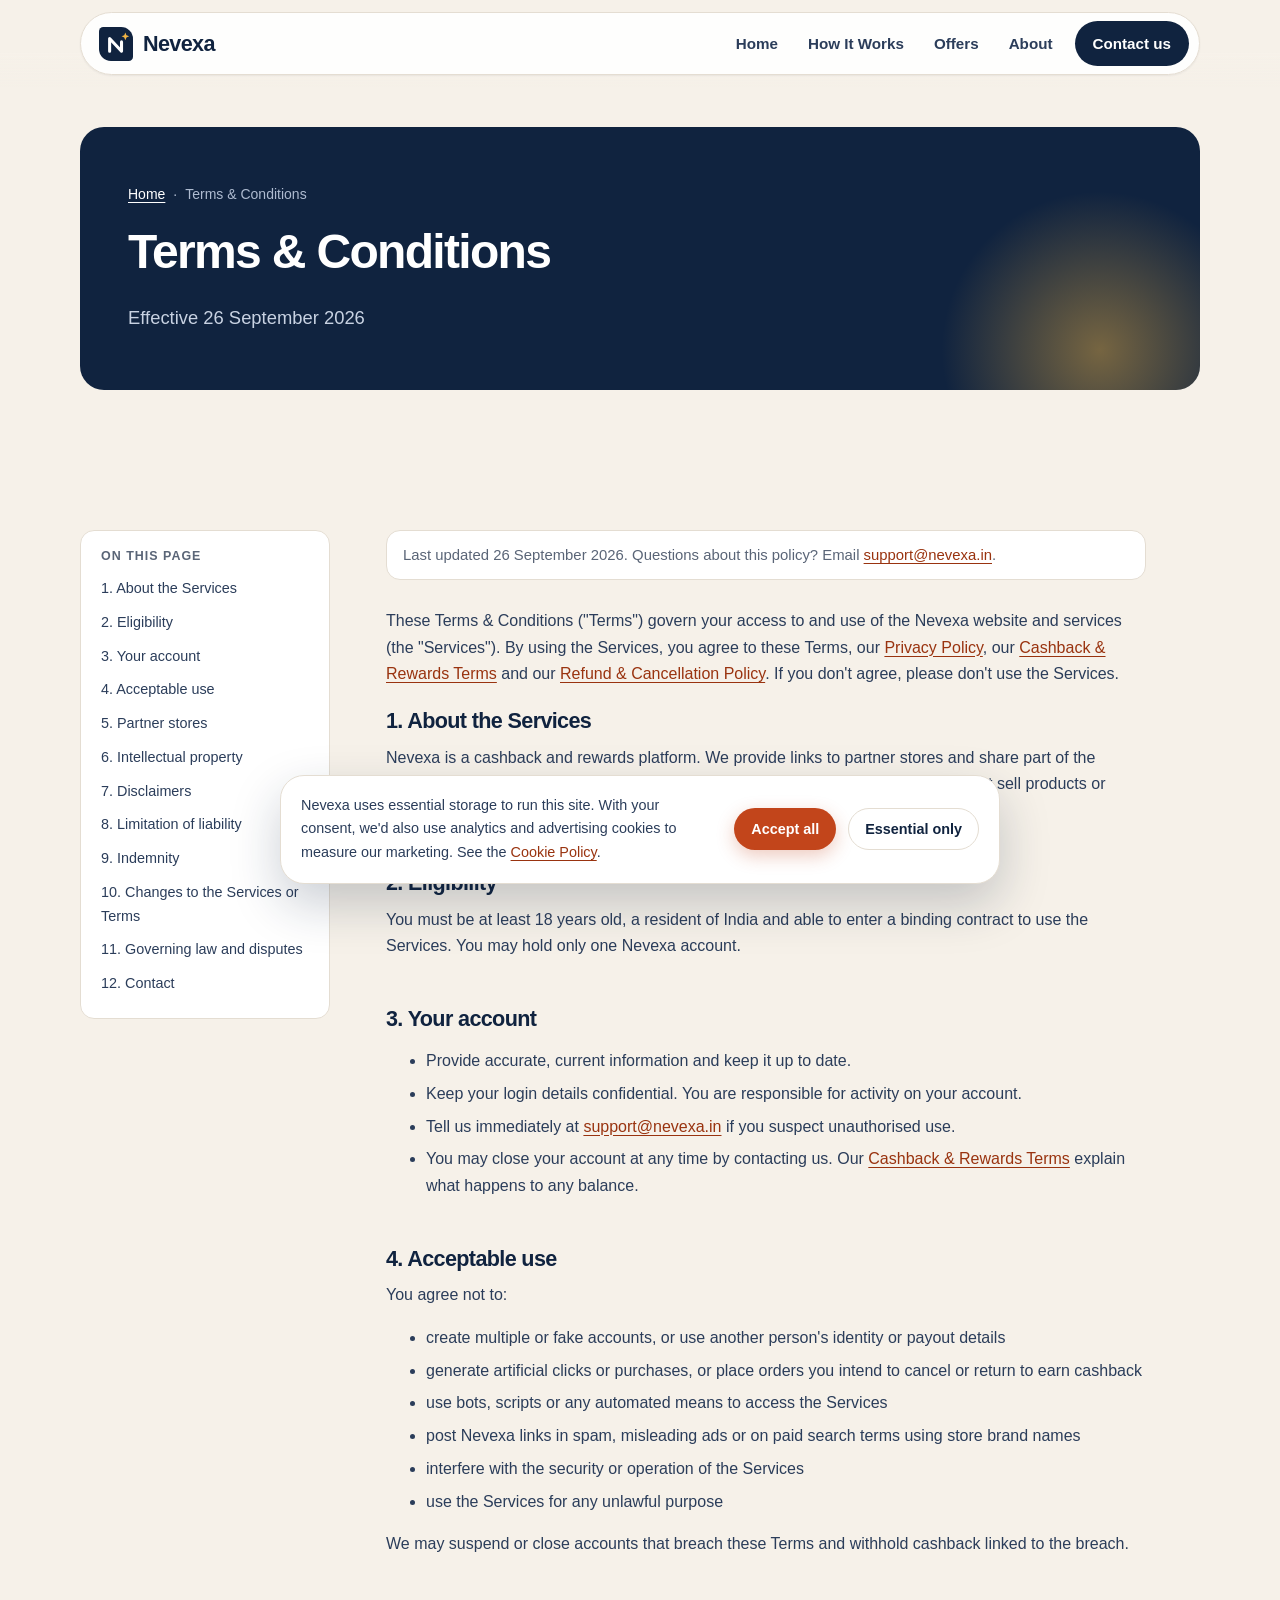
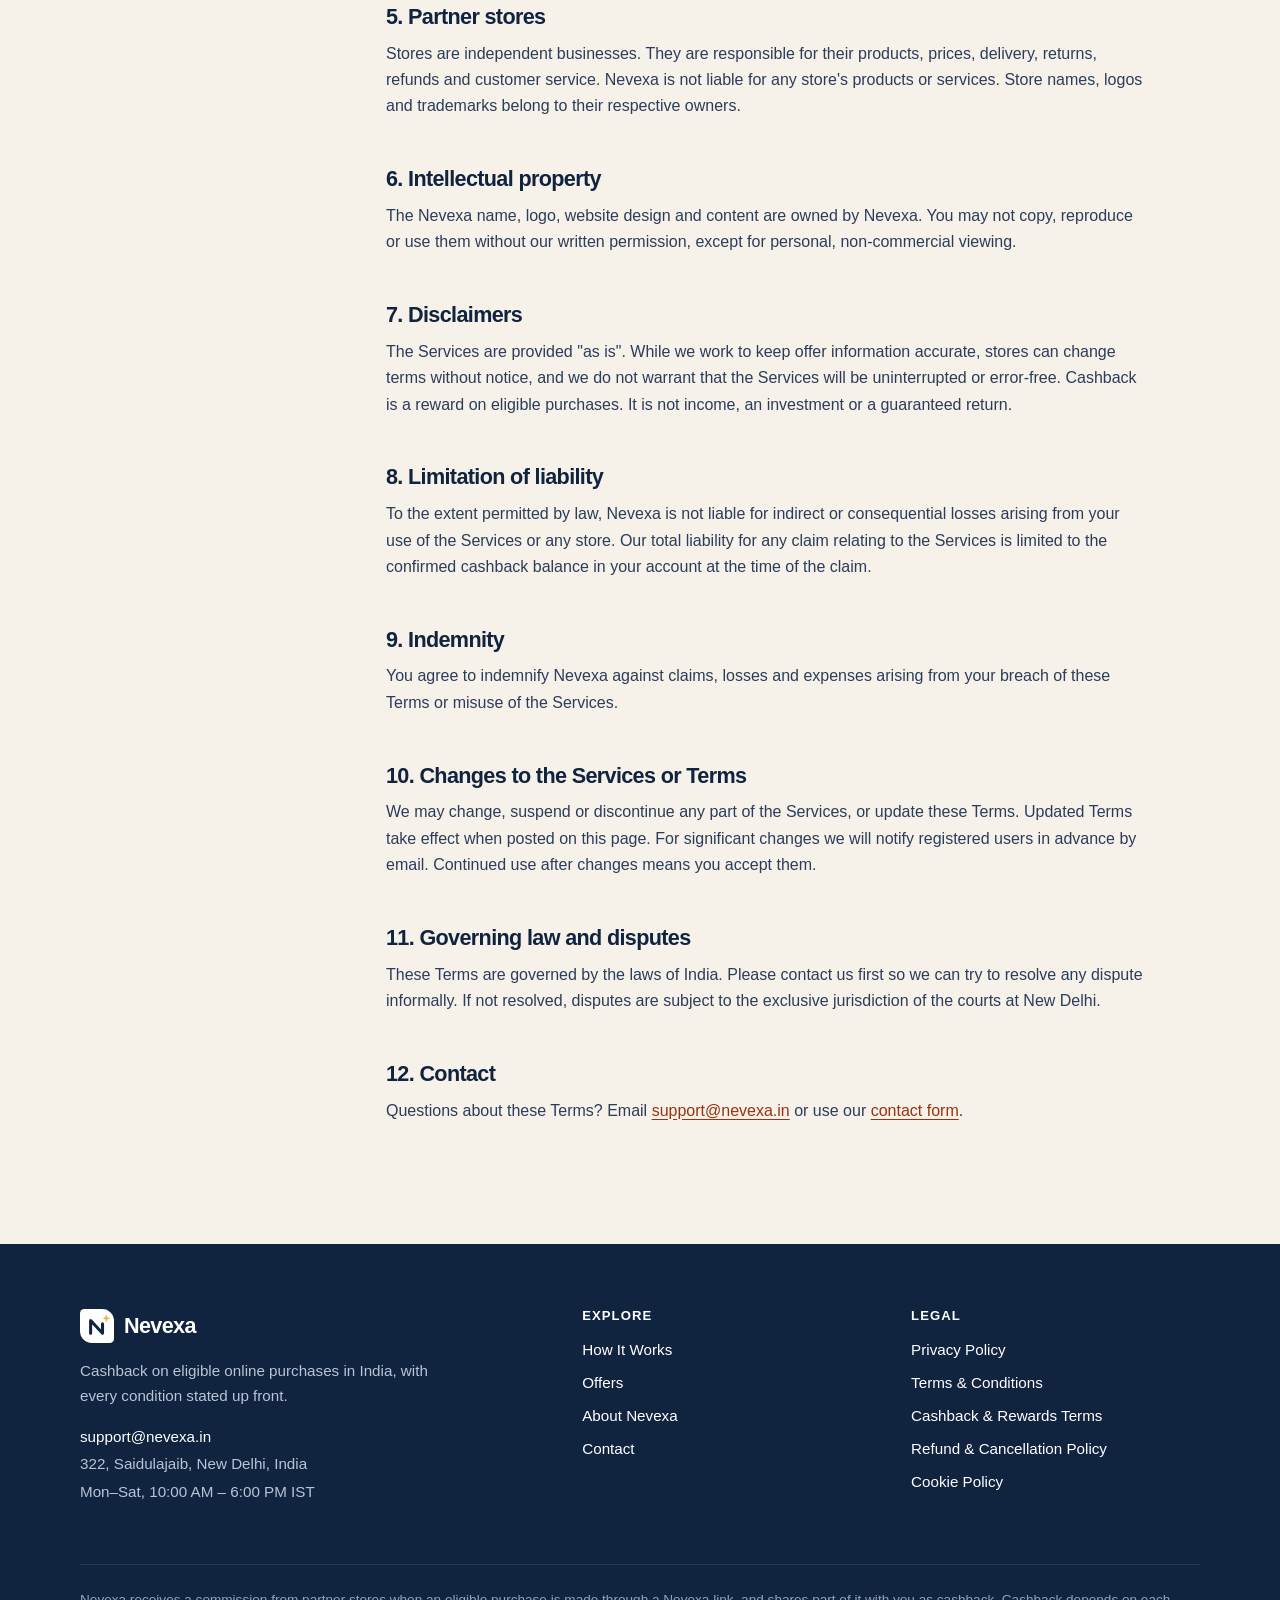
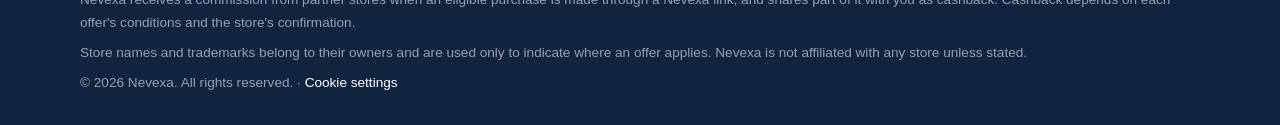
<file: terms.html>
<!doctype html>
<html lang="en-IN">
<head>
<meta charset="utf-8">
<meta name="viewport" content="width=device-width, initial-scale=1">
<title>Terms &amp; Conditions — Nevexa</title>
<meta name="description" content="The terms that govern your use of the Nevexa website and services.">
<meta name="robots" content="index, follow">
<link rel="canonical" href="https://nevexa.in/terms.html">
<meta name="theme-color" content="#10233f">
<meta property="og:type" content="website">
<meta property="og:site_name" content="Nevexa">
<meta property="og:locale" content="en_IN">
<meta property="og:title" content="Terms &amp; Conditions — Nevexa">
<meta property="og:description" content="The terms that govern your use of the Nevexa website and services.">
<meta property="og:url" content="https://nevexa.in/terms.html">
<meta property="og:image" content="https://nevexa.in/assets/img/og-image.png">
<meta property="og:image:width" content="1200">
<meta property="og:image:height" content="630">
<meta property="og:image:alt" content="Nevexa — cashback and rewards on online shopping in India">
<meta name="twitter:card" content="summary_large_image">
<meta name="twitter:title" content="Terms &amp; Conditions — Nevexa">
<meta name="twitter:description" content="The terms that govern your use of the Nevexa website and services.">
<meta name="twitter:image" content="https://nevexa.in/assets/img/og-image.png">
<link rel="icon" href="favicon.ico" sizes="32x32">
<link rel="icon" href="assets/img/favicon.svg" type="image/svg+xml">
<link rel="apple-touch-icon" href="assets/img/apple-touch-icon.png">
<link rel="manifest" href="site.webmanifest">
<link rel="stylesheet" href="assets/css/style.css">

</head>
<body>
<a class="skip-link" href="#main">Skip to content</a>
<header class="site-header">
  <div class="container">
    <div class="nav-shell">
      <a class="brand" href="index.html" aria-label="Nevexa home"><svg viewBox="0 0 40 40" aria-hidden="true" focusable="false"><path d="M5 0h21a14 14 0 0 1 14 14v21a5 5 0 0 1-5 5H14A14 14 0 0 1 0 26V5a5 5 0 0 1 5-5z" fill="#10233f"/><path d="M12.5 28.5v-15l14 15v-11" fill="none" stroke="#fff" stroke-width="3.6" stroke-linecap="round" stroke-linejoin="round"/><path d="M31 6.5l1.3 3.2 3.2 1.3-3.2 1.3L31 15.5l-1.3-3.2-3.2-1.3 3.2-1.3z" fill="#f2b544"/></svg><span>Nevexa</span></a>
      <button class="nav-toggle" type="button" aria-expanded="false" aria-controls="site-nav" aria-label="Open menu"><svg class="icon-open" viewBox="0 0 24 24" fill="none" stroke="currentColor" stroke-width="1.8" stroke-linecap="round" stroke-linejoin="round" aria-hidden="true" focusable="false"><path d="M4 7h16M4 12h16M4 17h16"/></svg><svg class="icon-close" viewBox="0 0 24 24" fill="none" stroke="currentColor" stroke-width="1.8" stroke-linecap="round" stroke-linejoin="round" aria-hidden="true" focusable="false"><path d="M6 6l12 12M18 6L6 18"/></svg></button>
      <nav id="site-nav" class="site-nav" aria-label="Main">
        <ul>
          <li><a href="index.html">Home</a></li><li><a href="how-it-works.html">How It Works</a></li><li><a href="offers.html">Offers</a></li><li><a href="about.html">About</a></li>
          <li class="nav-cta"><a href="contact.html">Contact us</a></li>
        </ul>
      </nav>
    </div>
  </div>
</header>
<main id="main">
<section class="page-head">
  <div class="container"><div class="panel">
    <nav class="crumbs" aria-label="Breadcrumb"><ol><li><a href="index.html">Home</a></li><li aria-current="page">Terms &amp; Conditions</li></ol></nav>
    <h1>Terms &amp; Conditions</h1>
    <p class="lead">Effective 26 September 2026</p>
  </div></div>
</section>
<section class="section">
  <div class="container legal-layout">
    <aside class="toc" aria-label="On this page"><h2>On this page</h2><ol><li><a href="#about">1. About the Services</a></li><li><a href="#eligibility">2. Eligibility</a></li><li><a href="#account">3. Your account</a></li><li><a href="#acceptable-use">4. Acceptable use</a></li><li><a href="#stores">5. Partner stores</a></li><li><a href="#ip">6. Intellectual property</a></li><li><a href="#disclaimer">7. Disclaimers</a></li><li><a href="#liability">8. Limitation of liability</a></li><li><a href="#indemnity">9. Indemnity</a></li><li><a href="#changes">10. Changes to the Services or Terms</a></li><li><a href="#law">11. Governing law and disputes</a></li><li><a href="#contact">12. Contact</a></li></ol></aside>
    <article class="prose">
      <p class="meta">Last updated 26 September 2026. Questions about this policy? Email <a href="mailto:support@nevexa.in">support@nevexa.in</a>.</p>
      <p>These Terms &amp; Conditions ("Terms") govern your access to and use of the Nevexa website and services (the "Services"). By using the Services, you agree to these Terms, our <a href="privacy-policy.html">Privacy Policy</a>, our <a href="cashback-terms.html">Cashback &amp; Rewards Terms</a> and our <a href="refund-policy.html">Refund &amp; Cancellation Policy</a>. If you don't agree, please don't use the Services.</p>

<h2 id="about">1. About the Services</h2>
<p>Nevexa is a cashback and rewards platform. We provide links to partner stores and share part of the commission we receive for eligible purchases with you as cashback. Nevexa does not sell products or services itself. Your purchase is a contract between you and the store.</p>

<h2 id="eligibility">2. Eligibility</h2>
<p>You must be at least 18 years old, a resident of India and able to enter a binding contract to use the Services. You may hold only one Nevexa account.</p>

<h2 id="account">3. Your account</h2>
<ul>
  <li>Provide accurate, current information and keep it up to date.</li>
  <li>Keep your login details confidential. You are responsible for activity on your account.</li>
  <li>Tell us immediately at <a href="mailto:support@nevexa.in">support@nevexa.in</a> if you suspect unauthorised use.</li>
  <li>You may close your account at any time by contacting us. Our <a href="cashback-terms.html">Cashback &amp; Rewards Terms</a> explain what happens to any balance.</li>
</ul>

<h2 id="acceptable-use">4. Acceptable use</h2>
<p>You agree not to:</p>
<ul>
  <li>create multiple or fake accounts, or use another person's identity or payout details</li>
  <li>generate artificial clicks or purchases, or place orders you intend to cancel or return to earn cashback</li>
  <li>use bots, scripts or any automated means to access the Services</li>
  <li>post Nevexa links in spam, misleading ads or on paid search terms using store brand names</li>
  <li>interfere with the security or operation of the Services</li>
  <li>use the Services for any unlawful purpose</li>
</ul>
<p>We may suspend or close accounts that breach these Terms and withhold cashback linked to the breach.</p>

<h2 id="stores">5. Partner stores</h2>
<p>Stores are independent businesses. They are responsible for their products, prices, delivery, returns, refunds and customer service. Nevexa is not liable for any store's products or services. Store names, logos and trademarks belong to their respective owners.</p>

<h2 id="ip">6. Intellectual property</h2>
<p>The Nevexa name, logo, website design and content are owned by Nevexa. You may not copy, reproduce or use them without our written permission, except for personal, non-commercial viewing.</p>

<h2 id="disclaimer">7. Disclaimers</h2>
<p>The Services are provided "as is". While we work to keep offer information accurate, stores can change terms without notice, and we do not warrant that the Services will be uninterrupted or error-free. Cashback is a reward on eligible purchases. It is not income, an investment or a guaranteed return.</p>

<h2 id="liability">8. Limitation of liability</h2>
<p>To the extent permitted by law, Nevexa is not liable for indirect or consequential losses arising from your use of the Services or any store. Our total liability for any claim relating to the Services is limited to the confirmed cashback balance in your account at the time of the claim.</p>

<h2 id="indemnity">9. Indemnity</h2>
<p>You agree to indemnify Nevexa against claims, losses and expenses arising from your breach of these Terms or misuse of the Services.</p>

<h2 id="changes">10. Changes to the Services or Terms</h2>
<p>We may change, suspend or discontinue any part of the Services, or update these Terms. Updated Terms take effect when posted on this page. For significant changes we will notify registered users in advance by email. Continued use after changes means you accept them.</p>

<h2 id="law">11. Governing law and disputes</h2>
<p>These Terms are governed by the laws of India. Please contact us first so we can try to resolve any dispute informally. If not resolved, disputes are subject to the exclusive jurisdiction of the courts at New Delhi.</p>

<h2 id="contact">12. Contact</h2>
<p>Questions about these Terms? Email <a href="mailto:support@nevexa.in">support@nevexa.in</a> or use our <a href="contact.html">contact form</a>.</p>

    </article>
  </div>
</section>
</main>
<footer class="site-footer">
  <div class="container">
    <div class="footer-grid">
      <div class="footer-about">
        <a class="brand" href="index.html" aria-label="Nevexa home"><svg viewBox="0 0 40 40" aria-hidden="true" focusable="false"><path d="M5 0h21a14 14 0 0 1 14 14v21a5 5 0 0 1-5 5H14A14 14 0 0 1 0 26V5a5 5 0 0 1 5-5z" fill="#10233f"/><path d="M12.5 28.5v-15l14 15v-11" fill="none" stroke="#fff" stroke-width="3.6" stroke-linecap="round" stroke-linejoin="round"/><path d="M31 6.5l1.3 3.2 3.2 1.3-3.2 1.3L31 15.5l-1.3-3.2-3.2-1.3 3.2-1.3z" fill="#f2b544"/></svg><span>Nevexa</span></a>
        <p>Cashback on eligible online purchases in India, with every condition stated up front.</p>
        <p class="footer-contact"><a href="mailto:support@nevexa.in">support@nevexa.in</a><br>322, Saidulajaib, New Delhi, India<br>Mon–Sat, 10:00 AM – 6:00 PM IST</p>
      </div>
      <div>
        <h2>Explore</h2>
        <ul>
          <li><a href="how-it-works.html">How It Works</a></li>
          <li><a href="offers.html">Offers</a></li>
          <li><a href="about.html">About Nevexa</a></li>
          <li><a href="contact.html">Contact</a></li>
        </ul>
      </div>
      <div>
        <h2>Legal</h2>
        <ul><li><a href="privacy-policy.html">Privacy Policy</a></li><li><a href="terms.html">Terms & Conditions</a></li><li><a href="cashback-terms.html">Cashback & Rewards Terms</a></li><li><a href="refund-policy.html">Refund & Cancellation Policy</a></li><li><a href="cookie-policy.html">Cookie Policy</a></li></ul>
      </div>
    </div>
    <div class="footer-disclosure">
      <p>Nevexa receives a commission from partner stores when an eligible purchase is made through a Nevexa link, and shares part of it with you as cashback. Cashback depends on each offer's conditions and the store's confirmation.</p>
      <p>Store names and trademarks belong to their owners and are used only to indicate where an offer applies. Nevexa is not affiliated with any store unless stated.</p>
      <p>&copy; <span data-year>2026</span> Nevexa. All rights reserved. · <a href="#" data-consent-reset>Cookie settings</a></p>
    </div>
  </div>
</footer>
<div id="cookie-banner" class="cookie-banner" role="region" aria-label="Cookie consent" hidden>
  <p>Nevexa uses essential storage to run this site. With your consent, we'd also use analytics and advertising cookies to measure our marketing. See the <a href="cookie-policy.html">Cookie Policy</a>.</p>
  <div class="btn-row">
    <button type="button" class="btn btn-primary" data-consent-accept>Accept all</button>
    <button type="button" class="btn btn-outline" data-consent-reject>Essential only</button>
  </div>
</div>
<script src="assets/js/main.js" defer></script>
</body>
</html>
</file>
<file: assets/css/style.css>
/* Nevexa — site stylesheet */
:root {
  --navy: #10233f;
  --navy-2: #2b3d5a;
  --muted: #5a6577;
  --clay: #c2451b;
  --clay-700: #99330f;
  --clay-50: #fbebe3;
  --gold: #f2b544;
  --gold-50: #fdf3dc;
  --sky: #e2ecf8;
  --sky-700: #2c5a93;
  --sand: #f6f1e9;
  --sand-2: #ece3d6;
  --white: #ffffff;
  --line: #e4ddd2;
  --danger: #b42318;
  --success: #17663f;
  --r: 14px;
  --r-lg: 24px;
  --shadow-sm: 0 1px 2px rgba(16, 35, 63, .06);
  --shadow: 0 2px 4px rgba(16, 35, 63, .04), 0 14px 40px rgba(16, 35, 63, .08);
  --max: 1160px;
  --font: -apple-system, BlinkMacSystemFont, "Segoe UI", Roboto, "Noto Sans", "Helvetica Neue", Arial, sans-serif;
}

*, *::before, *::after { box-sizing: border-box; }
html { -webkit-text-size-adjust: 100%; scroll-behavior: smooth; }
@media (prefers-reduced-motion: reduce) { html { scroll-behavior: auto; } * { transition: none !important; } }
body { margin: 0; font-family: var(--font); font-size: 1rem; line-height: 1.65; color: var(--navy); background: var(--sand); }
img, svg { display: block; max-width: 100%; }
a { color: var(--clay-700); text-underline-offset: 3px; }
a:hover { color: var(--navy); }
h1, h2, h3 { margin: 0 0 .5em; line-height: 1.15; color: var(--navy); letter-spacing: -0.02em; }
h1 { font-size: clamp(2.2rem, 5.2vw, 3.7rem); font-weight: 700; letter-spacing: -0.035em; }
h2 { font-size: clamp(1.65rem, 3.2vw, 2.4rem); font-weight: 700; letter-spacing: -0.03em; }
h3 { font-size: 1.125rem; font-weight: 700; }
p { margin: 0 0 1em; }
:focus-visible { outline: 3px solid var(--gold); outline-offset: 2px; border-radius: 6px; }
.container { width: 100%; max-width: var(--max); margin: 0 auto; padding: 0 20px; }
.skip-link { position: absolute; left: -999px; top: 8px; z-index: 100; background: var(--navy); color: #fff; padding: 10px 16px; border-radius: 10px; }
.skip-link:focus { left: 8px; color: #fff; }
.visually-hidden { position: absolute !important; width: 1px; height: 1px; overflow: hidden; clip: rect(0 0 0 0); white-space: nowrap; }
.accent { color: var(--clay); }

/* Header: floating pill */
.site-header { position: sticky; top: 0; z-index: 50; padding: 12px 0; background: linear-gradient(var(--sand) 60%, rgba(246, 241, 233, 0)); }
.nav-shell { position: relative; display: flex; align-items: center; justify-content: space-between; gap: 16px; min-height: 62px; padding: 8px 10px 8px 18px; background: rgba(255, 255, 255, .88); backdrop-filter: blur(12px); -webkit-backdrop-filter: blur(12px); border: 1px solid var(--line); border-radius: 999px; box-shadow: var(--shadow-sm); }
.brand { display: inline-flex; align-items: center; gap: 10px; color: var(--navy); text-decoration: none; font-size: 1.35rem; font-weight: 700; letter-spacing: -0.03em; }
.brand:hover { color: var(--navy); }
.brand svg { width: 34px; height: 34px; flex: none; }
.nav-toggle { display: none; width: 44px; height: 44px; border: 1px solid var(--line); border-radius: 50%; background: var(--white); color: var(--navy); cursor: pointer; align-items: center; justify-content: center; }
.nav-toggle svg { width: 22px; height: 22px; }
.nav-toggle .icon-close { display: none; }
.nav-toggle[aria-expanded="true"] .icon-open { display: none; }
.nav-toggle[aria-expanded="true"] .icon-close { display: block; }
.site-nav ul { list-style: none; margin: 0; padding: 0; display: flex; align-items: center; gap: 2px; }
.site-nav a { display: block; padding: 9px 14px; border-radius: 999px; color: var(--navy-2); text-decoration: none; font-weight: 600; font-size: .95rem; }
.site-nav a:hover { background: var(--sand); color: var(--navy); }
.site-nav a[aria-current="page"] { background: var(--sky); color: var(--navy); }
.site-nav .nav-cta { margin-left: 6px; }
.site-nav .nav-cta a { background: var(--navy); color: #fff; padding: 10px 18px; }
.site-nav .nav-cta a:hover, .site-nav .nav-cta a[aria-current="page"] { background: var(--clay); color: #fff; }
@media (max-width: 880px) {
  .nav-toggle { display: inline-flex; }
  .site-nav { position: absolute; top: calc(100% + 8px); left: 0; right: 0; display: none; background: var(--white); border: 1px solid var(--line); border-radius: var(--r-lg); box-shadow: var(--shadow); }
  .site-nav.is-open { display: block; }
  .site-nav ul { flex-direction: column; align-items: stretch; padding: 10px; gap: 2px; }
  .site-nav a { padding: 13px 16px; font-size: 1.02rem; border-radius: var(--r); }
  .site-nav .nav-cta { margin: 6px 0 0; }
  .site-nav .nav-cta a { text-align: center; }
}

/* Buttons */
.btn { display: inline-flex; align-items: center; justify-content: center; gap: 8px; min-height: 50px; padding: 13px 24px; border-radius: 999px; font: inherit; font-weight: 700; line-height: 1.2; text-decoration: none; cursor: pointer; border: 1.5px solid transparent; transition: background-color .15s, color .15s, border-color .15s, box-shadow .15s; }
.btn svg { width: 18px; height: 18px; }
.btn-primary { background: var(--clay); color: #fff; box-shadow: 0 6px 18px rgba(194, 69, 27, .28); }
.btn-primary:hover { background: var(--clay-700); color: #fff; }
.btn-outline { background: var(--white); color: var(--navy); border-color: var(--line); }
.btn-outline:hover { border-color: var(--navy); color: var(--navy); }
.btn-navy { background: var(--navy); color: #fff; }
.btn-navy:hover { background: var(--navy-2); color: #fff; }
.btn-light { background: #fff; color: var(--navy); }
.btn-light:hover { background: var(--gold-50); color: var(--navy); }
.btn-row { display: flex; flex-wrap: wrap; gap: 12px; }

/* Sections */
.section { padding: 84px 0; }
.section-sm { padding: 56px 0; }
.surface { background: var(--white); }
.eyebrow { display: inline-block; margin-bottom: 12px; padding: 5px 12px; border-radius: 999px; background: var(--clay-50); color: var(--clay-700); font-size: .8rem; font-weight: 700; letter-spacing: .04em; }
.eyebrow.sky { background: var(--sky); color: var(--sky-700); }
.head { max-width: 680px; margin-bottom: 44px; }
.head.center { margin-left: auto; margin-right: auto; text-align: center; }
.lead { font-size: 1.15rem; color: var(--muted); }
@media (max-width: 640px) { .section { padding: 60px 0; } }

/* Hero */
.hero { position: relative; padding: 48px 0 88px; overflow: hidden; }
.hero::before, .hero::after { content: ""; position: absolute; border-radius: 50%; filter: blur(70px); opacity: .55; pointer-events: none; }
.hero::before { width: 460px; height: 460px; right: -80px; top: -60px; background: #f7c9b3; }
.hero::after { width: 380px; height: 380px; right: 280px; bottom: -160px; background: #cfe0f5; }
.hero-grid { position: relative; z-index: 1; display: grid; grid-template-columns: 1.05fr .95fr; gap: 56px; align-items: center; }
.hero .lead { max-width: 540px; margin-bottom: 30px; }
.hero-note { display: flex; gap: 10px; margin-top: 22px; max-width: 520px; font-size: .92rem; color: var(--muted); }
.hero-note svg { width: 18px; height: 18px; flex: none; margin-top: 3px; color: var(--sky-700); }
.hero-art svg { width: 100%; height: auto; }
@media (max-width: 880px) { .hero { padding: 24px 0 64px; } .hero-grid { grid-template-columns: 1fr; gap: 40px; } .hero-art { max-width: 460px; width: 100%; margin: 0 auto; } }

/* Inner page heading */
.page-head { padding: 40px 0 56px; }
.page-head .panel { position: relative; overflow: hidden; background: var(--navy); color: #fff; border-radius: var(--r-lg); padding: 56px 48px; }
.page-head .panel::after { content: ""; position: absolute; right: -60px; bottom: -120px; width: 320px; height: 320px; border-radius: 50%; background: radial-gradient(circle, rgba(242, 181, 68, .45), rgba(242, 181, 68, 0) 70%); }
.page-head .panel > * { position: relative; z-index: 1; }
.page-head h1 { color: #fff; font-size: clamp(2rem, 4.4vw, 3rem); max-width: 760px; }
.page-head .lead { color: #c8d2e2; margin: 0; max-width: 700px; }
.crumbs { font-size: .875rem; margin-bottom: 18px; color: #aebbd0; }
.crumbs ol { list-style: none; margin: 0; padding: 0; display: flex; flex-wrap: wrap; gap: 8px; }
.crumbs li + li::before { content: "·"; margin-right: 8px; }
.crumbs a { color: #fff; }
@media (max-width: 640px) { .page-head { padding: 16px 0 40px; } .page-head .panel { padding: 36px 24px; } }

/* Cards */
.card { background: var(--white); border: 1px solid var(--line); border-radius: var(--r-lg); padding: 28px; box-shadow: var(--shadow-sm); }
.card p { color: var(--muted); }
.card p:last-child { margin-bottom: 0; }
.ico { width: 48px; height: 48px; border-radius: 14px; display: grid; place-items: center; margin-bottom: 18px; background: var(--sky); color: var(--sky-700); }
.ico svg { width: 24px; height: 24px; }
.ico.clay { background: var(--clay-50); color: var(--clay-700); }
.ico.gold { background: var(--gold-50); color: #8a5a00; }
.grid { display: grid; gap: 20px; }
.g3 { grid-template-columns: repeat(3, 1fr); }
.g2 { grid-template-columns: repeat(2, 1fr); }
@media (max-width: 900px) { .g3 { grid-template-columns: 1fr 1fr; } }
@media (max-width: 640px) { .g3, .g2 { grid-template-columns: 1fr; } }

/* Bento (home benefits) */
.bento { display: grid; grid-template-columns: repeat(6, 1fr); gap: 20px; }
.bento .card:nth-child(1) { grid-column: span 4; background: var(--navy); border-color: var(--navy); }
.bento .card:nth-child(1) h3 { color: #fff; font-size: 1.4rem; }
.bento .card:nth-child(1) p { color: #c8d2e2; max-width: 460px; }
.bento .card:nth-child(1) .ico { background: rgba(255,255,255,.12); color: var(--gold); }
.bento .card:nth-child(2) { grid-column: span 2; background: var(--gold-50); border-color: #f1ddb0; }
.bento .card:nth-child(3), .bento .card:nth-child(4), .bento .card:nth-child(5) { grid-column: span 2; }
@media (max-width: 900px) { .bento { grid-template-columns: 1fr 1fr; } .bento .card:nth-child(n) { grid-column: span 1; } .bento .card:nth-child(1) { grid-column: 1 / -1; } }
@media (max-width: 600px) { .bento { grid-template-columns: 1fr; } }

/* Steps */
.steps4 { list-style: none; margin: 0; padding: 0; display: grid; grid-template-columns: repeat(4, 1fr); gap: 20px; counter-reset: s; }
.steps4 li { counter-increment: s; position: relative; background: var(--white); border: 1px solid var(--line); border-radius: var(--r-lg); padding: 26px 22px; }
.steps4 li::before { content: counter(s); display: grid; place-items: center; width: 40px; height: 40px; border-radius: 12px; background: var(--clay); color: #fff; font-weight: 700; margin-bottom: 16px; }
.steps4 p { color: var(--muted); margin: 0; font-size: .96rem; }
@media (max-width: 960px) { .steps4 { grid-template-columns: 1fr 1fr; } }
@media (max-width: 560px) { .steps4 { grid-template-columns: 1fr; } }

/* Vertical timeline (how it works) */
.timeline { list-style: none; margin: 0; padding: 0; max-width: 820px; }
.timeline li { position: relative; display: grid; grid-template-columns: 72px 1fr; gap: 20px; padding-bottom: 36px; }
.timeline li:last-child { padding-bottom: 0; }
.timeline li::before { content: ""; position: absolute; left: 35px; top: 64px; bottom: 6px; width: 2px; background: var(--sand-2); }
.timeline li:last-child::before { display: none; }
.timeline .n { width: 72px; height: 72px; border-radius: 22px; background: var(--white); border: 1px solid var(--line); display: grid; place-items: center; font-size: 1.6rem; font-weight: 700; color: var(--clay); box-shadow: var(--shadow-sm); }
.timeline h3 { margin-top: 10px; font-size: 1.25rem; }
.timeline p { color: var(--muted); margin: 0 0 8px; }
.timeline .meta { display: inline-block; font-size: .85rem; font-weight: 600; color: var(--sky-700); background: var(--sky); padding: 4px 12px; border-radius: 999px; }
@media (max-width: 560px) { .timeline li { grid-template-columns: 52px 1fr; gap: 16px; } .timeline .n { width: 52px; height: 52px; border-radius: 16px; font-size: 1.2rem; } .timeline li::before { left: 25px; top: 58px; } .timeline h3 { margin-top: 2px; } }

/* Status chips */
.status { display: inline-block; font-size: .8rem; font-weight: 700; padding: 3px 11px; border-radius: 999px; white-space: nowrap; }
.st-tracked { background: var(--sky); color: var(--sky-700); }
.st-pending { background: var(--gold-50); color: #8a5a00; }
.st-confirmed { background: #dff3e7; color: var(--success); }
.st-declined { background: #fde4e1; color: var(--danger); }
.st-paid { background: var(--navy); color: #fff; }

/* Note boxes */
.note { background: var(--white); border: 1px solid var(--line); border-radius: var(--r-lg); padding: 26px 28px; box-shadow: var(--shadow-sm); position: relative; overflow: hidden; }
.note::before { content: ""; position: absolute; left: 0; top: 0; bottom: 0; width: 6px; background: var(--gold); }
.note h3 { margin-bottom: 8px; }
.note p, .note li { color: var(--navy-2); }
.note ul { margin: 8px 0 0; padding-left: 1.2em; }
.note p:last-child, .note ul:last-child { margin-bottom: 0; }
.note.sky::before { background: var(--sky-700); }

.checks { list-style: none; margin: 0; padding: 0; display: grid; gap: 12px; }
.checks li { position: relative; padding-left: 32px; color: var(--navy-2); }
.checks li::before { content: ""; position: absolute; left: 0; top: .2em; width: 22px; height: 22px; border-radius: 8px; background: #dff3e7 url("data:image/svg+xml,%3Csvg xmlns='http://www.w3.org/2000/svg' viewBox='0 0 22 22' fill='none' stroke='%2317663f' stroke-width='2.4' stroke-linecap='round' stroke-linejoin='round'%3E%3Cpath d='M6.5 11.3l3 3 6-6.3'/%3E%3C/svg%3E") center/22px no-repeat; }
.checks.x li::before { background: #fde4e1 url("data:image/svg+xml,%3Csvg xmlns='http://www.w3.org/2000/svg' viewBox='0 0 22 22' fill='none' stroke='%23b42318' stroke-width='2.4' stroke-linecap='round'%3E%3Cpath d='M7.5 7.5l7 7M14.5 7.5l-7 7'/%3E%3C/svg%3E") center/22px no-repeat; }

.split { display: grid; grid-template-columns: 1fr 1fr; gap: 56px; align-items: start; }
.split.mid { align-items: center; }
@media (max-width: 880px) { .split { grid-template-columns: 1fr; gap: 32px; } }

/* Offers board */
.toolbar { display: flex; flex-wrap: wrap; gap: 8px; margin-bottom: 24px; }
.chip { font: inherit; font-weight: 600; font-size: .93rem; min-height: 42px; padding: 9px 18px; border-radius: 999px; border: 1px solid var(--line); background: var(--white); color: var(--navy-2); cursor: pointer; }
.chip:hover { border-color: var(--navy); }
.chip[aria-pressed="true"] { background: var(--navy); border-color: var(--navy); color: #fff; }
.board { display: grid; gap: 14px; }
.offer { background: var(--white); border: 1px solid var(--line); border-radius: var(--r-lg); box-shadow: var(--shadow-sm); overflow: hidden; }
.offer[hidden] { display: none; }
.offer summary { list-style: none; cursor: pointer; display: grid; grid-template-columns: 52px 1.3fr 1fr 1fr 32px; gap: 18px; align-items: center; padding: 20px 22px; }
.offer summary::-webkit-details-marker { display: none; }
.offer .ico { margin: 0; width: 52px; height: 52px; }
.offer .ttl strong { display: block; font-size: 1.08rem; }
.offer .ttl span { color: var(--muted); font-size: .92rem; }
.offer .kv small { display: block; font-size: .75rem; font-weight: 700; letter-spacing: .05em; text-transform: uppercase; color: var(--muted); }
.offer .kv span { font-weight: 600; font-size: .95rem; }
.offer .chev { width: 32px; height: 32px; border-radius: 50%; background: var(--sand); display: grid; place-items: center; transition: transform .2s; }
.offer .chev svg { width: 16px; height: 16px; }
.offer[open] .chev { transform: rotate(180deg); }
.offer .body { display: grid; grid-template-columns: repeat(3, 1fr); gap: 20px; padding: 4px 22px 24px 92px; }
.offer .body h4 { margin: 0 0 6px; font-size: .95rem; }
.offer .body ul { margin: 0; padding-left: 1.1em; color: var(--muted); font-size: .93rem; }
.offer .body li { margin-bottom: 4px; }
@media (max-width: 860px) {
  .offer summary { grid-template-columns: 48px 1fr 32px; }
  .offer .ico { width: 48px; height: 48px; }
  .offer .kv { display: none; }
  .offer .body { grid-template-columns: 1fr; padding: 0 22px 22px; }
}
.anatomy { display: grid; grid-template-columns: repeat(5, 1fr); gap: 16px; counter-reset: a; }
.anatomy > div { counter-increment: a; background: var(--white); border: 1px solid var(--line); border-radius: var(--r); padding: 22px; }
.anatomy > div::before { content: "0" counter(a); display: block; font-size: .8rem; font-weight: 700; color: var(--clay); margin-bottom: 8px; letter-spacing: .06em; }
.anatomy h3 { font-size: 1rem; }
.anatomy p { color: var(--muted); font-size: .93rem; margin: 0; }
@media (max-width: 1000px) { .anatomy { grid-template-columns: repeat(3, 1fr); } }
@media (max-width: 640px) { .anatomy { grid-template-columns: 1fr; } }

/* Table */
.table-wrap { overflow-x: auto; background: var(--white); border: 1px solid var(--line); border-radius: var(--r); }
table { width: 100%; border-collapse: collapse; font-size: .95rem; }
th, td { text-align: left; padding: 14px 18px; border-bottom: 1px solid var(--line); vertical-align: top; }
th { background: var(--sand); font-weight: 700; white-space: nowrap; }
tr:last-child td { border-bottom: 0; }
td { color: var(--navy-2); }

/* FAQ */
.faq { display: grid; gap: 12px; max-width: 820px; }
.faq.center { margin: 0 auto; }
.faq details { background: var(--white); border: 1px solid var(--line); border-radius: var(--r); }
.faq summary { list-style: none; cursor: pointer; padding: 18px 56px 18px 22px; font-weight: 700; position: relative; }
.faq summary::-webkit-details-marker { display: none; }
.faq summary::after { content: ""; position: absolute; right: 22px; top: 50%; width: 10px; height: 10px; margin-top: -7px; border-right: 2.5px solid var(--clay); border-bottom: 2.5px solid var(--clay); transform: rotate(45deg); transition: transform .2s; }
.faq details[open] summary::after { transform: rotate(-135deg); margin-top: -2px; }
.faq details > div { padding: 0 22px 20px; color: var(--muted); }
.faq details > div p:last-child { margin: 0; }

/* CTA */
.cta { position: relative; overflow: hidden; background: var(--clay); color: #fff; border-radius: var(--r-lg); padding: 52px; display: grid; grid-template-columns: 1fr auto; gap: 28px; align-items: center; }
.cta::before { content: ""; position: absolute; left: -80px; bottom: -140px; width: 320px; height: 320px; border-radius: 50%; background: rgba(242, 181, 68, .35); }
.cta > * { position: relative; }
.cta h2 { color: #fff; margin-bottom: 8px; }
.cta p { margin: 0; color: #fde3d7; max-width: 560px; }
@media (max-width: 720px) { .cta { grid-template-columns: 1fr; padding: 36px 26px; } }

/* Forms */
.form { display: grid; gap: 18px; }
.row2 { display: grid; grid-template-columns: 1fr 1fr; gap: 18px; }
@media (max-width: 640px) { .row2 { grid-template-columns: 1fr; } }
.field label { display: block; font-weight: 600; font-size: .95rem; margin-bottom: 6px; }
.field .hint { font-weight: 400; color: var(--muted); font-size: .85rem; }
.field input, .field select, .field textarea { width: 100%; font: inherit; color: var(--navy); background: var(--sand); border: 1.5px solid transparent; border-radius: 12px; padding: 12px 14px; min-height: 50px; }
.field textarea { min-height: 140px; resize: vertical; }
.field input:hover, .field select:hover, .field textarea:hover { border-color: var(--sand-2); }
.field input:focus, .field select:focus, .field textarea:focus { outline: none; background: #fff; border-color: var(--navy); box-shadow: 0 0 0 4px rgba(16, 35, 63, .1); }
.field [aria-invalid="true"] { border-color: var(--danger); background: #fff; }
.field .error { color: var(--danger); font-size: .85rem; margin: 6px 0 0; }
.field .error:empty { display: none; }
.field label.check { display: flex; gap: 10px; align-items: flex-start; font-weight: 400; font-size: .93rem; color: var(--navy-2); margin: 0; }
.check input { width: 20px; height: 20px; min-height: 0; margin-top: 3px; accent-color: var(--clay); flex: none; }
.form-status { padding: 14px 16px; border-radius: 12px; font-weight: 600; }
.form-status:empty { display: none; }
.form-status.ok { background: #dff3e7; color: var(--success); }
.form-status.err { background: #fde4e1; color: var(--danger); }
.info { list-style: none; margin: 0; padding: 0; display: grid; gap: 20px; }
.info li { display: flex; gap: 14px; align-items: flex-start; }
.info .ico { margin: 0; width: 44px; height: 44px; flex: none; border-radius: 12px; }
.info .ico svg { width: 20px; height: 20px; }
.info strong { display: block; }
.info span, .info a { color: var(--muted); word-break: break-word; }
.info a { color: var(--clay-700); }

/* Legal */
.legal-layout { display: grid; grid-template-columns: 250px minmax(0, 1fr); gap: 56px; align-items: start; }
.toc { position: sticky; top: 104px; font-size: .9rem; background: var(--white); border: 1px solid var(--line); border-radius: var(--r); padding: 18px 20px; }
.toc h2 { font-size: .78rem; letter-spacing: .08em; text-transform: uppercase; color: var(--muted); margin-bottom: 10px; }
.toc ol { list-style: none; margin: 0; padding: 0; display: grid; gap: 2px; }
.toc a { display: block; padding: 4px 0; color: var(--navy-2); text-decoration: none; }
.toc a:hover { color: var(--clay-700); }
@media (max-width: 880px) { .legal-layout { grid-template-columns: 1fr; gap: 28px; } .toc { position: static; } }
.prose { max-width: 760px; }
.prose h2 { font-size: 1.35rem; margin-top: 2.2em; scroll-margin-top: 104px; }
.prose h2:first-of-type { margin-top: 1em; }
.prose p, .prose li { color: var(--navy-2); }
.prose li { margin-bottom: .4em; }
.prose code { word-break: break-all; }
.prose .meta { background: var(--white); border: 1px solid var(--line); border-radius: var(--r); padding: 12px 16px; font-size: .93rem; color: var(--muted); margin-bottom: 28px; }
.prose .table-wrap { margin-bottom: 1em; }

/* Footer */
.site-footer { background: var(--navy); color: #b9c4d6; padding: 64px 0 30px; font-size: .95rem; margin-top: 20px; }
.site-footer a { color: #fff; text-decoration: none; }
.site-footer a:hover { color: var(--gold); text-decoration: underline; }
.footer-grid { display: grid; grid-template-columns: 1.6fr 1fr 1fr; gap: 40px; }
.footer-about p { max-width: 380px; }
.footer-contact { line-height: 1.8; }
.site-footer .brand { color: #fff; margin-bottom: 14px; }
.site-footer .brand:hover { color: #fff; text-decoration: none; }
.site-footer .brand svg path:first-child { fill: #fff; }
.site-footer .brand svg path:nth-child(2) { stroke: var(--navy); }
.footer-grid h2 { color: #fff; font-size: .82rem; letter-spacing: .08em; text-transform: uppercase; margin-bottom: 14px; }
.footer-grid ul { list-style: none; margin: 0; padding: 0; display: grid; gap: 8px; }
.footer-disclosure { margin-top: 44px; padding-top: 24px; border-top: 1px solid #263a5a; font-size: .85rem; color: #93a1b8; display: grid; gap: 8px; }
.footer-disclosure p { margin: 0; }
@media (max-width: 800px) { .footer-grid { grid-template-columns: 1fr 1fr; } .footer-about { grid-column: 1 / -1; } }
@media (max-width: 440px) { .footer-grid { grid-template-columns: 1fr; } }

/* Cookie banner */
.cookie-banner { position: fixed; z-index: 80; left: 50%; bottom: 16px; transform: translateX(-50%); width: calc(100% - 32px); max-width: 720px; display: flex; gap: 18px; align-items: center; background: var(--white); border: 1px solid var(--line); border-radius: var(--r-lg); box-shadow: 0 20px 50px rgba(16, 35, 63, .22); padding: 18px 20px; }
.cookie-banner[hidden] { display: none; }
.cookie-banner p { margin: 0; font-size: .9rem; color: var(--navy-2); }
.cookie-banner .btn-row { flex-wrap: nowrap; }
.cookie-banner .btn { min-height: 42px; padding: 9px 16px; font-size: .9rem; white-space: nowrap; }
@media (max-width: 640px) { .cookie-banner { flex-direction: column; align-items: stretch; } .cookie-banner .btn-row { flex-wrap: wrap; } }

/* 404 */
.lost { text-align: center; padding: 80px 0 110px; }
.lost .code { display: inline-block; font-size: 1rem; font-weight: 700; color: var(--clay-700); background: var(--clay-50); padding: 6px 16px; border-radius: 999px; margin-bottom: 18px; }
.lost .btn-row { justify-content: center; }

.mt { margin-top: 28px; }
.muted { color: var(--muted); }
</file>
